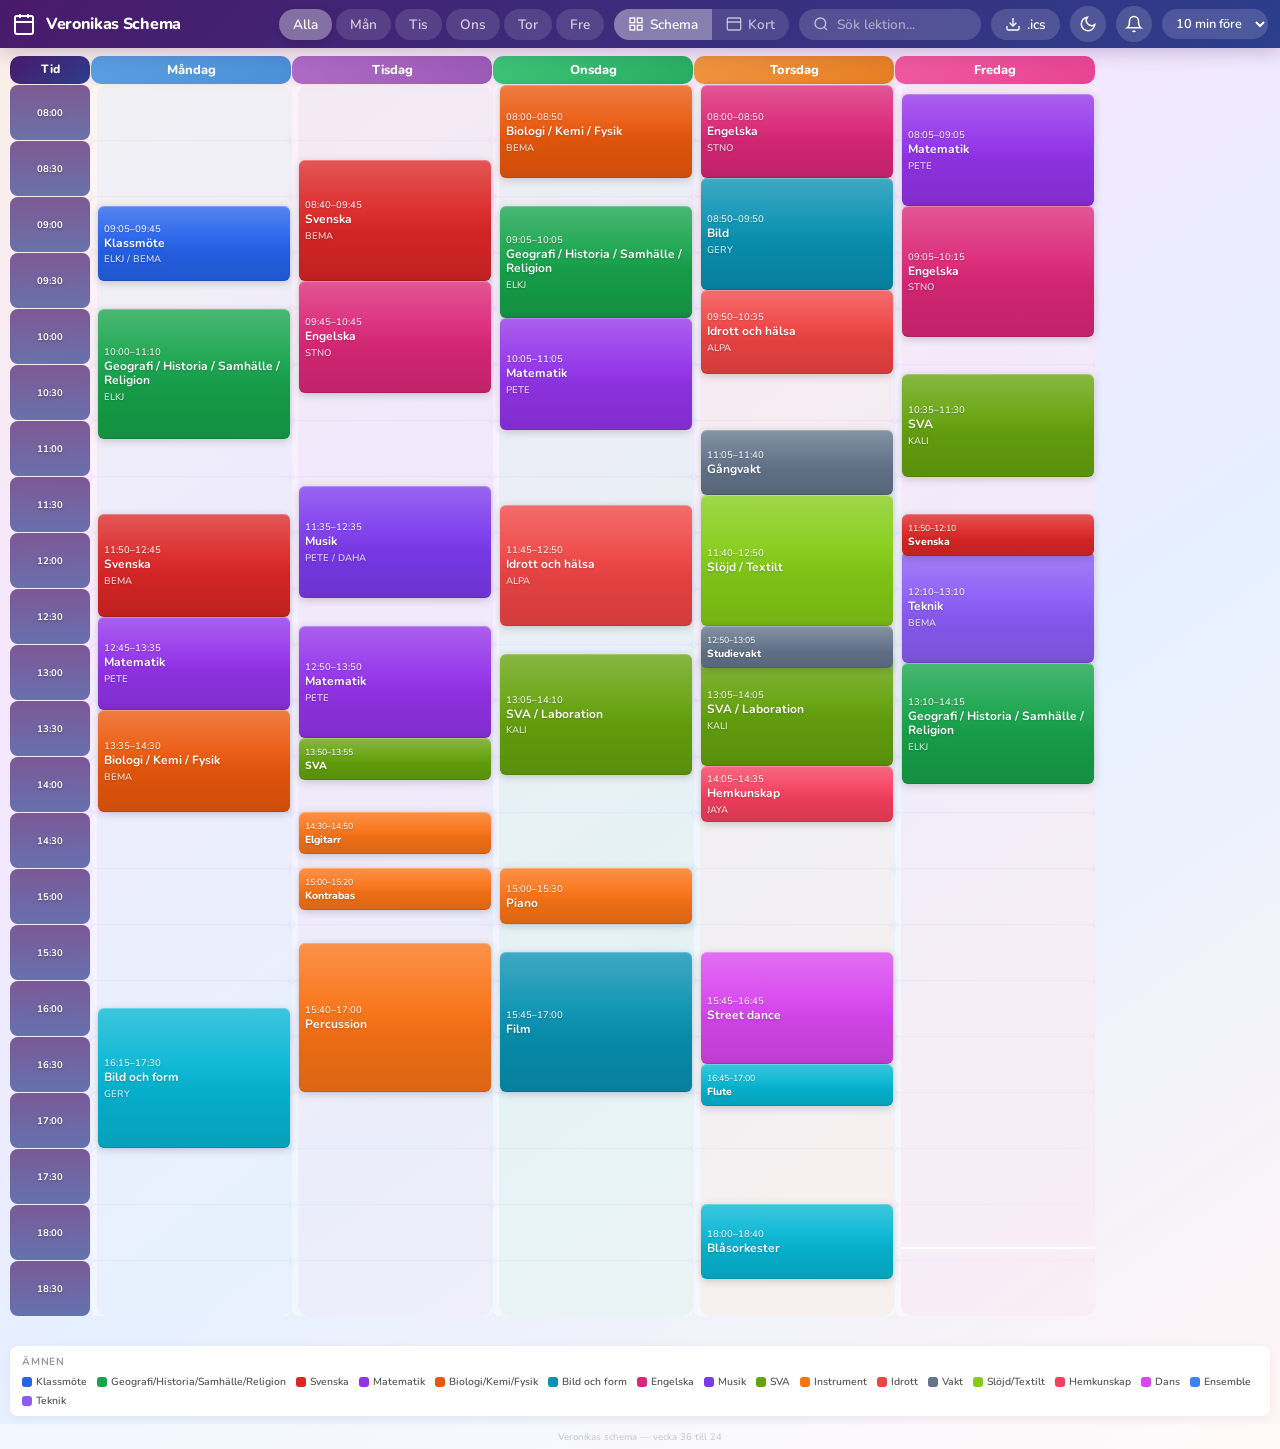
<file: index.html>
<!DOCTYPE html>
<html lang="sv">
<head>
  <meta charset="UTF-8">
  <meta name="viewport" content="width=device-width, initial-scale=1.0">
  <meta name="description" content="Veronikas veckoschema - interaktivt schema med grid- och kalkyläge">
  <title>Veronikas Veckoschema</title>
  <link rel="preconnect" href="https://fonts.googleapis.com">
  <link rel="preconnect" href="https://fonts.gstatic.com" crossorigin>
  <link href="https://fonts.googleapis.com/css2?family=Nunito:wght@400;600;700;800&display=swap" rel="stylesheet">
  <link rel="stylesheet" href="style.css">
  <link rel="manifest" href="manifest.json">
  <link rel="icon" type="image/svg+xml" href="data:image/svg+xml,<svg xmlns='http://www.w3.org/2000/svg' viewBox='0 0 100 100'><text y='.9em' font-size='90'>📅</text></svg>">
  <link rel="apple-touch-icon" href="icons/icon-192.png">
  <meta name="theme-color" content="#2c3e8c">
  <meta name="mobile-web-app-capable" content="yes">
  <meta name="apple-mobile-web-app-capable" content="yes">
  <meta name="apple-mobile-web-app-status-bar-style" content="default">
  <meta name="apple-mobile-web-app-title" content="VSchedule">
</head>
<body class="view-active grid" data-theme="light">
  <header class="header">
    <div class="header-title">
      <svg viewBox="0 0 24 24" fill="none" stroke="currentColor" stroke-width="2"><rect x="3" y="4" width="18" height="18" rx="2"/><path d="M16 2v4M8 2v4M3 10h18"/></svg>
      Veronikas Schema
    </div>
    <div class="header-controls">
      <div class="day-tabs">
        <button class="day-tab active" data-day="all" aria-pressed="true">Alla</button>
        <button class="day-tab" data-day="1" aria-pressed="false">Mån</button>
        <button class="day-tab" data-day="2" aria-pressed="false">Tis</button>
        <button class="day-tab" data-day="3" aria-pressed="false">Ons</button>
        <button class="day-tab" data-day="4" aria-pressed="false">Tor</button>
        <button class="day-tab" data-day="5" aria-pressed="false">Fre</button>
      </div>
      <div class="view-toggle">
        <button class="view-btn active" data-view="grid" aria-pressed="true">
          <svg viewBox="0 0 24 24" fill="none" stroke="currentColor" stroke-width="2"><rect x="3" y="3" width="7" height="7"/><rect x="14" y="3" width="7" height="7"/><rect x="3" y="14" width="7" height="7"/><rect x="14" y="14" width="7" height="7"/></svg>
          Schema
        </button>
        <button class="view-btn" data-view="cards" aria-pressed="false">
          <svg viewBox="0 0 24 24" fill="none" stroke="currentColor" stroke-width="2"><rect x="2" y="3" width="20" height="18" rx="2"/><path d="M2 9h20"/></svg>
          Kort
        </button>
      </div>
      <div class="search-box">
        <svg viewBox="0 0 24 24" fill="none" stroke="currentColor" stroke-width="2"><circle cx="11" cy="11" r="8"/><path d="M21 21l-4.35-4.35"/></svg>
        <input id="search-input" type="text" placeholder="Sök lektion..." />
      </div>
      <a class="ics-download" href="schedule.ics" download>
        <svg viewBox="0 0 24 24" fill="none" stroke="currentColor" stroke-width="2"><path d="M21 15v4a2 2 0 0 1-2 2H5a2 2 0 0 1-2-2v-4"/><polyline points="7 10 12 15 17 10"/><line x1="12" y1="15" x2="12" y2="3"/></svg>
        .ics
      </a>
      <button class="theme-toggle" id="theme-toggle">
        <svg viewBox="0 0 24 24" fill="none" stroke="currentColor" stroke-width="2"><path d="M21 12.79A9 9 0 1 1 11.21 3 7 7 0 0 0 21 12.79z"/></svg>
      </button>
      <button class="theme-toggle notif-bell" id="notif-bell" aria-pressed="false" title="Aktivera notiser">
        <svg viewBox="0 0 24 24" fill="none" stroke="currentColor" stroke-width="2"><path d="M18 8A6 6 0 0 0 6 8c0 7-3 9-3 9h18s-3-2-3-9"/><path d="M13.73 21a2 2 0 0 1-3.46 0"/></svg>
      </button>
      <select class="notif-lead" id="notif-lead" title="Påminnelse innan lektion">
        <option value="5">5 min före</option>
        <option value="10" selected>10 min före</option>
        <option value="15">15 min före</option>
        <option value="20">20 min före</option>
        <option value="30">30 min före</option>
      </select>
      <button class="theme-toggle install-btn" id="install-btn" style="display:none;" title="Installera appen">
        <svg viewBox="0 0 24 24" fill="none" stroke="currentColor" stroke-width="2"><path d="M21 15v4a2 2 0 0 1-2 2H5a2 2 0 0 1-2-2v-4"/><polyline points="7 10 12 15 17 10"/><line x1="12" y1="15" x2="12" y2="3"/></svg>
      </button>
    </div>
  </header>
  <main class="main">
    <div id="next-lesson-banner" class="next-lesson-banner" style="display:none;"></div>
    <div class="grid-view">
      <div class="timetable-wrapper">
        <div class="timetable"></div>
      </div>
    </div>
    <div class="cards-view">
      <div class="cards-container"></div>
    </div>
    <div class="legend">
      <div class="legend-title">Ämnen</div>
      <div class="legend-grid"></div>
    </div>
  </main>
  <footer class="footer">Veronikas schema — vecka 36 till 24</footer>
  <div id="notification-toast" class="notification-toast"></div>
  <script src="data.js"></script>
  <script src="app.js"></script>
  <script src="notifications.js"></script>
  <script>
    if ('serviceWorker' in navigator) {
      window.addEventListener('load', () => {
        navigator.serviceWorker.register('./sw.js').catch(err => {
          console.warn('Service worker registration failed:', err);
        });
      });
    }

    (function () {
      let deferredPrompt = null;
      const installBtn = document.getElementById('install-btn');
      if (!installBtn) return;

      window.addEventListener('beforeinstallprompt', event => {
        event.preventDefault();
        deferredPrompt = event;
        installBtn.style.display = '';
      });

      installBtn.addEventListener('click', async () => {
        if (!deferredPrompt) {
          showIosInstallHint();
          return;
        }
        deferredPrompt.prompt();
        const { outcome } = await deferredPrompt.userChoice;
        deferredPrompt = null;
        installBtn.style.display = 'none';
        console.log('Install outcome:', outcome);
      });

      function showIosInstallHint() {
        const toast = document.getElementById('notification-toast');
        if (toast) {
          toast.textContent = 'Tips: tryck Dela-knappen (kvadrat med pil upp) → "Lägg till på hemskärmen" för att installera VSchedule på iPhone.';
          toast.classList.add('show');
          clearTimeout(showIosInstallHint._t);
          showIosInstallHint._t = setTimeout(() => toast.classList.remove('show'), 6000);
        }
      }

      window.addEventListener('appinstalled', () => {
        installBtn.style.display = 'none';
      });
    })();
  </script>
</body>
</html>
</file>
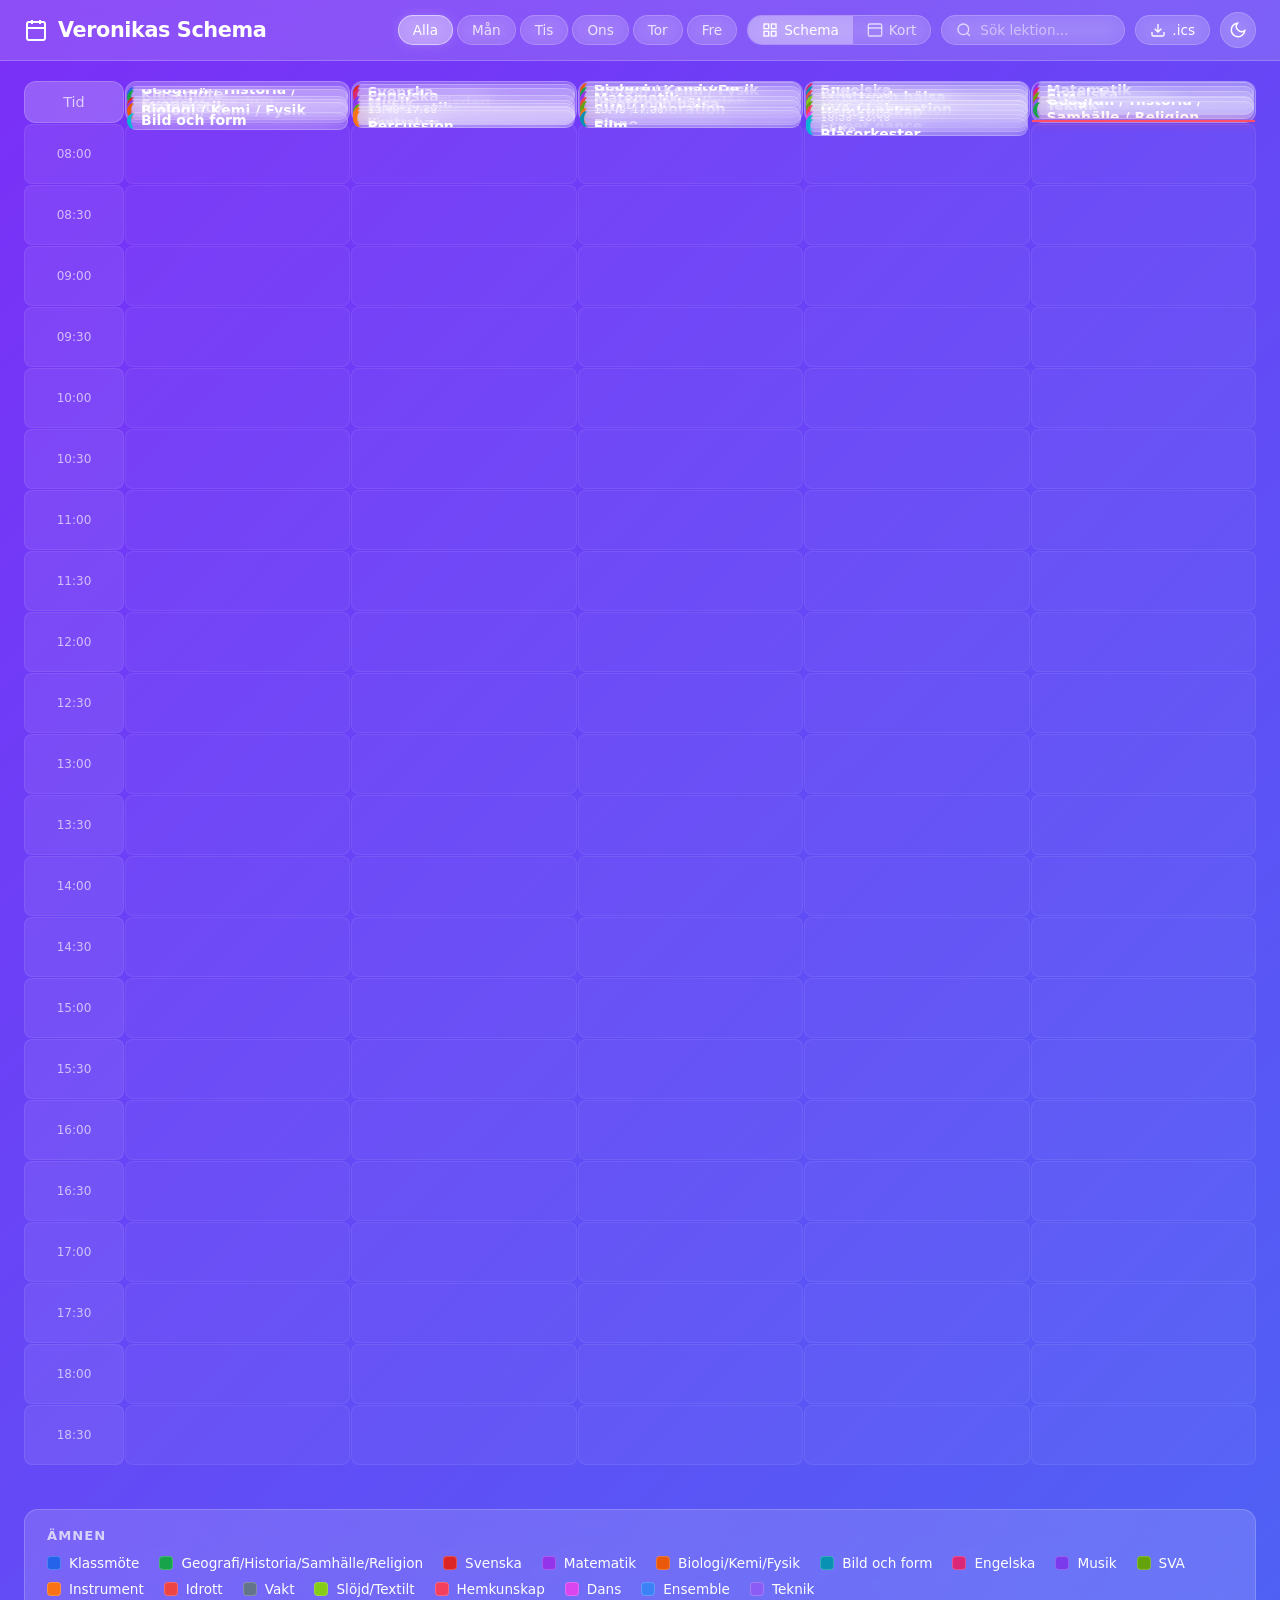
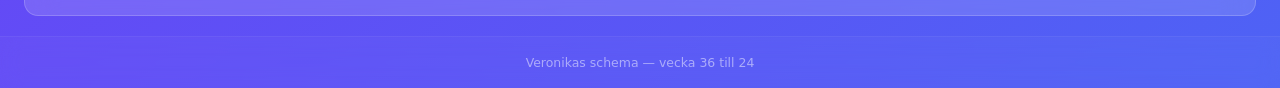
<file: concept-1.html>
<!DOCTYPE html>
<html lang="sv">
<head>
  <meta charset="UTF-8">
  <meta name="viewport" content="width=device-width, initial-scale=1.0">
  <title>Veronikas Schema — Concept 1: Glassmorphism</title>
  <style>
    :root {
      --slot-h: 60px;
      --time-col-w: 100px;
      --day-min-w: 220px;
    }

    * { margin: 0; padding: 0; box-sizing: border-box; }

    body {
      font-family: system-ui, -apple-system, sans-serif;
      background: linear-gradient(135deg, #7b2ff7, #2196f3, #00bcd4);
      background-size: 400% 400%;
      animation: gradientShift 12s ease infinite;
      color: #fff;
      min-height: 100vh;
      display: flex;
      flex-direction: column;
      overflow-x: hidden;
    }

    @keyframes gradientShift {
      0% { background-position: 0% 50%; }
      50% { background-position: 100% 50%; }
      100% { background-position: 0% 50%; }
    }

    /* ── Header ── */
    .header {
      position: sticky;
      top: 0;
      z-index: 100;
      display: flex;
      align-items: center;
      justify-content: space-between;
      padding: 12px 24px;
      background: rgba(255, 255, 255, 0.15);
      backdrop-filter: blur(20px);
      -webkit-backdrop-filter: blur(20px);
      border-bottom: 1px solid rgba(255, 255, 255, 0.2);
      flex-wrap: wrap;
      gap: 10px;
    }

    .header-title {
      display: flex;
      align-items: center;
      gap: 10px;
      font-size: 1.3rem;
      font-weight: 700;
      letter-spacing: -0.02em;
      white-space: nowrap;
    }

    .header-title svg {
      width: 24px;
      height: 24px;
    }

    .header-controls {
      display: flex;
      align-items: center;
      gap: 10px;
      flex-wrap: wrap;
    }

    .day-tabs {
      display: flex;
      gap: 4px;
    }

    .day-tab {
      background: rgba(255, 255, 255, 0.1);
      border: 1px solid rgba(255, 255, 255, 0.2);
      color: rgba(255, 255, 255, 0.8);
      padding: 6px 14px;
      border-radius: 20px;
      font-size: 0.85rem;
      cursor: pointer;
      transition: all 0.25s ease;
      backdrop-filter: blur(10px);
      font-family: inherit;
    }

    .day-tab:hover {
      background: rgba(255, 255, 255, 0.25);
      color: #fff;
    }

    .day-tab.active {
      background: rgba(255, 255, 255, 0.35);
      color: #fff;
      border-color: rgba(255, 255, 255, 0.5);
      box-shadow: 0 0 12px rgba(255, 255, 255, 0.15);
    }

    .view-toggle {
      display: flex;
      background: rgba(255, 255, 255, 0.1);
      border-radius: 20px;
      overflow: hidden;
      border: 1px solid rgba(255, 255, 255, 0.2);
      backdrop-filter: blur(10px);
    }

    .view-btn {
      display: flex;
      align-items: center;
      gap: 6px;
      background: transparent;
      border: none;
      color: rgba(255, 255, 255, 0.7);
      padding: 6px 14px;
      font-size: 0.85rem;
      cursor: pointer;
      transition: all 0.25s ease;
      font-family: inherit;
    }

    .view-btn svg {
      width: 16px;
      height: 16px;
    }

    .view-btn:hover { color: #fff; }

    .view-btn.active {
      background: rgba(255, 255, 255, 0.3);
      color: #fff;
    }

    .search-box {
      display: flex;
      align-items: center;
      gap: 8px;
      background: rgba(255, 255, 255, 0.12);
      border: 1px solid rgba(255, 255, 255, 0.2);
      border-radius: 20px;
      padding: 6px 14px;
      backdrop-filter: blur(10px);
    }

    .search-box svg {
      width: 16px;
      height: 16px;
      opacity: 0.7;
      flex-shrink: 0;
    }

    .search-box input {
      background: none;
      border: none;
      color: #fff;
      font-size: 0.85rem;
      outline: none;
      width: 130px;
      font-family: inherit;
    }

    .search-box input::placeholder { color: rgba(255, 255, 255, 0.5); }

    .ics-download {
      display: flex;
      align-items: center;
      gap: 6px;
      background: rgba(255, 255, 255, 0.12);
      border: 1px solid rgba(255, 255, 255, 0.2);
      color: #fff;
      text-decoration: none;
      padding: 6px 14px;
      border-radius: 20px;
      font-size: 0.85rem;
      transition: all 0.25s ease;
      backdrop-filter: blur(10px);
    }

    .ics-download svg {
      width: 16px;
      height: 16px;
    }

    .ics-download:hover {
      background: rgba(255, 255, 255, 0.28);
    }

    .theme-toggle {
      background: rgba(255, 255, 255, 0.12);
      border: 1px solid rgba(255, 255, 255, 0.2);
      color: #fff;
      width: 36px;
      height: 36px;
      border-radius: 50%;
      display: flex;
      align-items: center;
      justify-content: center;
      cursor: pointer;
      transition: all 0.25s ease;
      backdrop-filter: blur(10px);
    }

    .theme-toggle svg {
      width: 18px;
      height: 18px;
    }

    .theme-toggle:hover {
      background: rgba(255, 255, 255, 0.28);
    }

    /* ── Main ── */
    .main {
      flex: 1;
      padding: 20px 24px;
      position: relative;
    }

    /* ── Grid View ── */
    .grid-view {
      display: none;
    }

    body.view-active.grid .grid-view { display: block; }
    body.view-active.cards .grid-view { display: none; }

    .timetable-wrapper {
      overflow-x: auto;
      padding-bottom: 20px;
    }

    .timetable {
      display: grid;
      grid-template-columns: var(--time-col-w) repeat(5, minmax(var(--day-min-w), 1fr));
      gap: 1px;
      min-width: calc(var(--time-col-w) + 5 * var(--day-min-w));
    }

    .time-header,
    .day-header {
      background: rgba(255, 255, 255, 0.22);
      backdrop-filter: blur(14px);
      -webkit-backdrop-filter: blur(14px);
      padding: 12px 10px;
      font-weight: 700;
      font-size: 0.9rem;
      text-align: center;
      border: 1px solid rgba(255, 255, 255, 0.18);
      border-radius: 12px;
    }

    .time-header {
      color: rgba(255, 255, 255, 0.7);
      font-weight: 400;
    }

    .time-label {
      background: rgba(255, 255, 255, 0.08);
      padding: 8px;
      font-size: 0.75rem;
      color: rgba(255, 255, 255, 0.65);
      text-align: center;
      display: flex;
      align-items: center;
      justify-content: center;
      border: 1px solid rgba(255, 255, 255, 0.08);
      border-radius: 8px;
      min-height: var(--slot-h);
    }

    .grid-cell {
      background: rgba(255, 255, 255, 0.04);
      border: 1px solid rgba(255, 255, 255, 0.07);
      border-radius: 8px;
      min-height: var(--slot-h);
    }

    .day-column {
      position: relative;
      background: rgba(255, 255, 255, 0.03);
      border: 1px solid rgba(255, 255, 255, 0.06);
      border-radius: 10px;
    }

    .class-block {
      position: absolute;
      left: 4px;
      right: 4px;
      background: rgba(255, 255, 255, 0.18);
      backdrop-filter: blur(12px);
      -webkit-backdrop-filter: blur(12px);
      border: 1px solid rgba(255, 255, 255, 0.25);
      border-radius: 10px;
      padding: 8px 10px;
      overflow: hidden;
      display: flex;
      flex-direction: column;
      justify-content: center;
      gap: 2px;
      transition: all 0.3s ease;
      border-left: 4px solid var(--color, rgba(255, 255, 255, 0.5));
    }

    .class-block:hover {
      background: rgba(255, 255, 255, 0.3);
      box-shadow: 0 4px 24px rgba(0, 0, 0, 0.15);
      transform: translateY(-1px);
    }

    .class-block .time {
      font-size: 0.7rem;
      opacity: 0.8;
    }

    .class-block .subject {
      font-weight: 700;
      font-size: 0.88rem;
      line-height: 1.2;
    }

    .class-block .teacher {
      font-size: 0.75rem;
      opacity: 0.7;
    }

    .class-block.compact .subject {
      font-size: 0.78rem;
    }

    .now-indicator {
      position: absolute;
      left: 0;
      right: 0;
      height: 2px;
      background: #ff4d6a;
      box-shadow: 0 0 8px rgba(255, 77, 106, 0.7);
      z-index: 10;
      pointer-events: none;
    }

    /* ── Cards View ── */
    .cards-view {
      display: none;
    }

    body.view-active.cards .cards-view { display: block; }
    body.view-active.cards .grid-view { display: none; }

    .cards-container {
      display: grid;
      grid-template-columns: repeat(auto-fill, minmax(260px, 1fr));
      gap: 16px;
    }

    .class-card {
      background: rgba(255, 255, 255, 0.16);
      backdrop-filter: blur(16px);
      -webkit-backdrop-filter: blur(16px);
      border: 1px solid rgba(255, 255, 255, 0.2);
      border-radius: 14px;
      overflow: hidden;
      transition: all 0.3s ease;
    }

    .class-card:hover {
      background: rgba(255, 255, 255, 0.26);
      box-shadow: 0 8px 32px rgba(0, 0, 0, 0.15);
      transform: translateY(-2px);
    }

    .class-card .color-bar {
      height: 4px;
      border-radius: 0;
      background: var(--color, #888);
    }

    .class-card-content {
      padding: 16px;
      display: flex;
      flex-direction: column;
      gap: 6px;
    }

    .class-card-time {
      font-size: 0.78rem;
      opacity: 0.7;
    }

    .class-card-subject {
      font-size: 1.05rem;
      font-weight: 700;
    }

    .class-card-teacher {
      font-size: 0.82rem;
      opacity: 0.65;
    }

    /* ── Legend ── */
    .legend {
      background: rgba(255, 255, 255, 0.14);
      backdrop-filter: blur(16px);
      -webkit-backdrop-filter: blur(16px);
      border: 1px solid rgba(255, 255, 255, 0.18);
      border-radius: 14px;
      padding: 18px 22px;
      margin-top: 24px;
    }

    .legend-title {
      font-size: 0.82rem;
      text-transform: uppercase;
      letter-spacing: 0.08em;
      opacity: 0.7;
      margin-bottom: 12px;
      font-weight: 600;
    }

    .legend-grid {
      display: flex;
      flex-wrap: wrap;
      gap: 10px 20px;
    }

    .legend-item {
      display: flex;
      align-items: center;
      gap: 8px;
      font-size: 0.85rem;
    }

    .legend-color {
      width: 14px;
      height: 14px;
      border-radius: 4px;
      flex-shrink: 0;
      border: 1px solid rgba(255, 255, 255, 0.2);
    }

    /* ── Footer ── */
    .footer {
      text-align: center;
      padding: 18px 24px;
      font-size: 0.78rem;
      opacity: 0.5;
      background: rgba(255, 255, 255, 0.06);
      backdrop-filter: blur(10px);
      border-top: 1px solid rgba(255, 255, 255, 0.1);
    }

    /* ── Utilities ── */
    .hidden { display: none !important; }
    .dimmed { opacity: 0.25; }

    /* ── Dark theme overrides ── */
    body[data-theme="dark"] {
      background: linear-gradient(135deg, #1a0a3e, #0d1b3e, #0a2a2e);
    }

    body[data-theme="dark"] .header {
      background: rgba(0, 0, 0, 0.3);
      border-bottom-color: rgba(255, 255, 255, 0.1);
    }

    body[data-theme="dark"] .day-tab,
    body[data-theme="dark"] .view-toggle,
    body[data-theme="dark"] .search-box,
    body[data-theme="dark"] .ics-download,
    body[data-theme="dark"] .theme-toggle {
      background: rgba(0, 0, 0, 0.25);
      border-color: rgba(255, 255, 255, 0.1);
    }

    body[data-theme="dark"] .day-tab.active,
    body[data-theme="dark"] .view-btn.active {
      background: rgba(255, 255, 255, 0.12);
    }

    body[data-theme="dark"] .time-header,
    body[data-theme="dark"] .day-header {
      background: rgba(0, 0, 0, 0.3);
      border-color: rgba(255, 255, 255, 0.1);
    }

    body[data-theme="dark"] .time-label {
      background: rgba(0, 0, 0, 0.2);
    }

    body[data-theme="dark"] .grid-cell {
      background: rgba(0, 0, 0, 0.15);
      border-color: rgba(255, 255, 255, 0.05);
    }

    body[data-theme="dark"] .class-block {
      background: rgba(0, 0, 0, 0.35);
      border-color: rgba(255, 255, 255, 0.12);
    }

    body[data-theme="dark"] .class-block:hover {
      background: rgba(0, 0, 0, 0.5);
    }

    body[data-theme="dark"] .class-card {
      background: rgba(0, 0, 0, 0.35);
      border-color: rgba(255, 255, 255, 0.1);
    }

    body[data-theme="dark"] .legend {
      background: rgba(0, 0, 0, 0.3);
      border-color: rgba(255, 255, 255, 0.1);
    }

    /* ── Scrollbar ── */
    ::-webkit-scrollbar { width: 8px; height: 8px; }
    ::-webkit-scrollbar-track { background: rgba(255, 255, 255, 0.05); }
    ::-webkit-scrollbar-thumb {
      background: rgba(255, 255, 255, 0.2);
      border-radius: 4px;
    }
    ::-webkit-scrollbar-thumb:hover { background: rgba(255, 255, 255, 0.35); }
  </style>
</head>
<body class="view-active grid" data-theme="light">
  <header class="header">
    <div class="header-title">
      <svg viewBox="0 0 24 24" fill="none" stroke="currentColor" stroke-width="2"><rect x="3" y="4" width="18" height="18" rx="2"/><path d="M16 2v4M8 2v4M3 10h18"/></svg>
      Veronikas Schema
    </div>
    <div class="header-controls">
      <div class="day-tabs">
        <button class="day-tab active" data-day="all">Alla</button>
        <button class="day-tab" data-day="1">Mån</button>
        <button class="day-tab" data-day="2">Tis</button>
        <button class="day-tab" data-day="3">Ons</button>
        <button class="day-tab" data-day="4">Tor</button>
        <button class="day-tab" data-day="5">Fre</button>
      </div>
      <div class="view-toggle">
        <button class="view-btn active" data-view="grid">
          <svg viewBox="0 0 24 24" fill="none" stroke="currentColor" stroke-width="2"><rect x="3" y="3" width="7" height="7"/><rect x="14" y="3" width="7" height="7"/><rect x="3" y="14" width="7" height="7"/><rect x="14" y="14" width="7" height="7"/></svg>
          Schema
        </button>
        <button class="view-btn" data-view="cards">
          <svg viewBox="0 0 24 24" fill="none" stroke="currentColor" stroke-width="2"><rect x="2" y="3" width="20" height="18" rx="2"/><path d="M2 9h20"/></svg>
          Kort
        </button>
      </div>
      <div class="search-box">
        <svg viewBox="0 0 24 24" fill="none" stroke="currentColor" stroke-width="2"><circle cx="11" cy="11" r="8"/><path d="M21 21l-4.35-4.35"/></svg>
        <input id="search-input" type="text" placeholder="Sök lektion..." />
      </div>
      <a class="ics-download" href="schedule.ics" download>
        <svg viewBox="0 0 24 24" fill="none" stroke="currentColor" stroke-width="2"><path d="M21 15v4a2 2 0 0 1-2 2H5a2 2 0 0 1-2-2v-4"/><polyline points="7 10 12 15 17 10"/><line x1="12" y1="15" x2="12" y2="3"/></svg>
        .ics
      </a>
      <button class="theme-toggle" id="theme-toggle">
        <svg viewBox="0 0 24 24" fill="none" stroke="currentColor" stroke-width="2"><path d="M21 12.79A9 9 0 1 1 11.21 3 7 7 0 0 0 21 12.79z"/></svg>
      </button>
    </div>
  </header>
  <main class="main">
    <div class="grid-view">
      <div class="timetable-wrapper">
        <div class="timetable"></div>
      </div>
    </div>
    <div class="cards-view">
      <div class="cards-container"></div>
    </div>
    <div class="legend">
      <div class="legend-title">Ämnen</div>
      <div class="legend-grid"></div>
    </div>
  </main>
  <footer class="footer">Veronikas schema — vecka 36 till 24</footer>
  <script src="data.js"></script>
  <script src="app.js"></script>
</body>
</html>
</file>
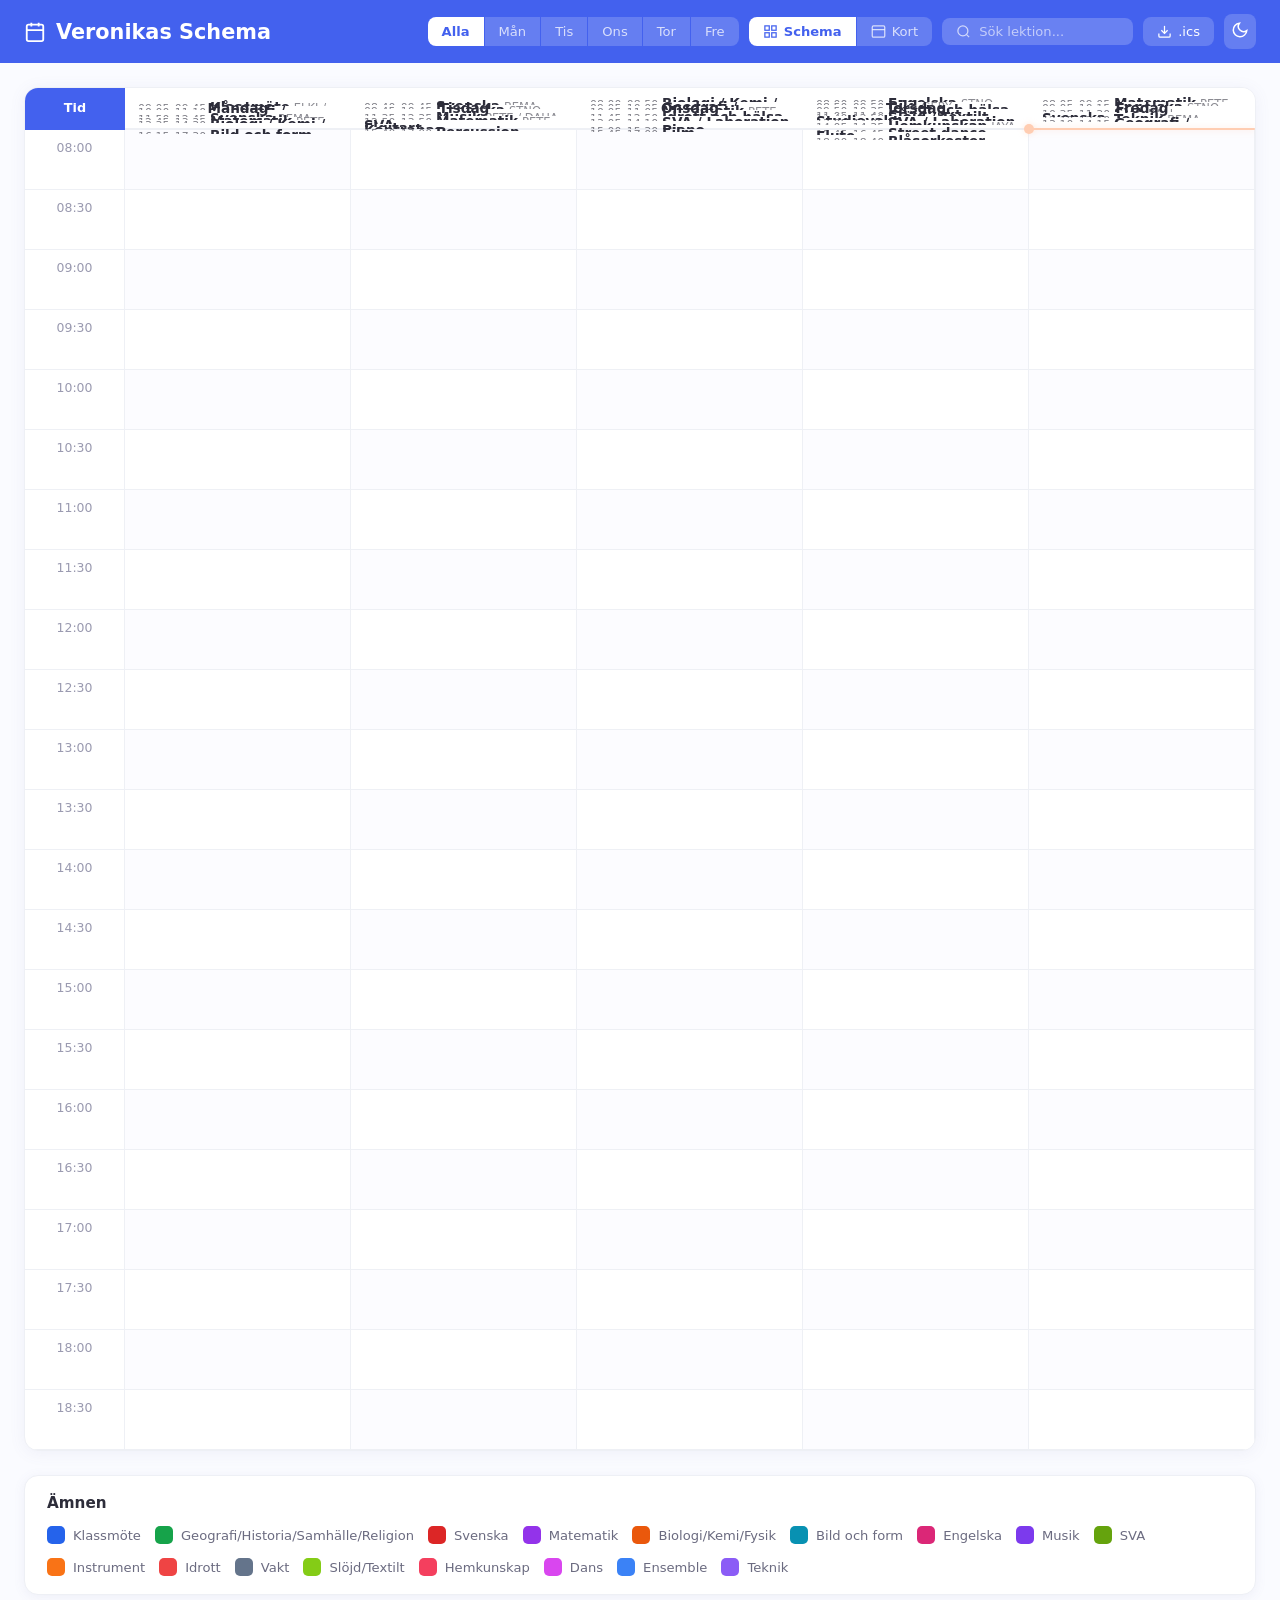
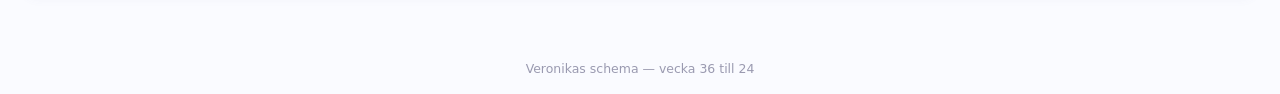
<file: concept-10.html>
<!DOCTYPE html>
<html lang="sv">
<head>
  <meta charset="UTF-8">
  <meta name="viewport" content="width=device-width, initial-scale=1.0">
  <title>Veronikas Schema — Pastel Clean</title>
  <style>
    :root {
      --slot-h: 60px;
      --time-col-w: 100px;
      --day-min-w: 220px;
      --bg: #fafbff;
      --pink: #ffb3c6;
      --blue: #a2d2ff;
      --green: #b8e0d2;
      --purple: #d5b8ff;
      --yellow: #fff3b0;
      --coral: #ffcdb2;
      --header-blue: #4361ee;
      --text: #2d2d3a;
      --text-mid: #6b6b80;
      --text-light: #9a9ab0;
      --border: #eef0f5;
      --shadow: rgba(100,100,160,0.08);
    }

    * { margin: 0; padding: 0; box-sizing: border-box; }

    body {
      font-family: system-ui, -apple-system, 'Segoe UI', sans-serif;
      background: var(--bg);
      color: var(--text);
      min-height: 100vh;
      font-weight: 400;
    }

    .hidden { display: none !important; }
    .dimmed { opacity: 0.25; }

    .header {
      background: var(--header-blue);
      color: #fff;
      padding: 14px 24px;
      display: flex;
      align-items: center;
      justify-content: space-between;
      flex-wrap: wrap;
      gap: 12px;
    }

    .header-title {
      font-size: 1.3rem;
      font-weight: 600;
      display: flex;
      align-items: center;
      gap: 10px;
    }

    .header-title svg {
      width: 22px;
      height: 22px;
    }

    .header-controls {
      display: flex;
      align-items: center;
      gap: 10px;
      flex-wrap: wrap;
    }

    .day-tabs {
      display: flex;
      gap: 1px;
    }

    .day-tab {
      background: rgba(255,255,255,0.18);
      color: rgba(255,255,255,0.75);
      border: none;
      padding: 7px 14px;
      cursor: pointer;
      font-family: inherit;
      font-size: 0.82rem;
      font-weight: 500;
      border-radius: 0;
      transition: all 0.2s;
    }

    .day-tab:first-child { border-radius: 8px 0 0 8px; }
    .day-tab:last-child { border-radius: 0 8px 8px 0; }

    .day-tab:hover {
      background: rgba(255,255,255,0.28);
      color: #fff;
    }

    .day-tab.active {
      background: #fff;
      color: var(--header-blue);
      font-weight: 600;
    }

    .view-toggle {
      display: flex;
      gap: 1px;
    }

    .view-btn {
      background: rgba(255,255,255,0.18);
      color: rgba(255,255,255,0.75);
      border: none;
      padding: 7px 14px;
      cursor: pointer;
      font-family: inherit;
      font-size: 0.82rem;
      font-weight: 500;
      display: flex;
      align-items: center;
      gap: 6px;
      transition: all 0.2s;
    }

    .view-btn:first-child { border-radius: 8px 0 0 8px; }
    .view-btn:last-child { border-radius: 0 8px 8px 0; }

    .view-btn svg { width: 15px; height: 15px; }

    .view-btn:hover {
      background: rgba(255,255,255,0.28);
      color: #fff;
    }

    .view-btn.active {
      background: #fff;
      color: var(--header-blue);
      font-weight: 600;
    }

    .search-box {
      display: flex;
      align-items: center;
      gap: 8px;
      background: rgba(255,255,255,0.2);
      border: none;
      border-radius: 8px;
      padding: 6px 14px;
    }

    .search-box svg { width: 15px; height: 15px; opacity: 0.7; }

    .search-box input {
      background: none;
      border: none;
      color: #fff;
      font-family: inherit;
      font-size: 0.82rem;
      font-weight: 500;
      outline: none;
      width: 140px;
    }

    .search-box input::placeholder { color: rgba(255,255,255,0.6); }

    .ics-download {
      color: #fff;
      background: rgba(255,255,255,0.18);
      border: none;
      border-radius: 8px;
      padding: 7px 14px;
      text-decoration: none;
      font-family: inherit;
      font-size: 0.82rem;
      font-weight: 500;
      display: flex;
      align-items: center;
      gap: 6px;
      transition: all 0.2s;
    }

    .ics-download svg { width: 15px; height: 15px; }
    .ics-download:hover { background: rgba(255,255,255,0.3); }

    .theme-toggle {
      background: rgba(255,255,255,0.18);
      color: #fff;
      border: none;
      border-radius: 8px;
      padding: 7px;
      cursor: pointer;
      transition: all 0.2s;
    }

    .theme-toggle svg { width: 18px; height: 18px; }
    .theme-toggle:hover { background: rgba(255,255,255,0.3); }

    .main {
      padding: 24px;
    }

    .timetable-wrapper {
      overflow-x: auto;
      border-radius: 14px;
      border: 1px solid var(--border);
      background: #fff;
      box-shadow: 0 2px 16px var(--shadow);
    }

    .timetable {
      display: grid;
      grid-template-columns: var(--time-col-w) repeat(5, minmax(var(--day-min-w), 1fr));
      position: relative;
      min-width: fit-content;
    }

    .time-header {
      background: var(--header-blue);
      padding: 12px;
      text-align: center;
      font-weight: 600;
      border-bottom: none;
      font-size: 0.8rem;
      color: #fff;
      border-radius: 0;
    }

    .day-header {
      background: #fff;
      padding: 12px;
      text-align: center;
      font-weight: 600;
      border-bottom: 2px solid var(--border);
      font-size: 0.85rem;
      color: var(--text);
    }

    .time-label {
      padding: 10px;
      text-align: center;
      border-right: 1px solid var(--border);
      border-bottom: 1px solid var(--border);
      color: var(--text-light);
      font-size: 0.78rem;
      font-weight: 500;
    }

    .grid-cell {
      border-bottom: 1px solid var(--border);
      border-right: 1px solid var(--border);
      background: #fff;
      min-height: var(--slot-h);
    }

    .grid-cell:nth-child(odd) {
      background: #fcfcff;
    }

    .day-column {
      position: relative;
    }

    .class-block {
      position: absolute;
      left: 5px;
      right: 5px;
      border-radius: 10px;
      padding: 7px 12px;
      font-size: 0.78rem;
      overflow: hidden;
      color: var(--text);
      cursor: pointer;
      transition: all 0.25s ease;
      border: none;
    }

    .class-block:hover {
      transform: translateY(-2px);
      box-shadow: 0 4px 14px rgba(100,100,160,0.15);
    }

    .class-block.compact .time,
    .class-block.compact .teacher { display: none; }

    .class-block .time {
      font-size: 0.68rem;
      opacity: 0.6;
      margin-bottom: 2px;
      font-weight: 500;
    }

    .class-block .subject {
      font-weight: 600;
      font-size: 0.85rem;
      line-height: 1.2;
      color: var(--text);
    }

    .class-block .teacher {
      font-size: 0.72rem;
      opacity: 0.55;
      margin-top: 2px;
      font-weight: 500;
    }

    .now-indicator {
      position: absolute;
      left: 0;
      right: 0;
      height: 2.5px;
      background: var(--coral);
      z-index: 20;
      pointer-events: none;
      border-radius: 2px;
      box-shadow: 0 0 6px rgba(255,205,178,0.5);
    }

    .now-indicator::before {
      content: '';
      position: absolute;
      left: -5px;
      top: -4px;
      width: 10px;
      height: 10px;
      background: var(--coral);
      border-radius: 50%;
      box-shadow: 0 0 6px rgba(255,205,178,0.4);
    }

    .cards-view { display: none; }

    .cards-container {
      display: grid;
      grid-template-columns: repeat(auto-fill, minmax(280px, 1fr));
      gap: 14px;
    }

    .class-card {
      background: #fff;
      border-radius: 12px;
      border: none;
      overflow: hidden;
      box-shadow: 0 2px 12px var(--shadow);
      transition: all 0.25s ease;
    }

    .class-card:hover {
      transform: translateY(-3px);
      box-shadow: 0 6px 20px rgba(100,100,160,0.12);
    }

    .class-card.color-bar {
      border-left: 5px solid currentColor;
    }

    .class-card-content { padding: 16px 18px; }

    .class-card-time {
      font-size: 0.75rem;
      color: var(--text-light);
      margin-bottom: 6px;
      font-weight: 500;
    }

    .class-card-subject {
      font-size: 1.05rem;
      font-weight: 600;
      color: var(--text);
      margin-bottom: 4px;
    }

    .class-card-teacher {
      font-size: 0.82rem;
      color: var(--text-mid);
      font-weight: 500;
    }

    .legend {
      margin-top: 24px;
      padding: 18px 22px;
      background: #fff;
      border-radius: 14px;
      border: 1px solid var(--border);
      box-shadow: 0 2px 12px var(--shadow);
    }

    .legend-title {
      font-weight: 600;
      font-size: 0.95rem;
      margin-bottom: 14px;
      color: var(--text);
    }

    .legend-grid {
      display: flex;
      flex-wrap: wrap;
      gap: 14px;
    }

    .legend-item {
      display: flex;
      align-items: center;
      gap: 8px;
      font-size: 0.82rem;
      font-weight: 500;
      color: var(--text-mid);
    }

    .legend-color {
      width: 18px;
      height: 18px;
      border-radius: 5px;
    }

    .footer {
      text-align: center;
      padding: 18px;
      font-size: 0.78rem;
      color: var(--text-light);
      margin-top: 24px;
      font-weight: 500;
    }

    @media (max-width: 768px) {
      .header { flex-direction: column; align-items: flex-start; }
      .header-controls { width: 100%; justify-content: flex-start; }
      .main { padding: 14px; }
    }
  </style>
</head>
<body class="view-active grid" data-theme="light">
  <header class="header">
    <div class="header-title">
      <svg viewBox="0 0 24 24" fill="none" stroke="currentColor" stroke-width="2"><rect x="3" y="4" width="18" height="18" rx="2"/><path d="M16 2v4M8 2v4M3 10h18"/></svg>
      Veronikas Schema
    </div>
    <div class="header-controls">
      <div class="day-tabs">
        <button class="day-tab active" data-day="all">Alla</button>
        <button class="day-tab" data-day="1">Mån</button>
        <button class="day-tab" data-day="2">Tis</button>
        <button class="day-tab" data-day="3">Ons</button>
        <button class="day-tab" data-day="4">Tor</button>
        <button class="day-tab" data-day="5">Fre</button>
      </div>
      <div class="view-toggle">
        <button class="view-btn active" data-view="grid">
          <svg viewBox="0 0 24 24" fill="none" stroke="currentColor" stroke-width="2"><rect x="3" y="3" width="7" height="7"/><rect x="14" y="3" width="7" height="7"/><rect x="3" y="14" width="7" height="7"/><rect x="14" y="14" width="7" height="7"/></svg>
          Schema
        </button>
        <button class="view-btn" data-view="cards">
          <svg viewBox="0 0 24 24" fill="none" stroke="currentColor" stroke-width="2"><rect x="2" y="3" width="20" height="18" rx="2"/><path d="M2 9h20"/></svg>
          Kort
        </button>
      </div>
      <div class="search-box">
        <svg viewBox="0 0 24 24" fill="none" stroke="currentColor" stroke-width="2"><circle cx="11" cy="11" r="8"/><path d="M21 21l-4.35-4.35"/></svg>
        <input id="search-input" type="text" placeholder="Sök lektion..." />
      </div>
      <a class="ics-download" href="schedule.ics" download>
        <svg viewBox="0 0 24 24" fill="none" stroke="currentColor" stroke-width="2"><path d="M21 15v4a2 2 0 0 1-2 2H5a2 2 0 0 1-2-2v-4"/><polyline points="7 10 12 15 17 10"/><line x1="12" y1="15" x2="12" y2="3"/></svg>
        .ics
      </a>
      <button class="theme-toggle" id="theme-toggle">
        <svg viewBox="0 0 24 24" fill="none" stroke="currentColor" stroke-width="2"><path d="M21 12.79A9 9 0 1 1 11.21 3 7 7 0 0 0 21 12.79z"/></svg>
      </button>
    </div>
  </header>
  <main class="main">
    <div class="grid-view">
      <div class="timetable-wrapper">
        <div class="timetable"></div>
      </div>
    </div>
    <div class="cards-view">
      <div class="cards-container"></div>
    </div>
    <div class="legend">
      <div class="legend-title">Ämnen</div>
      <div class="legend-grid"></div>
    </div>
  </main>
  <footer class="footer">Veronikas schema — vecka 36 till 24</footer>
  <script src="data.js"></script>
  <script src="app.js"></script>
</body>
</html>
</file>
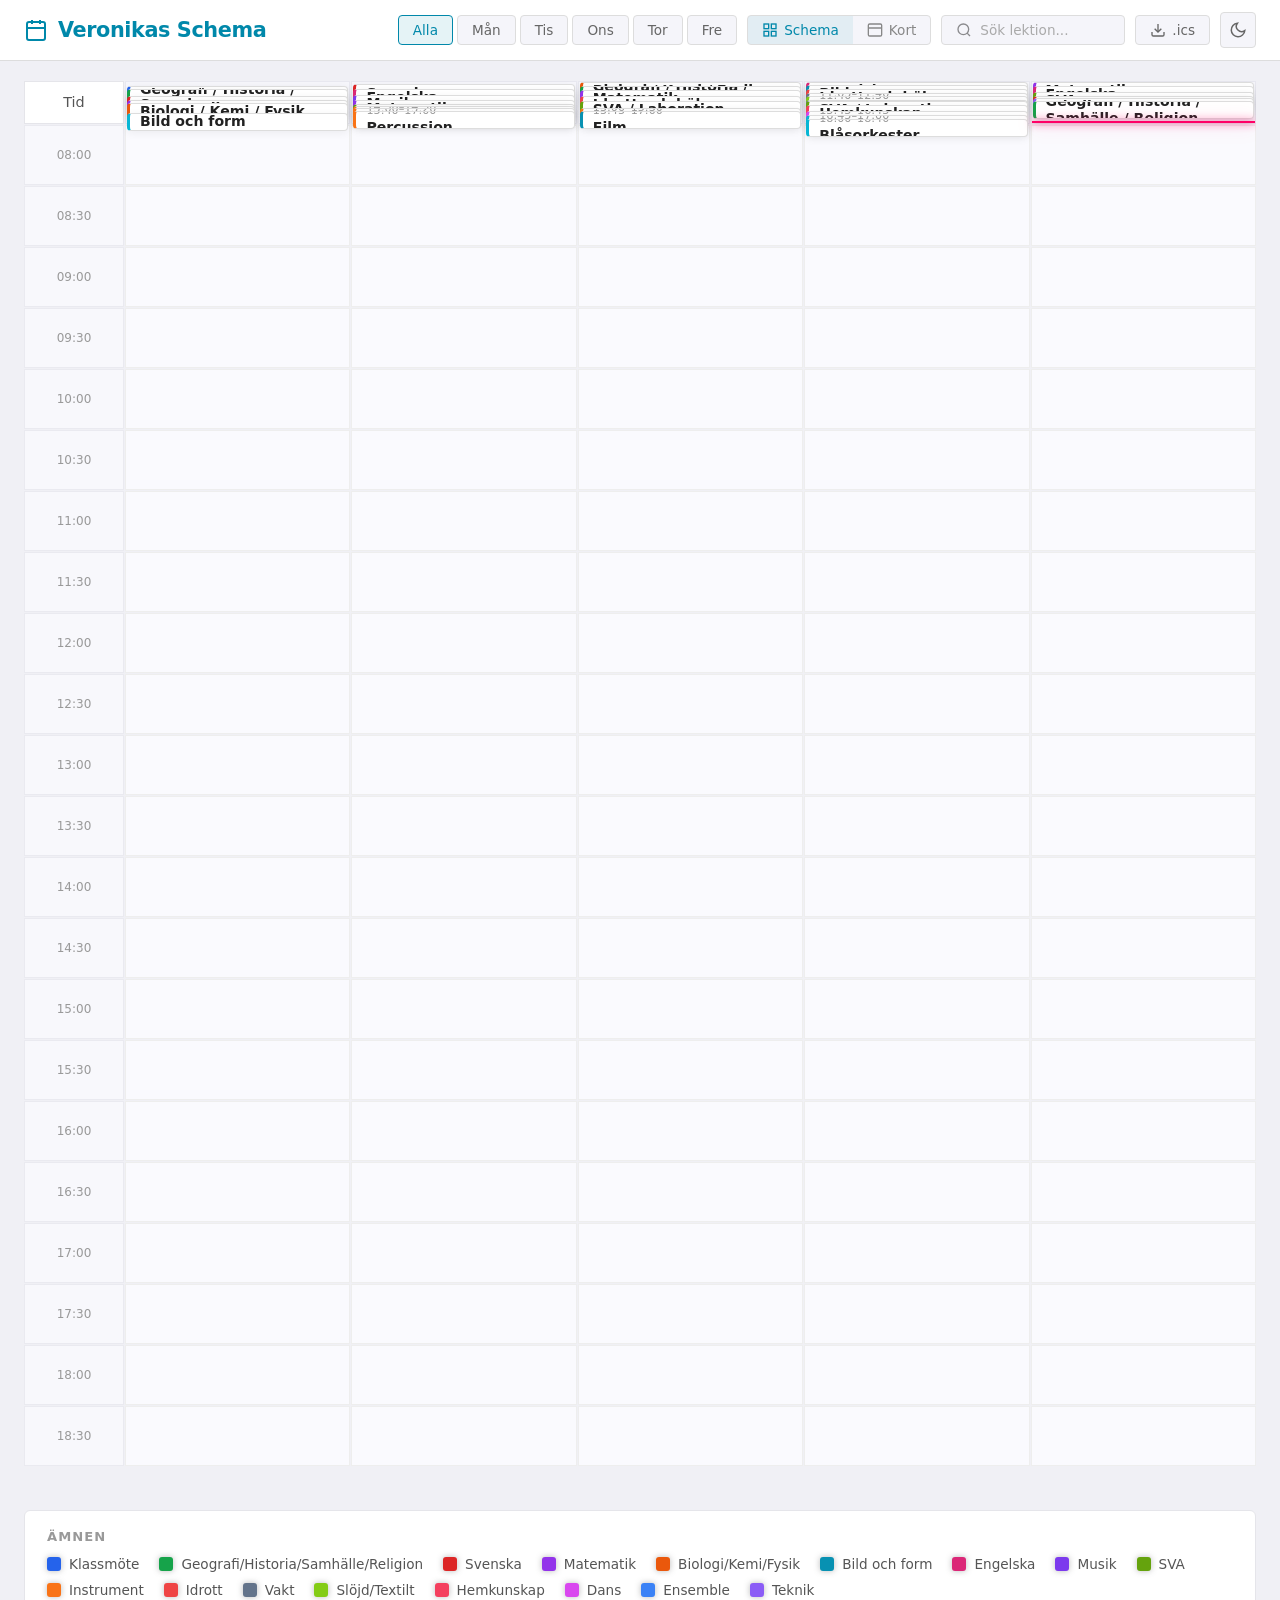
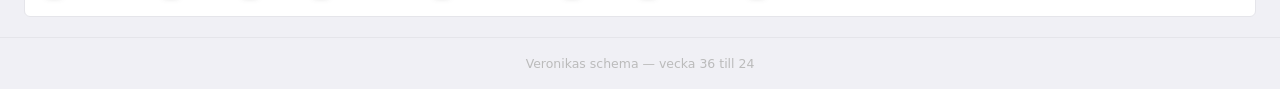
<file: concept-2.html>
<!DOCTYPE html>
<html lang="sv">
<head>
  <meta charset="UTF-8">
  <meta name="viewport" content="width=device-width, initial-scale=1.0">
  <title>Veronikas Schema — Concept 2: Neon Dark</title>
  <style>
    :root {
      --slot-h: 60px;
      --time-col-w: 100px;
      --day-min-w: 220px;
      --neon-cyan: #00f0ff;
      --neon-magenta: #ff00ff;
      --neon-lime: #39ff14;
      --neon-pink: #ff0066;
      --neon-blue: #0066ff;
    }

    * { margin: 0; padding: 0; box-sizing: border-box; }

    body {
      font-family: 'Segoe UI', system-ui, sans-serif;
      background: #0a0a0f;
      color: #e0e0e0;
      min-height: 100vh;
      display: flex;
      flex-direction: column;
      overflow-x: hidden;
    }

    /* ── Header ── */
    .header {
      position: sticky;
      top: 0;
      z-index: 100;
      display: flex;
      align-items: center;
      justify-content: space-between;
      padding: 12px 24px;
      background: #111118;
      border-bottom: 1px solid #1e1e2e;
      flex-wrap: wrap;
      gap: 10px;
    }

    .header-title {
      display: flex;
      align-items: center;
      gap: 10px;
      font-size: 1.3rem;
      font-weight: 700;
      letter-spacing: -0.02em;
      white-space: nowrap;
      color: var(--neon-cyan);
      text-shadow: 0 0 10px rgba(0, 240, 255, 0.5), 0 0 30px rgba(0, 240, 255, 0.2);
    }

    .header-title svg {
      width: 24px;
      height: 24px;
    }

    .header-controls {
      display: flex;
      align-items: center;
      gap: 10px;
      flex-wrap: wrap;
    }

    .day-tabs {
      display: flex;
      gap: 4px;
    }

    .day-tab {
      background: #16161f;
      border: 1px solid #2a2a3a;
      color: #888;
      padding: 6px 14px;
      border-radius: 4px;
      font-size: 0.85rem;
      cursor: pointer;
      transition: all 0.2s ease;
      font-family: inherit;
    }

    .day-tab:hover {
      color: #ccc;
      border-color: #444;
    }

    .day-tab.active {
      background: rgba(0, 240, 255, 0.1);
      color: var(--neon-cyan);
      border-color: var(--neon-cyan);
      box-shadow: 0 0 8px rgba(0, 240, 255, 0.3), inset 0 0 8px rgba(0, 240, 255, 0.05);
    }

    .view-toggle {
      display: flex;
      background: #16161f;
      border-radius: 4px;
      overflow: hidden;
      border: 1px solid #2a2a3a;
    }

    .view-btn {
      display: flex;
      align-items: center;
      gap: 6px;
      background: transparent;
      border: none;
      color: #666;
      padding: 6px 14px;
      font-size: 0.85rem;
      cursor: pointer;
      transition: all 0.2s ease;
      font-family: inherit;
    }

    .view-btn svg {
      width: 16px;
      height: 16px;
    }

    .view-btn:hover { color: #aaa; }

    .view-btn.active {
      background: rgba(0, 240, 255, 0.08);
      color: var(--neon-cyan);
    }

    .search-box {
      display: flex;
      align-items: center;
      gap: 8px;
      background: #16161f;
      border: 1px solid #2a2a3a;
      border-radius: 4px;
      padding: 6px 14px;
    }

    .search-box svg {
      width: 16px;
      height: 16px;
      opacity: 0.5;
      flex-shrink: 0;
    }

    .search-box input {
      background: none;
      border: none;
      color: #e0e0e0;
      font-size: 0.85rem;
      outline: none;
      width: 130px;
      font-family: inherit;
    }

    .search-box input::placeholder { color: #555; }

    .ics-download {
      display: flex;
      align-items: center;
      gap: 6px;
      background: #16161f;
      border: 1px solid #2a2a3a;
      color: #aaa;
      text-decoration: none;
      padding: 6px 14px;
      border-radius: 4px;
      font-size: 0.85rem;
      transition: all 0.2s ease;
    }

    .ics-download svg {
      width: 16px;
      height: 16px;
    }

    .ics-download:hover {
      color: var(--neon-cyan);
      border-color: var(--neon-cyan);
      box-shadow: 0 0 8px rgba(0, 240, 255, 0.2);
    }

    .theme-toggle {
      background: #16161f;
      border: 1px solid #2a2a3a;
      color: #aaa;
      width: 36px;
      height: 36px;
      border-radius: 4px;
      display: flex;
      align-items: center;
      justify-content: center;
      cursor: pointer;
      transition: all 0.2s ease;
    }

    .theme-toggle svg {
      width: 18px;
      height: 18px;
    }

    .theme-toggle:hover {
      color: var(--neon-magenta);
      border-color: var(--neon-magenta);
      box-shadow: 0 0 8px rgba(255, 0, 255, 0.2);
    }

    /* ── Main ── */
    .main {
      flex: 1;
      padding: 20px 24px;
      position: relative;
    }

    /* ── Grid View ── */
    .grid-view {
      display: none;
    }

    body.view-active.grid .grid-view { display: block; }
    body.view-active.cards .grid-view { display: none; }

    .timetable-wrapper {
      overflow-x: auto;
      padding-bottom: 20px;
    }

    .timetable {
      display: grid;
      grid-template-columns: var(--time-col-w) repeat(5, minmax(var(--day-min-w), 1fr));
      gap: 1px;
      min-width: calc(var(--time-col-w) + 5 * var(--day-min-w));
    }

    .time-header,
    .day-header {
      background: #111118;
      padding: 12px 10px;
      font-weight: 700;
      font-size: 0.9rem;
      text-align: center;
      border: 1px solid #1e1e2e;
    }

    .day-header {
      border-bottom: 2px solid var(--neon-cyan);
      box-shadow: 0 2px 12px rgba(0, 240, 255, 0.15);
    }

    .time-header {
      color: #555;
      font-weight: 400;
    }

    .time-label {
      background: #0e0e16;
      padding: 8px;
      font-size: 0.75rem;
      color: #4a4a5a;
      text-align: center;
      display: flex;
      align-items: center;
      justify-content: center;
      border: 1px solid #1a1a28;
      min-height: var(--slot-h);
    }

    .grid-cell {
      background: #0c0c14;
      border: 1px solid #151520;
      min-height: var(--slot-h);
    }

    .day-column {
      position: relative;
      background: #0d0d15;
      border: 1px solid #181825;
    }

    .class-block {
      position: absolute;
      left: 4px;
      right: 4px;
      background: #12121c;
      border: 1px solid var(--color, #444);
      border-radius: 4px;
      padding: 8px 10px;
      overflow: hidden;
      display: flex;
      flex-direction: column;
      justify-content: center;
      gap: 2px;
      transition: all 0.25s ease;
      border-left: 3px solid var(--color, #444);
      box-shadow: 0 0 6px color-mix(in srgb, var(--color, #444) 30%, transparent);
    }

    .class-block:hover {
      box-shadow: 0 0 16px color-mix(in srgb, var(--color, #00f0ff) 50%, transparent),
                  inset 0 0 12px color-mix(in srgb, var(--color, #00f0ff) 10%, transparent);
      border-color: var(--color, #00f0ff);
      background: #18182a;
    }

    .class-block .time {
      font-size: 0.7rem;
      color: #666;
    }

    .class-block .subject {
      font-weight: 700;
      font-size: 0.88rem;
      line-height: 1.2;
      color: var(--color, #00f0ff);
      text-shadow: 0 0 8px color-mix(in srgb, var(--color, #00f0ff) 40%, transparent);
    }

    .class-block .teacher {
      font-size: 0.75rem;
      color: #555;
    }

    .class-block.compact .subject {
      font-size: 0.78rem;
    }

    .now-indicator {
      position: absolute;
      left: 0;
      right: 0;
      height: 2px;
      background: var(--neon-pink);
      box-shadow: 0 0 8px var(--neon-pink), 0 0 20px rgba(255, 0, 102, 0.4);
      z-index: 10;
      pointer-events: none;
    }

    /* ── Cards View ── */
    .cards-view {
      display: none;
    }

    body.view-active.cards .cards-view { display: block; }
    body.view-active.cards .grid-view { display: none; }

    .cards-container {
      display: grid;
      grid-template-columns: repeat(auto-fill, minmax(260px, 1fr));
      gap: 14px;
    }

    .class-card {
      background: #111118;
      border: 1px solid #1e1e2e;
      border-radius: 6px;
      overflow: hidden;
      transition: all 0.25s ease;
    }

    .class-card:hover {
      border-color: var(--color, var(--neon-cyan));
      box-shadow: 0 0 16px color-mix(in srgb, var(--color, #00f0ff) 30%, transparent);
    }

    .class-card .color-bar {
      height: 3px;
      background: var(--color, #444);
      box-shadow: 0 0 8px color-mix(in srgb, var(--color, #00f0ff) 50%, transparent);
    }

    .class-card-content {
      padding: 16px;
      display: flex;
      flex-direction: column;
      gap: 6px;
    }

    .class-card-time {
      font-size: 0.78rem;
      color: #555;
    }

    .class-card-subject {
      font-size: 1.05rem;
      font-weight: 700;
      color: var(--color, var(--neon-cyan));
      text-shadow: 0 0 6px color-mix(in srgb, var(--color, #00f0ff) 30%, transparent);
    }

    .class-card-teacher {
      font-size: 0.82rem;
      color: #555;
    }

    /* ── Legend ── */
    .legend {
      background: #111118;
      border: 1px solid #1e1e2e;
      border-radius: 6px;
      padding: 18px 22px;
      margin-top: 24px;
    }

    .legend-title {
      font-size: 0.82rem;
      text-transform: uppercase;
      letter-spacing: 0.08em;
      color: #555;
      margin-bottom: 12px;
      font-weight: 600;
    }

    .legend-grid {
      display: flex;
      flex-wrap: wrap;
      gap: 10px 20px;
    }

    .legend-item {
      display: flex;
      align-items: center;
      gap: 8px;
      font-size: 0.85rem;
      color: #aaa;
    }

    .legend-color {
      width: 14px;
      height: 14px;
      border-radius: 3px;
      flex-shrink: 0;
      box-shadow: 0 0 6px color-mix(in srgb, currentColor 40%, transparent);
    }

    /* ── Footer ── */
    .footer {
      text-align: center;
      padding: 18px 24px;
      font-size: 0.78rem;
      color: #333;
      border-top: 1px solid #151520;
    }

    /* ── Utilities ── */
    .hidden { display: none !important; }
    .dimmed { opacity: 0.25; }

    /* ── Light theme overrides ── */
    body[data-theme="light"] {
      background: #f0f0f5;
      color: #222;
    }

    body[data-theme="light"] .header {
      background: #fff;
      border-bottom-color: #ddd;
    }

    body[data-theme="light"] .header-title {
      color: #0088aa;
      text-shadow: none;
    }

    body[data-theme="light"] .day-tab {
      background: #f5f5fa;
      border-color: #ddd;
      color: #666;
    }

    body[data-theme="light"] .day-tab.active {
      background: rgba(0, 136, 170, 0.1);
      color: #0088aa;
      border-color: #0088aa;
      box-shadow: none;
    }

    body[data-theme="light"] .view-toggle {
      background: #f5f5fa;
      border-color: #ddd;
    }

    body[data-theme="light"] .view-btn { color: #888; }
    body[data-theme="light"] .view-btn.active { color: #0088aa; background: rgba(0, 136, 170, 0.08); }

    body[data-theme="light"] .search-box {
      background: #f5f5fa;
      border-color: #ddd;
    }

    body[data-theme="light"] .search-box input { color: #222; }
    body[data-theme="light"] .search-box input::placeholder { color: #aaa; }

    body[data-theme="light"] .ics-download {
      background: #f5f5fa;
      border-color: #ddd;
      color: #666;
    }

    body[data-theme="light"] .theme-toggle {
      background: #f5f5fa;
      border-color: #ddd;
      color: #666;
    }

    body[data-theme="light"] .time-header,
    body[data-theme="light"] .day-header {
      background: #fff;
      border-color: #e5e5ea;
    }

    body[data-theme="light"] .day-header {
      border-bottom-color: #0088aa;
      box-shadow: none;
    }

    body[data-theme="light"] .time-label {
      background: #f8f8fc;
      border-color: #eaeaf0;
      color: #999;
    }

    body[data-theme="light"] .grid-cell {
      background: #fafafe;
      border-color: #eee;
    }

    body[data-theme="light"] .day-column {
      background: #f6f6fb;
      border-color: #e8e8f0;
    }

    body[data-theme="light"] .class-block {
      background: #fff;
      border-color: #ddd;
      border-left-color: var(--color, #888);
      box-shadow: 0 2px 8px rgba(0, 0, 0, 0.06);
    }

    body[data-theme="light"] .class-block:hover {
      box-shadow: 0 4px 16px rgba(0, 0, 0, 0.1);
    }

    body[data-theme="light"] .class-block .time { color: #999; }
    body[data-theme="light"] .class-block .subject { color: #222; text-shadow: none; }
    body[data-theme="light"] .class-block .teacher { color: #888; }

    body[data-theme="light"] .class-card {
      background: #fff;
      border-color: #e5e5ea;
    }

    body[data-theme="light"] .class-card-subject { color: #222; text-shadow: none; }
    body[data-theme="light"] .class-card-time { color: #999; }
    body[data-theme="light"] .class-card-teacher { color: #888; }

    body[data-theme="light"] .legend {
      background: #fff;
      border-color: #e5e5ea;
    }

    body[data-theme="light"] .legend-title { color: #999; }
    body[data-theme="light"] .legend-item { color: #555; }

    body[data-theme="light"] .footer {
      color: #bbb;
      border-top-color: #e5e5ea;
    }

    body[data-theme="light"] ::-webkit-scrollbar-track { background: #f0f0f5; }
    body[data-theme="light"] ::-webkit-scrollbar-thumb { background: #ccc; }

    /* ── Scrollbar ── */
    ::-webkit-scrollbar { width: 8px; height: 8px; }
    ::-webkit-scrollbar-track { background: #0a0a0f; }
    ::-webkit-scrollbar-thumb { background: #2a2a3a; border-radius: 4px; }
    ::-webkit-scrollbar-thumb:hover { background: #3a3a4a; }
  </style>
</head>
<body class="view-active grid" data-theme="dark">
  <header class="header">
    <div class="header-title">
      <svg viewBox="0 0 24 24" fill="none" stroke="currentColor" stroke-width="2"><rect x="3" y="4" width="18" height="18" rx="2"/><path d="M16 2v4M8 2v4M3 10h18"/></svg>
      Veronikas Schema
    </div>
    <div class="header-controls">
      <div class="day-tabs">
        <button class="day-tab active" data-day="all">Alla</button>
        <button class="day-tab" data-day="1">Mån</button>
        <button class="day-tab" data-day="2">Tis</button>
        <button class="day-tab" data-day="3">Ons</button>
        <button class="day-tab" data-day="4">Tor</button>
        <button class="day-tab" data-day="5">Fre</button>
      </div>
      <div class="view-toggle">
        <button class="view-btn active" data-view="grid">
          <svg viewBox="0 0 24 24" fill="none" stroke="currentColor" stroke-width="2"><rect x="3" y="3" width="7" height="7"/><rect x="14" y="3" width="7" height="7"/><rect x="3" y="14" width="7" height="7"/><rect x="14" y="14" width="7" height="7"/></svg>
          Schema
        </button>
        <button class="view-btn" data-view="cards">
          <svg viewBox="0 0 24 24" fill="none" stroke="currentColor" stroke-width="2"><rect x="2" y="3" width="20" height="18" rx="2"/><path d="M2 9h20"/></svg>
          Kort
        </button>
      </div>
      <div class="search-box">
        <svg viewBox="0 0 24 24" fill="none" stroke="currentColor" stroke-width="2"><circle cx="11" cy="11" r="8"/><path d="M21 21l-4.35-4.35"/></svg>
        <input id="search-input" type="text" placeholder="Sök lektion..." />
      </div>
      <a class="ics-download" href="schedule.ics" download>
        <svg viewBox="0 0 24 24" fill="none" stroke="currentColor" stroke-width="2"><path d="M21 15v4a2 2 0 0 1-2 2H5a2 2 0 0 1-2-2v-4"/><polyline points="7 10 12 15 17 10"/><line x1="12" y1="15" x2="12" y2="3"/></svg>
        .ics
      </a>
      <button class="theme-toggle" id="theme-toggle">
        <svg viewBox="0 0 24 24" fill="none" stroke="currentColor" stroke-width="2"><path d="M21 12.79A9 9 0 1 1 11.21 3 7 7 0 0 0 21 12.79z"/></svg>
      </button>
    </div>
  </header>
  <main class="main">
    <div class="grid-view">
      <div class="timetable-wrapper">
        <div class="timetable"></div>
      </div>
    </div>
    <div class="cards-view">
      <div class="cards-container"></div>
    </div>
    <div class="legend">
      <div class="legend-title">Ämnen</div>
      <div class="legend-grid"></div>
    </div>
  </main>
  <footer class="footer">Veronikas schema — vecka 36 till 24</footer>
  <script src="data.js"></script>
  <script src="app.js"></script>
</body>
</html>
</file>
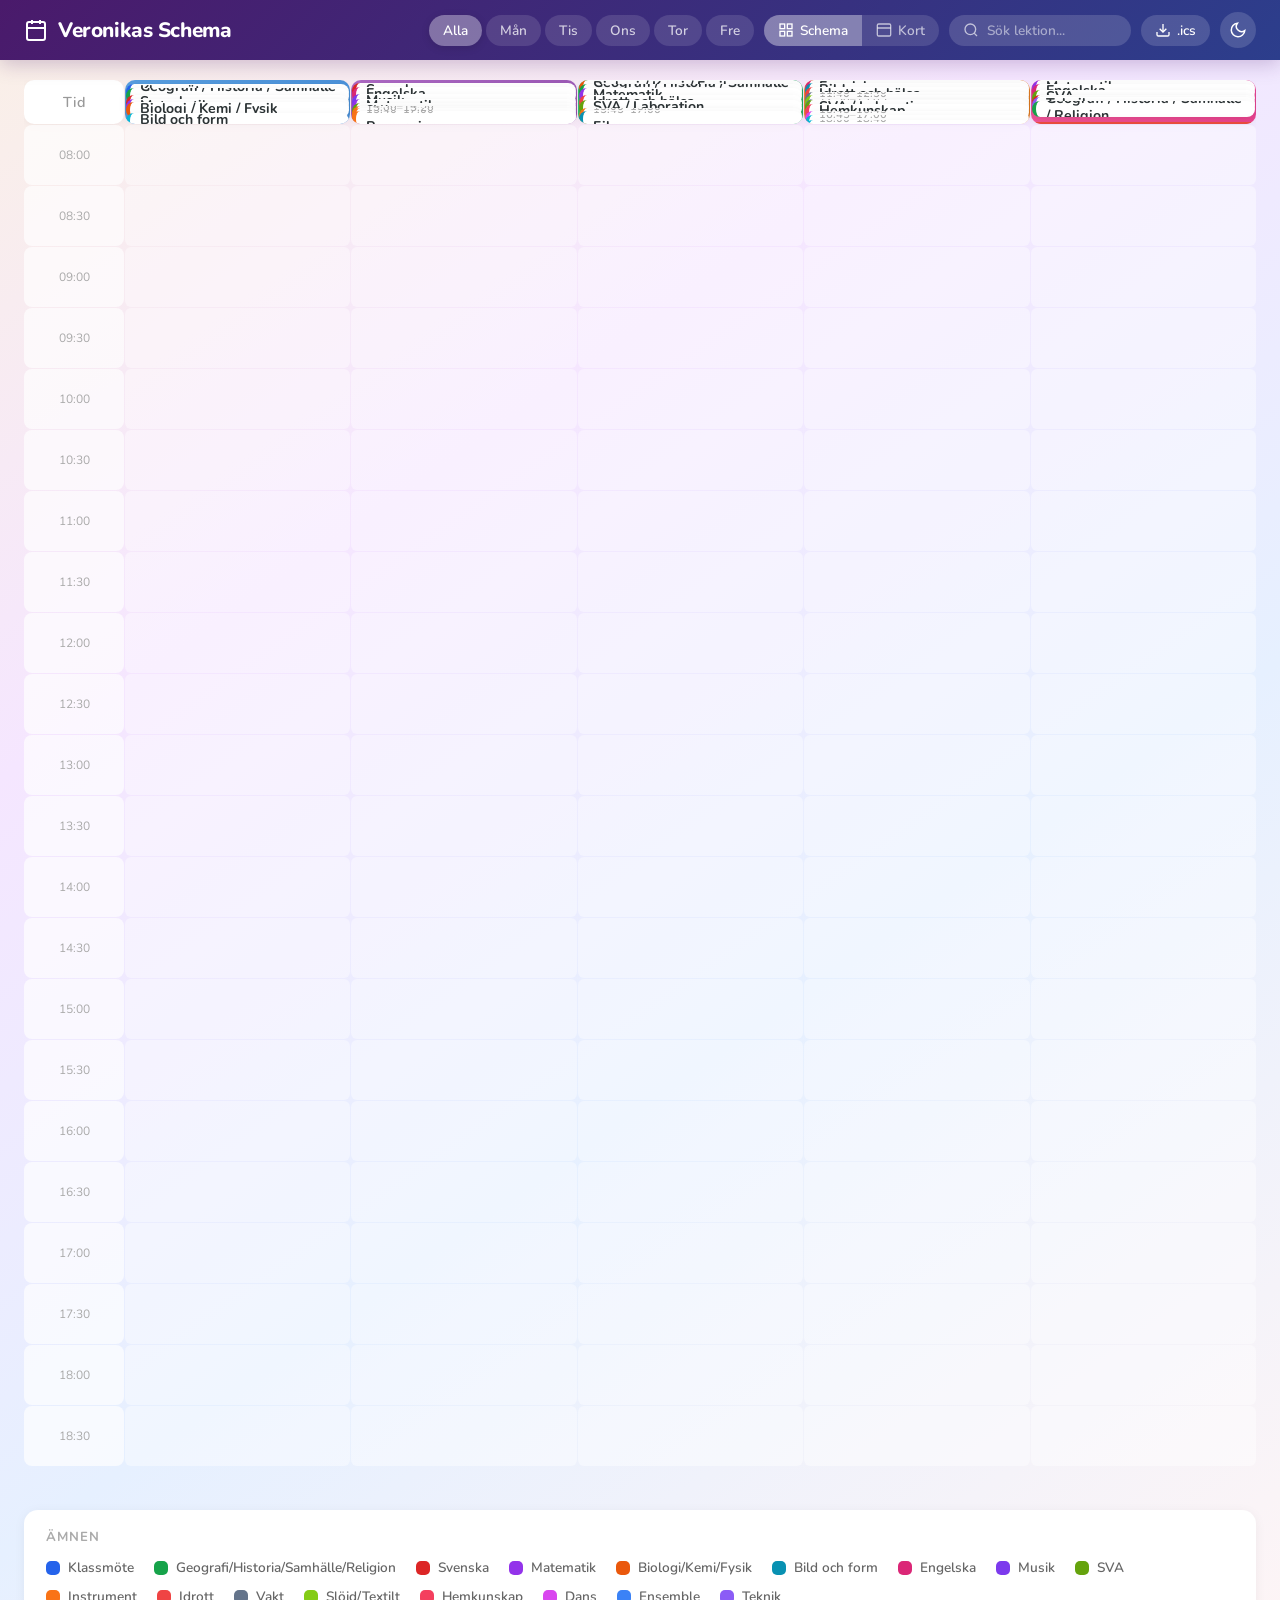
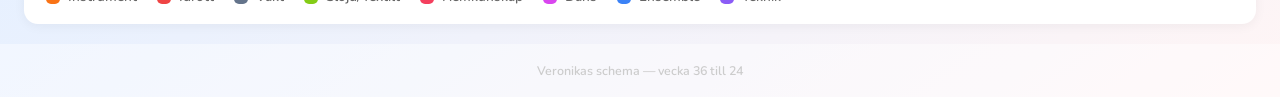
<file: concept-3.html>
<!DOCTYPE html>
<html lang="sv">
<head>
  <meta charset="UTF-8">
  <meta name="viewport" content="width=device-width, initial-scale=1.0">
  <title>Veronikas Schema — Concept 3: Gradient Mesh</title>
  <link rel="preconnect" href="https://fonts.googleapis.com">
  <link rel="preconnect" href="https://fonts.gstatic.com" crossorigin>
  <link href="https://fonts.googleapis.com/css2?family=Nunito:wght@400;600;700;800&display=swap" rel="stylesheet">
  <style>
    :root {
      --slot-h: 60px;
      --time-col-w: 100px;
      --day-min-w: 220px;
      --day-mon: #4a90d9;
      --day-tue: #9b59b6;
      --day-wed: #27ae60;
      --day-thu: #e67e22;
      --day-fri: #e84393;
    }

    * { margin: 0; padding: 0; box-sizing: border-box; }

    body {
      font-family: 'Nunito', system-ui, -apple-system, sans-serif;
      background: linear-gradient(145deg, #faf0e6 0%, #f5e6ff 30%, #e6f0ff 60%, #fff5f5 100%);
      color: #2d3436;
      min-height: 100vh;
      display: flex;
      flex-direction: column;
      overflow-x: hidden;
    }

    /* ── Header ── */
    .header {
      position: sticky;
      top: 0;
      z-index: 100;
      display: flex;
      align-items: center;
      justify-content: space-between;
      padding: 12px 24px;
      background: linear-gradient(135deg, #4a1a6b, #2c3e8c);
      color: #fff;
      flex-wrap: wrap;
      gap: 10px;
      box-shadow: 0 4px 20px rgba(74, 26, 107, 0.25);
    }

    .header-title {
      display: flex;
      align-items: center;
      gap: 10px;
      font-size: 1.3rem;
      font-weight: 800;
      letter-spacing: -0.02em;
      white-space: nowrap;
    }

    .header-title svg {
      width: 24px;
      height: 24px;
    }

    .header-controls {
      display: flex;
      align-items: center;
      gap: 10px;
      flex-wrap: wrap;
    }

    .day-tabs {
      display: flex;
      gap: 4px;
    }

    .day-tab {
      background: rgba(255, 255, 255, 0.12);
      border: none;
      color: rgba(255, 255, 255, 0.75);
      padding: 6px 14px;
      border-radius: 20px;
      font-size: 0.85rem;
      cursor: pointer;
      transition: all 0.25s ease;
      font-family: inherit;
      font-weight: 600;
    }

    .day-tab:hover {
      background: rgba(255, 255, 255, 0.22);
      color: #fff;
    }

    .day-tab.active {
      background: rgba(255, 255, 255, 0.35);
      color: #fff;
      box-shadow: 0 2px 8px rgba(0, 0, 0, 0.12);
    }

    .view-toggle {
      display: flex;
      background: rgba(255, 255, 255, 0.12);
      border-radius: 20px;
      overflow: hidden;
    }

    .view-btn {
      display: flex;
      align-items: center;
      gap: 6px;
      background: transparent;
      border: none;
      color: rgba(255, 255, 255, 0.65);
      padding: 6px 14px;
      font-size: 0.85rem;
      cursor: pointer;
      transition: all 0.25s ease;
      font-family: inherit;
      font-weight: 600;
    }

    .view-btn svg {
      width: 16px;
      height: 16px;
    }

    .view-btn:hover { color: #fff; }

    .view-btn.active {
      background: rgba(255, 255, 255, 0.3);
      color: #fff;
    }

    .search-box {
      display: flex;
      align-items: center;
      gap: 8px;
      background: rgba(255, 255, 255, 0.15);
      border: none;
      border-radius: 20px;
      padding: 6px 14px;
    }

    .search-box svg {
      width: 16px;
      height: 16px;
      opacity: 0.65;
      flex-shrink: 0;
    }

    .search-box input {
      background: none;
      border: none;
      color: #fff;
      font-size: 0.85rem;
      outline: none;
      width: 130px;
      font-family: inherit;
      font-weight: 600;
    }

    .search-box input::placeholder { color: rgba(255, 255, 255, 0.5); }

    .ics-download {
      display: flex;
      align-items: center;
      gap: 6px;
      background: rgba(255, 255, 255, 0.15);
      border: none;
      color: #fff;
      text-decoration: none;
      padding: 6px 14px;
      border-radius: 20px;
      font-size: 0.85rem;
      font-weight: 600;
      transition: all 0.25s ease;
    }

    .ics-download svg {
      width: 16px;
      height: 16px;
    }

    .ics-download:hover {
      background: rgba(255, 255, 255, 0.28);
    }

    .theme-toggle {
      background: rgba(255, 255, 255, 0.15);
      border: none;
      color: #fff;
      width: 36px;
      height: 36px;
      border-radius: 50%;
      display: flex;
      align-items: center;
      justify-content: center;
      cursor: pointer;
      transition: all 0.25s ease;
    }

    .theme-toggle svg {
      width: 18px;
      height: 18px;
    }

    .theme-toggle:hover {
      background: rgba(255, 255, 255, 0.28);
    }

    /* ── Main ── */
    .main {
      flex: 1;
      padding: 20px 24px;
      position: relative;
    }

    /* ── Grid View ── */
    .grid-view {
      display: none;
    }

    body.view-active.grid .grid-view { display: block; }
    body.view-active.cards .grid-view { display: none; }

    .timetable-wrapper {
      overflow-x: auto;
      padding-bottom: 20px;
    }

    .timetable {
      display: grid;
      grid-template-columns: var(--time-col-w) repeat(5, minmax(var(--day-min-w), 1fr));
      gap: 1px;
      min-width: calc(var(--time-col-w) + 5 * var(--day-min-w));
    }

    .time-header,
    .day-header {
      background: #fff;
      padding: 12px 10px;
      font-weight: 700;
      font-size: 0.9rem;
      text-align: center;
      border-radius: 10px;
      box-shadow: 0 2px 8px rgba(0, 0, 0, 0.04);
    }

    .day-header {
      color: #fff;
    }

    .day-header[data-day="1"] { background: linear-gradient(135deg, #5a9fe0, #4a90d9); }
    .day-header[data-day="2"] { background: linear-gradient(135deg, #b06cc6, #9b59b6); }
    .day-header[data-day="3"] { background: linear-gradient(135deg, #3dc478, #27ae60); }
    .day-header[data-day="4"] { background: linear-gradient(135deg, #f09540, #e67e22); }
    .day-header[data-day="5"] { background: linear-gradient(135deg, #f05a9f, #e84393); }

    .time-header {
      color: #999;
      font-weight: 600;
    }

    .time-label {
      background: rgba(255, 255, 255, 0.7);
      padding: 8px;
      font-size: 0.75rem;
      color: #aaa;
      text-align: center;
      display: flex;
      align-items: center;
      justify-content: center;
      border-radius: 8px;
      min-height: var(--slot-h);
    }

    .grid-cell {
      background: rgba(255, 255, 255, 0.4);
      border-radius: 6px;
      min-height: var(--slot-h);
    }

    .day-column {
      position: relative;
      border-radius: 10px;
      overflow: hidden;
    }

    .day-column[data-day="1"] { background: rgba(74, 144, 217, 0.06); }
    .day-column[data-day="2"] { background: rgba(155, 89, 182, 0.06); }
    .day-column[data-day="3"] { background: rgba(39, 174, 96, 0.06); }
    .day-column[data-day="4"] { background: rgba(230, 126, 34, 0.06); }
    .day-column[data-day="5"] { background: rgba(232, 67, 147, 0.06); }

    .class-block {
      position: absolute;
      left: 5px;
      right: 5px;
      background: #fff;
      border-radius: 12px;
      padding: 8px 10px;
      overflow: hidden;
      display: flex;
      flex-direction: column;
      justify-content: center;
      gap: 2px;
      transition: all 0.25s ease;
      box-shadow: 0 2px 10px rgba(0, 0, 0, 0.06);
      border-left: 4px solid var(--color, #ccc);
    }

    .class-block:hover {
      box-shadow: 0 6px 20px rgba(0, 0, 0, 0.1);
      transform: translateY(-1px);
    }

    .class-block .time {
      font-size: 0.7rem;
      color: #aaa;
      font-weight: 600;
    }

    .class-block .subject {
      font-weight: 700;
      font-size: 0.88rem;
      line-height: 1.2;
      color: #2d3436;
    }

    .class-block .teacher {
      font-size: 0.75rem;
      color: #999;
      font-weight: 600;
    }

    .class-block.compact .subject {
      font-size: 0.78rem;
    }

    .now-indicator {
      position: absolute;
      left: 0;
      right: 0;
      height: 2px;
      background: #e74c3c;
      border-radius: 1px;
      box-shadow: 0 0 6px rgba(231, 76, 60, 0.5);
      z-index: 10;
      pointer-events: none;
    }

    /* ── Cards View ── */
    .cards-view {
      display: none;
    }

    body.view-active.cards .cards-view { display: block; }
    body.view-active.cards .grid-view { display: none; }

    .cards-container {
      display: grid;
      grid-template-columns: repeat(auto-fill, minmax(260px, 1fr));
      gap: 16px;
    }

    .class-card {
      background: #fff;
      border-radius: 14px;
      overflow: hidden;
      transition: all 0.25s ease;
      box-shadow: 0 2px 12px rgba(0, 0, 0, 0.06);
      border: 1px solid rgba(0, 0, 0, 0.04);
    }

    .class-card:hover {
      box-shadow: 0 8px 28px rgba(0, 0, 0, 0.1);
      transform: translateY(-2px);
    }

    .class-card .color-bar {
      height: 5px;
      border-radius: 0;
    }

    .class-card-content {
      padding: 16px;
      display: flex;
      flex-direction: column;
      gap: 6px;
    }

    .class-card-time {
      font-size: 0.78rem;
      color: #aaa;
      font-weight: 600;
    }

    .class-card-subject {
      font-size: 1.05rem;
      font-weight: 700;
      color: #2d3436;
    }

    .class-card-teacher {
      font-size: 0.82rem;
      color: #999;
      font-weight: 600;
    }

    /* ── Legend ── */
    .legend {
      background: #fff;
      border-radius: 14px;
      padding: 18px 22px;
      margin-top: 24px;
      box-shadow: 0 2px 12px rgba(0, 0, 0, 0.05);
    }

    .legend-title {
      font-size: 0.82rem;
      text-transform: uppercase;
      letter-spacing: 0.08em;
      color: #aaa;
      margin-bottom: 12px;
      font-weight: 700;
    }

    .legend-grid {
      display: flex;
      flex-wrap: wrap;
      gap: 10px 20px;
    }

    .legend-item {
      display: flex;
      align-items: center;
      gap: 8px;
      font-size: 0.85rem;
      color: #666;
      font-weight: 600;
    }

    .legend-color {
      width: 14px;
      height: 14px;
      border-radius: 5px;
      flex-shrink: 0;
    }

    /* ── Footer ── */
    .footer {
      text-align: center;
      padding: 18px 24px;
      font-size: 0.78rem;
      color: #ccc;
      background: rgba(255, 255, 255, 0.4);
      font-weight: 600;
    }

    /* ── Utilities ── */
    .hidden { display: none !important; }
    .dimmed { opacity: 0.25; }

    /* ── Dark theme overrides ── */
    body[data-theme="dark"] {
      background: linear-gradient(145deg, #1a1a2e 0%, #16213e 30%, #1a1a2e 60%, #0f0f23 100%);
      color: #e0e0e0;
    }

    body[data-theme="dark"] .header {
      background: linear-gradient(135deg, #2d1545, #1a2550);
      box-shadow: 0 4px 20px rgba(0, 0, 0, 0.3);
    }

    body[data-theme="dark"] .day-tab {
      background: rgba(255, 255, 255, 0.06);
      color: rgba(255, 255, 255, 0.5);
    }

    body[data-theme="dark"] .day-tab.active {
      background: rgba(255, 255, 255, 0.12);
      color: #fff;
    }

    body[data-theme="dark"] .view-toggle {
      background: rgba(255, 255, 255, 0.06);
    }

    body[data-theme="dark"] .view-btn { color: rgba(255, 255, 255, 0.5); }
    body[data-theme="dark"] .view-btn.active { background: rgba(255, 255, 255, 0.1); color: #fff; }

    body[data-theme="dark"] .search-box {
      background: rgba(255, 255, 255, 0.08);
    }

    body[data-theme="dark"] .search-box input { color: #eee; }
    body[data-theme="dark"] .search-box input::placeholder { color: rgba(255, 255, 255, 0.3); }

    body[data-theme="dark"] .ics-download {
      background: rgba(255, 255, 255, 0.08);
    }

    body[data-theme="dark"] .theme-toggle {
      background: rgba(255, 255, 255, 0.08);
    }

    body[data-theme="dark"] .time-header,
    body[data-theme="dark"] .day-header {
      background: #1e1e30;
      color: #eee;
      box-shadow: 0 2px 8px rgba(0, 0, 0, 0.2);
    }

    body[data-theme="dark"] .day-header[data-day="1"] { background: linear-gradient(135deg, #3a6faa, #2d5a8a); }
    body[data-theme="dark"] .day-header[data-day="2"] { background: linear-gradient(135deg, #7a3c92, #5e2d75); }
    body[data-theme="dark"] .day-header[data-day="3"] { background: linear-gradient(135deg, #1e8a50, #167040); }
    body[data-theme="dark"] .day-header[data-day="4"] { background: linear-gradient(135deg, #b86520, #955018); }
    body[data-theme="dark"] .day-header[data-day="5"] { background: linear-gradient(135deg, #b83570, #902858); }

    body[data-theme="dark"] .time-header { color: #555; }
    body[data-theme="dark"] .time-label { background: rgba(255, 255, 255, 0.04); color: #666; }
    body[data-theme="dark"] .grid-cell { background: rgba(255, 255, 255, 0.03); }

    body[data-theme="dark"] .day-column[data-day="1"] { background: rgba(74, 144, 217, 0.04); }
    body[data-theme="dark"] .day-column[data-day="2"] { background: rgba(155, 89, 182, 0.04); }
    body[data-theme="dark"] .day-column[data-day="3"] { background: rgba(39, 174, 96, 0.04); }
    body[data-theme="dark"] .day-column[data-day="4"] { background: rgba(230, 126, 34, 0.04); }
    body[data-theme="dark"] .day-column[data-day="5"] { background: rgba(232, 67, 147, 0.04); }

    body[data-theme="dark"] .class-block {
      background: #1e1e30;
      box-shadow: 0 2px 10px rgba(0, 0, 0, 0.2);
    }

    body[data-theme="dark"] .class-block .time { color: #666; }
    body[data-theme="dark"] .class-block .subject { color: #eee; }
    body[data-theme="dark"] .class-block .teacher { color: #777; }

    body[data-theme="dark"] .class-card {
      background: #1e1e30;
      border-color: rgba(255, 255, 255, 0.05);
      box-shadow: 0 2px 12px rgba(0, 0, 0, 0.2);
    }

    body[data-theme="dark"] .class-card-subject { color: #eee; }
    body[data-theme="dark"] .class-card-time { color: #666; }
    body[data-theme="dark"] .class-card-teacher { color: #777; }

    body[data-theme="dark"] .legend {
      background: #1e1e30;
      box-shadow: 0 2px 12px rgba(0, 0, 0, 0.2);
    }

    body[data-theme="dark"] .legend-title { color: #666; }
    body[data-theme="dark"] .legend-item { color: #aaa; }

    body[data-theme="dark"] .footer {
      background: rgba(0, 0, 0, 0.2);
      color: #555;
    }

    /* ── Scrollbar ── */
    ::-webkit-scrollbar { width: 8px; height: 8px; }
    ::-webkit-scrollbar-track { background: rgba(0, 0, 0, 0.03); }
    ::-webkit-scrollbar-thumb { background: rgba(0, 0, 0, 0.12); border-radius: 4px; }
    ::-webkit-scrollbar-thumb:hover { background: rgba(0, 0, 0, 0.2); }
    body[data-theme="dark"] ::-webkit-scrollbar-track { background: rgba(255, 255, 255, 0.02); }
    body[data-theme="dark"] ::-webkit-scrollbar-thumb { background: rgba(255, 255, 255, 0.1); }
    body[data-theme="dark"] ::-webkit-scrollbar-thumb:hover { background: rgba(255, 255, 255, 0.18); }
  </style>
</head>
<body class="view-active grid" data-theme="light">
  <header class="header">
    <div class="header-title">
      <svg viewBox="0 0 24 24" fill="none" stroke="currentColor" stroke-width="2"><rect x="3" y="4" width="18" height="18" rx="2"/><path d="M16 2v4M8 2v4M3 10h18"/></svg>
      Veronikas Schema
    </div>
    <div class="header-controls">
      <div class="day-tabs">
        <button class="day-tab active" data-day="all">Alla</button>
        <button class="day-tab" data-day="1">Mån</button>
        <button class="day-tab" data-day="2">Tis</button>
        <button class="day-tab" data-day="3">Ons</button>
        <button class="day-tab" data-day="4">Tor</button>
        <button class="day-tab" data-day="5">Fre</button>
      </div>
      <div class="view-toggle">
        <button class="view-btn active" data-view="grid">
          <svg viewBox="0 0 24 24" fill="none" stroke="currentColor" stroke-width="2"><rect x="3" y="3" width="7" height="7"/><rect x="14" y="3" width="7" height="7"/><rect x="3" y="14" width="7" height="7"/><rect x="14" y="14" width="7" height="7"/></svg>
          Schema
        </button>
        <button class="view-btn" data-view="cards">
          <svg viewBox="0 0 24 24" fill="none" stroke="currentColor" stroke-width="2"><rect x="2" y="3" width="20" height="18" rx="2"/><path d="M2 9h20"/></svg>
          Kort
        </button>
      </div>
      <div class="search-box">
        <svg viewBox="0 0 24 24" fill="none" stroke="currentColor" stroke-width="2"><circle cx="11" cy="11" r="8"/><path d="M21 21l-4.35-4.35"/></svg>
        <input id="search-input" type="text" placeholder="Sök lektion..." />
      </div>
      <a class="ics-download" href="schedule.ics" download>
        <svg viewBox="0 0 24 24" fill="none" stroke="currentColor" stroke-width="2"><path d="M21 15v4a2 2 0 0 1-2 2H5a2 2 0 0 1-2-2v-4"/><polyline points="7 10 12 15 17 10"/><line x1="12" y1="15" x2="12" y2="3"/></svg>
        .ics
      </a>
      <button class="theme-toggle" id="theme-toggle">
        <svg viewBox="0 0 24 24" fill="none" stroke="currentColor" stroke-width="2"><path d="M21 12.79A9 9 0 1 1 11.21 3 7 7 0 0 0 21 12.79z"/></svg>
      </button>
    </div>
  </header>
  <main class="main">
    <div class="grid-view">
      <div class="timetable-wrapper">
        <div class="timetable"></div>
      </div>
    </div>
    <div class="cards-view">
      <div class="cards-container"></div>
    </div>
    <div class="legend">
      <div class="legend-title">Ämnen</div>
      <div class="legend-grid"></div>
    </div>
  </main>
  <footer class="footer">Veronikas schema — vecka 36 till 24</footer>
  <script src="data.js"></script>
  <script src="app.js"></script>
</body>
</html>
</file>
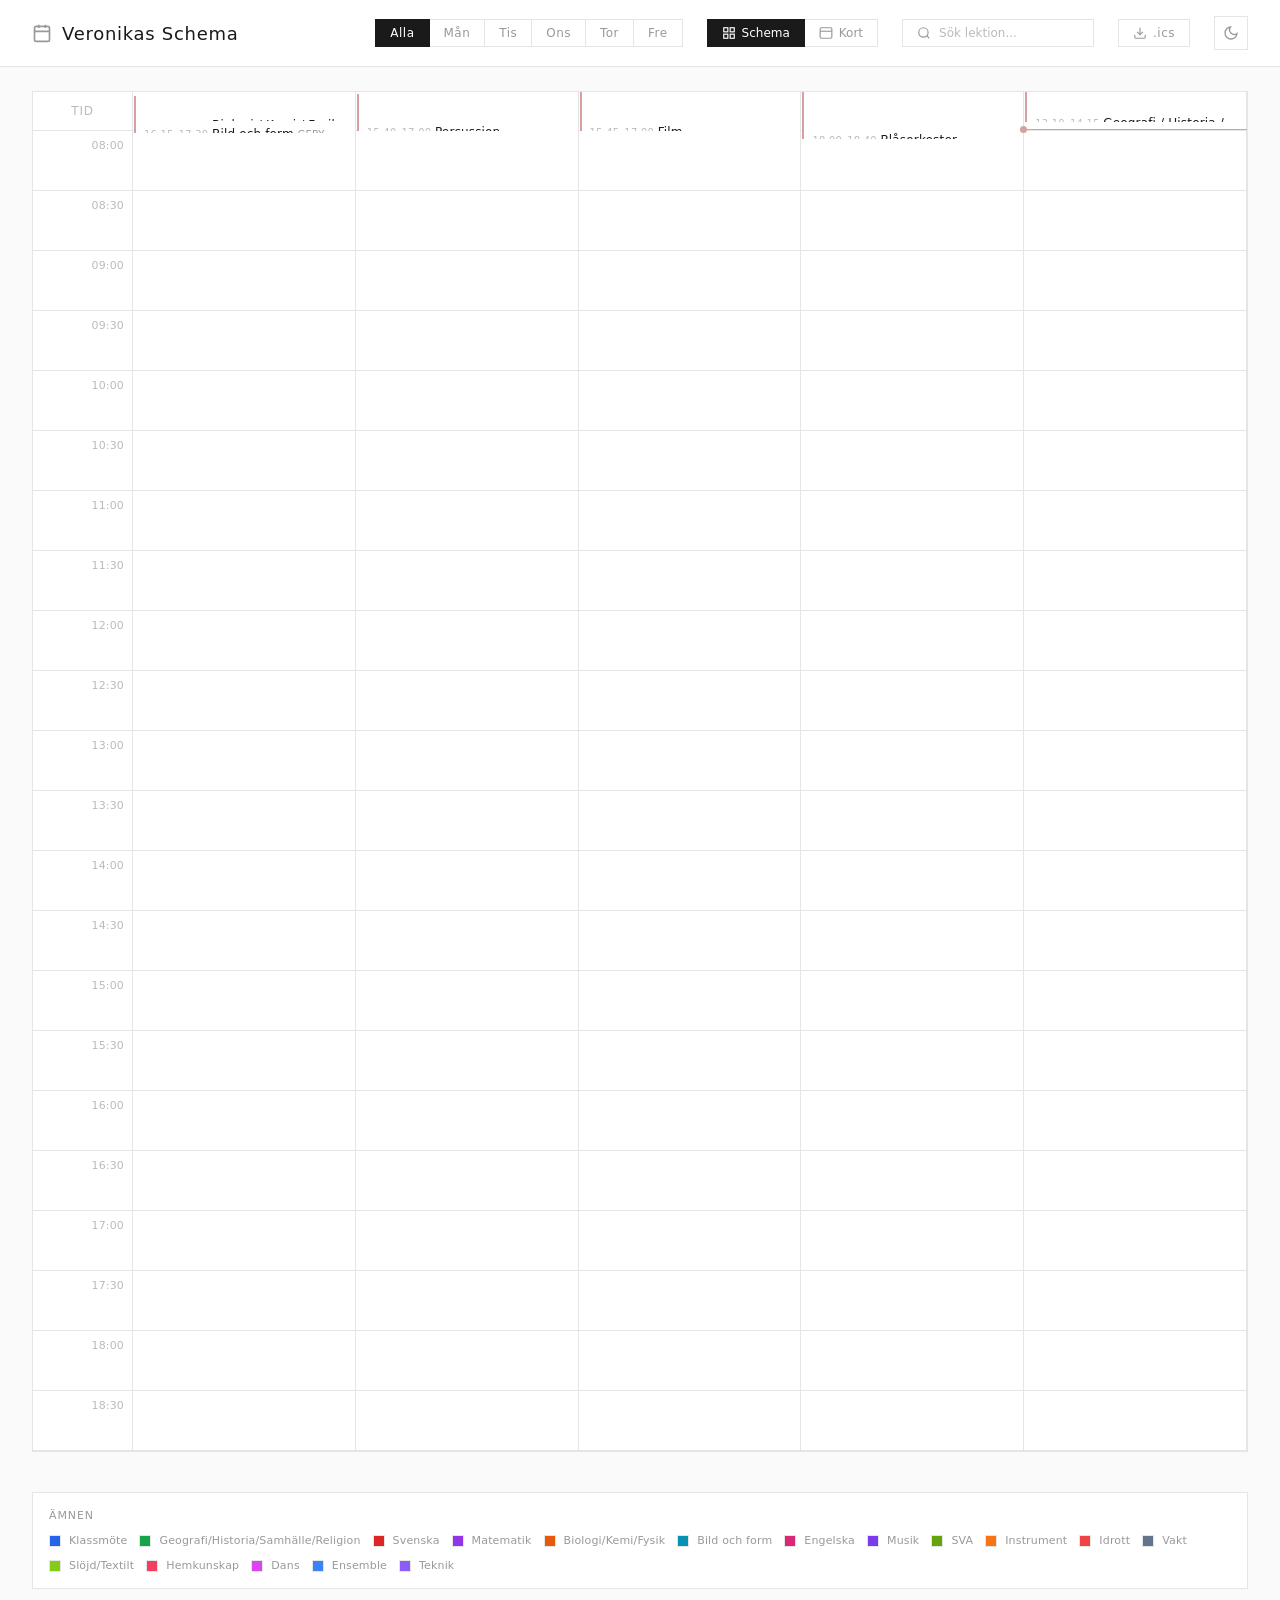
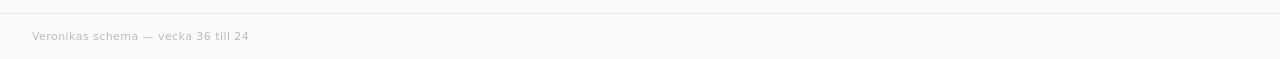
<file: concept-4.html>
<!DOCTYPE html>
<html lang="sv">
<head>
  <meta charset="UTF-8">
  <meta name="viewport" content="width=device-width, initial-scale=1.0">
  <title>Veronikas Schema — Minimal Japanese</title>
  <style>
    :root {
      --slot-h: 60px;
      --time-col-w: 100px;
      --day-min-w: 220px;
      --bg: #fafafa;
      --surface: #ffffff;
      --border: #e5e5e5;
      --text: #1a1a1a;
      --text-muted: #999999;
      --text-light: #bbbbbb;
      --dusty-rose: #d4a0a0;
      --sage: #a8bfa0;
      --lavender: #b0a8c8;
      --pale-gold: #d4c8a0;
      --soft-blue: #a0b8c8;
      --peach: #d4b8a0;
      --mint: #a0c8b8;
      --mauve: #c0a0b8;
      --font: system-ui, -apple-system, "Segoe UI", sans-serif;
    }

    *, *::before, *::after { box-sizing: border-box; margin: 0; padding: 0; }

    body {
      font-family: var(--font);
      font-weight: 300;
      background: var(--bg);
      color: var(--text);
      min-height: 100vh;
      display: flex;
      flex-direction: column;
      letter-spacing: 0.01em;
    }

    body.dark {
      --bg: #1a1a1a;
      --surface: #242424;
      --border: #333333;
      --text: #e0e0e0;
      --text-muted: #777777;
      --text-light: #555555;
    }

    .header {
      display: flex;
      align-items: center;
      justify-content: space-between;
      padding: 16px 32px;
      background: var(--surface);
      border-bottom: 1px solid var(--border);
      flex-wrap: wrap;
      gap: 12px;
    }

    .header-title {
      font-size: 18px;
      font-weight: 400;
      display: flex;
      align-items: center;
      gap: 10px;
      letter-spacing: 0.04em;
    }

    .header-title svg {
      width: 20px;
      height: 20px;
      stroke: var(--text-muted);
    }

    .header-controls {
      display: flex;
      align-items: center;
      gap: 24px;
      flex-wrap: wrap;
    }

    .day-tabs {
      display: flex;
      gap: 0;
    }

    .day-tab {
      background: none;
      border: 1px solid var(--border);
      color: var(--text-muted);
      padding: 6px 14px;
      font-size: 12px;
      font-weight: 400;
      cursor: pointer;
      font-family: var(--font);
      letter-spacing: 0.04em;
      transition: all 0.2s ease;
    }

    .day-tab:first-child { border-radius: 0; }
    .day-tab + .day-tab { border-left: none; }

    .day-tab.active {
      background: var(--text);
      color: var(--surface);
      border-color: var(--text);
    }

    .day-tab:hover:not(.active) {
      background: var(--border);
    }

    .view-toggle {
      display: flex;
      gap: 0;
    }

    .view-btn {
      background: none;
      border: 1px solid var(--border);
      color: var(--text-muted);
      padding: 6px 14px;
      font-size: 12px;
      font-weight: 400;
      cursor: pointer;
      font-family: var(--font);
      display: flex;
      align-items: center;
      gap: 6px;
      transition: all 0.2s ease;
    }

    .view-btn + .view-btn { border-left: none; }

    .view-btn svg {
      width: 14px;
      height: 14px;
    }

    .view-btn.active {
      background: var(--text);
      color: var(--surface);
      border-color: var(--text);
    }

    .view-btn:hover:not(.active) {
      background: var(--border);
    }

    .search-box {
      display: flex;
      align-items: center;
      gap: 8px;
      border: 1px solid var(--border);
      padding: 6px 14px;
      transition: border-color 0.2s ease;
    }

    .search-box:focus-within {
      border-color: var(--text-muted);
    }

    .search-box svg {
      width: 14px;
      height: 14px;
      stroke: var(--text-muted);
      flex-shrink: 0;
    }

    .search-box input {
      border: none;
      background: none;
      font-family: var(--font);
      font-size: 12px;
      font-weight: 300;
      color: var(--text);
      outline: none;
      width: 140px;
    }

    .search-box input::placeholder {
      color: var(--text-light);
    }

    .ics-download {
      display: flex;
      align-items: center;
      gap: 6px;
      padding: 6px 14px;
      border: 1px solid var(--border);
      color: var(--text-muted);
      text-decoration: none;
      font-size: 12px;
      font-weight: 400;
      letter-spacing: 0.04em;
      transition: all 0.2s ease;
    }

    .ics-download svg {
      width: 14px;
      height: 14px;
    }

    .ics-download:hover {
      background: var(--border);
    }

    .theme-toggle {
      background: none;
      border: 1px solid var(--border);
      color: var(--text-muted);
      width: 34px;
      height: 34px;
      display: flex;
      align-items: center;
      justify-content: center;
      cursor: pointer;
      transition: all 0.2s ease;
    }

    .theme-toggle svg {
      width: 16px;
      height: 16px;
    }

    .theme-toggle:hover {
      background: var(--border);
    }

    .main {
      flex: 1;
      padding: 24px 32px;
      display: flex;
      flex-direction: column;
      gap: 24px;
    }

    .grid-view { display: block; }
    .cards-view { display: none; }

    body.view-active .grid-view { display: block; }
    body.view-active .cards-view { display: none; }

    .timetable-wrapper {
      overflow-x: auto;
      padding-bottom: 16px;
    }

    .timetable {
      display: grid;
      grid-template-columns: var(--time-col-w) repeat(5, minmax(var(--day-min-w), 1fr));
      min-width: calc(var(--time-col-w) + 5 * var(--day-min-w));
      border: 1px solid var(--border);
      background: var(--surface);
    }

    .time-header,
    .day-header {
      padding: 12px 8px;
      font-size: 12px;
      font-weight: 400;
      text-align: center;
      border-bottom: 1px solid var(--border);
      letter-spacing: 0.06em;
      text-transform: uppercase;
    }

    .time-header {
      background: var(--surface);
      color: var(--text-light);
      border-right: 1px solid var(--border);
    }

    .day-header {
      background: var(--surface);
      color: var(--text-muted);
      border-right: 1px solid var(--border);
    }

    .day-header:last-child {
      border-right: none;
    }

    .time-label {
      padding: 8px;
      font-size: 11px;
      font-weight: 300;
      color: var(--text-light);
      text-align: right;
      border-right: 1px solid var(--border);
      border-bottom: 1px solid var(--border);
      background: var(--surface);
    }

    .grid-cell {
      min-height: var(--slot-h);
      border-right: 1px solid var(--border);
      border-bottom: 1px solid var(--border);
      background: var(--surface);
      position: relative;
    }

    .grid-cell:last-child {
      border-right: none;
    }

    .day-column {
      position: relative;
    }

    .class-block {
      position: absolute;
      left: 4px;
      right: 4px;
      padding: 6px 8px;
      background: var(--surface);
      border-left: 2px solid var(--dusty-rose);
      font-size: 11px;
      overflow: hidden;
      cursor: pointer;
      transition: background 0.15s ease;
      z-index: 1;
    }

    .class-block:hover {
      background: #f5f5f5;
    }

    .class-block .time {
      font-size: 10px;
      color: var(--text-light);
      font-weight: 300;
      margin-bottom: 2px;
    }

    .class-block .subject {
      font-size: 12px;
      font-weight: 400;
      color: var(--text);
      margin-bottom: 1px;
    }

    .class-block .teacher {
      font-size: 10px;
      color: var(--text-muted);
      font-weight: 300;
    }

    .class-block.compact .subject,
    .class-block.compact .teacher {
      font-size: 10px;
    }

    .now-indicator {
      position: absolute;
      left: 0;
      right: 0;
      height: 1px;
      background: var(--dusty-rose);
      z-index: 2;
      pointer-events: none;
    }

    .now-indicator::before {
      content: '';
      position: absolute;
      left: -4px;
      top: -3px;
      width: 7px;
      height: 7px;
      background: var(--dusty-rose);
      border-radius: 50%;
    }

    .cards-container {
      display: grid;
      grid-template-columns: repeat(auto-fill, minmax(280px, 1fr));
      gap: 16px;
    }

    .class-card {
      background: var(--surface);
      border: 1px solid var(--border);
      padding: 16px;
      transition: background 0.15s ease;
    }

    .class-card:hover {
      background: #f7f7f7;
    }

    .class-card.color-bar {
      border-left: 3px solid var(--dusty-rose);
    }

    .class-card-content {
      display: flex;
      flex-direction: column;
      gap: 4px;
    }

    .class-card-time {
      font-size: 11px;
      color: var(--text-light);
      font-weight: 300;
    }

    .class-card-subject {
      font-size: 14px;
      font-weight: 400;
      color: var(--text);
    }

    .class-card-teacher {
      font-size: 12px;
      color: var(--text-muted);
      font-weight: 300;
    }

    .legend {
      padding: 16px;
      border: 1px solid var(--border);
      background: var(--surface);
    }

    .legend-title {
      font-size: 11px;
      font-weight: 400;
      color: var(--text-muted);
      text-transform: uppercase;
      letter-spacing: 0.08em;
      margin-bottom: 12px;
    }

    .legend-grid {
      display: flex;
      flex-wrap: wrap;
      gap: 12px;
    }

    .legend-item {
      display: flex;
      align-items: center;
      gap: 8px;
      font-size: 11px;
      font-weight: 300;
      color: var(--text-muted);
    }

    .legend-color {
      width: 12px;
      height: 12px;
      border: 1px solid var(--border);
    }

    .footer {
      padding: 16px 32px;
      font-size: 11px;
      color: var(--text-light);
      border-top: 1px solid var(--border);
      font-weight: 300;
      letter-spacing: 0.04em;
    }

    .hidden { display: none !important; }
    .dimmed { opacity: 0.25; }

    @media (max-width: 768px) {
      .header { padding: 12px 16px; }
      .header-controls { gap: 12px; }
      .main { padding: 16px; }
      .search-box input { width: 100px; }
    }
  </style>
</head>
<body class="view-active grid" data-theme="light">
  <header class="header">
    <div class="header-title">
      <svg viewBox="0 0 24 24" fill="none" stroke="currentColor" stroke-width="2"><rect x="3" y="4" width="18" height="18" rx="2"/><path d="M16 2v4M8 2v4M3 10h18"/></svg>
      Veronikas Schema
    </div>
    <div class="header-controls">
      <div class="day-tabs">
        <button class="day-tab active" data-day="all">Alla</button>
        <button class="day-tab" data-day="1">Mån</button>
        <button class="day-tab" data-day="2">Tis</button>
        <button class="day-tab" data-day="3">Ons</button>
        <button class="day-tab" data-day="4">Tor</button>
        <button class="day-tab" data-day="5">Fre</button>
      </div>
      <div class="view-toggle">
        <button class="view-btn active" data-view="grid">
          <svg viewBox="0 0 24 24" fill="none" stroke="currentColor" stroke-width="2"><rect x="3" y="3" width="7" height="7"/><rect x="14" y="3" width="7" height="7"/><rect x="3" y="14" width="7" height="7"/><rect x="14" y="14" width="7" height="7"/></svg>
          Schema
        </button>
        <button class="view-btn" data-view="cards">
          <svg viewBox="0 0 24 24" fill="none" stroke="currentColor" stroke-width="2"><rect x="2" y="3" width="20" height="18" rx="2"/><path d="M2 9h20"/></svg>
          Kort
        </button>
      </div>
      <div class="search-box">
        <svg viewBox="0 0 24 24" fill="none" stroke="currentColor" stroke-width="2"><circle cx="11" cy="11" r="8"/><path d="M21 21l-4.35-4.35"/></svg>
        <input id="search-input" type="text" placeholder="Sök lektion..." />
      </div>
      <a class="ics-download" href="schedule.ics" download>
        <svg viewBox="0 0 24 24" fill="none" stroke="currentColor" stroke-width="2"><path d="M21 15v4a2 2 0 0 1-2 2H5a2 2 0 0 1-2-2v-4"/><polyline points="7 10 12 15 17 10"/><line x1="12" y1="15" x2="12" y2="3"/></svg>
        .ics
      </a>
      <button class="theme-toggle" id="theme-toggle">
        <svg viewBox="0 0 24 24" fill="none" stroke="currentColor" stroke-width="2"><path d="M21 12.79A9 9 0 1 1 11.21 3 7 7 0 0 0 21 12.79z"/></svg>
      </button>
    </div>
  </header>
  <main class="main">
    <div class="grid-view">
      <div class="timetable-wrapper">
        <div class="timetable"></div>
      </div>
    </div>
    <div class="cards-view">
      <div class="cards-container"></div>
    </div>
    <div class="legend">
      <div class="legend-title">Ämnen</div>
      <div class="legend-grid"></div>
    </div>
  </main>
  <footer class="footer">Veronikas schema — vecka 36 till 24</footer>
  <script src="data.js"></script>
  <script src="app.js"></script>
</body>
</html>
</file>
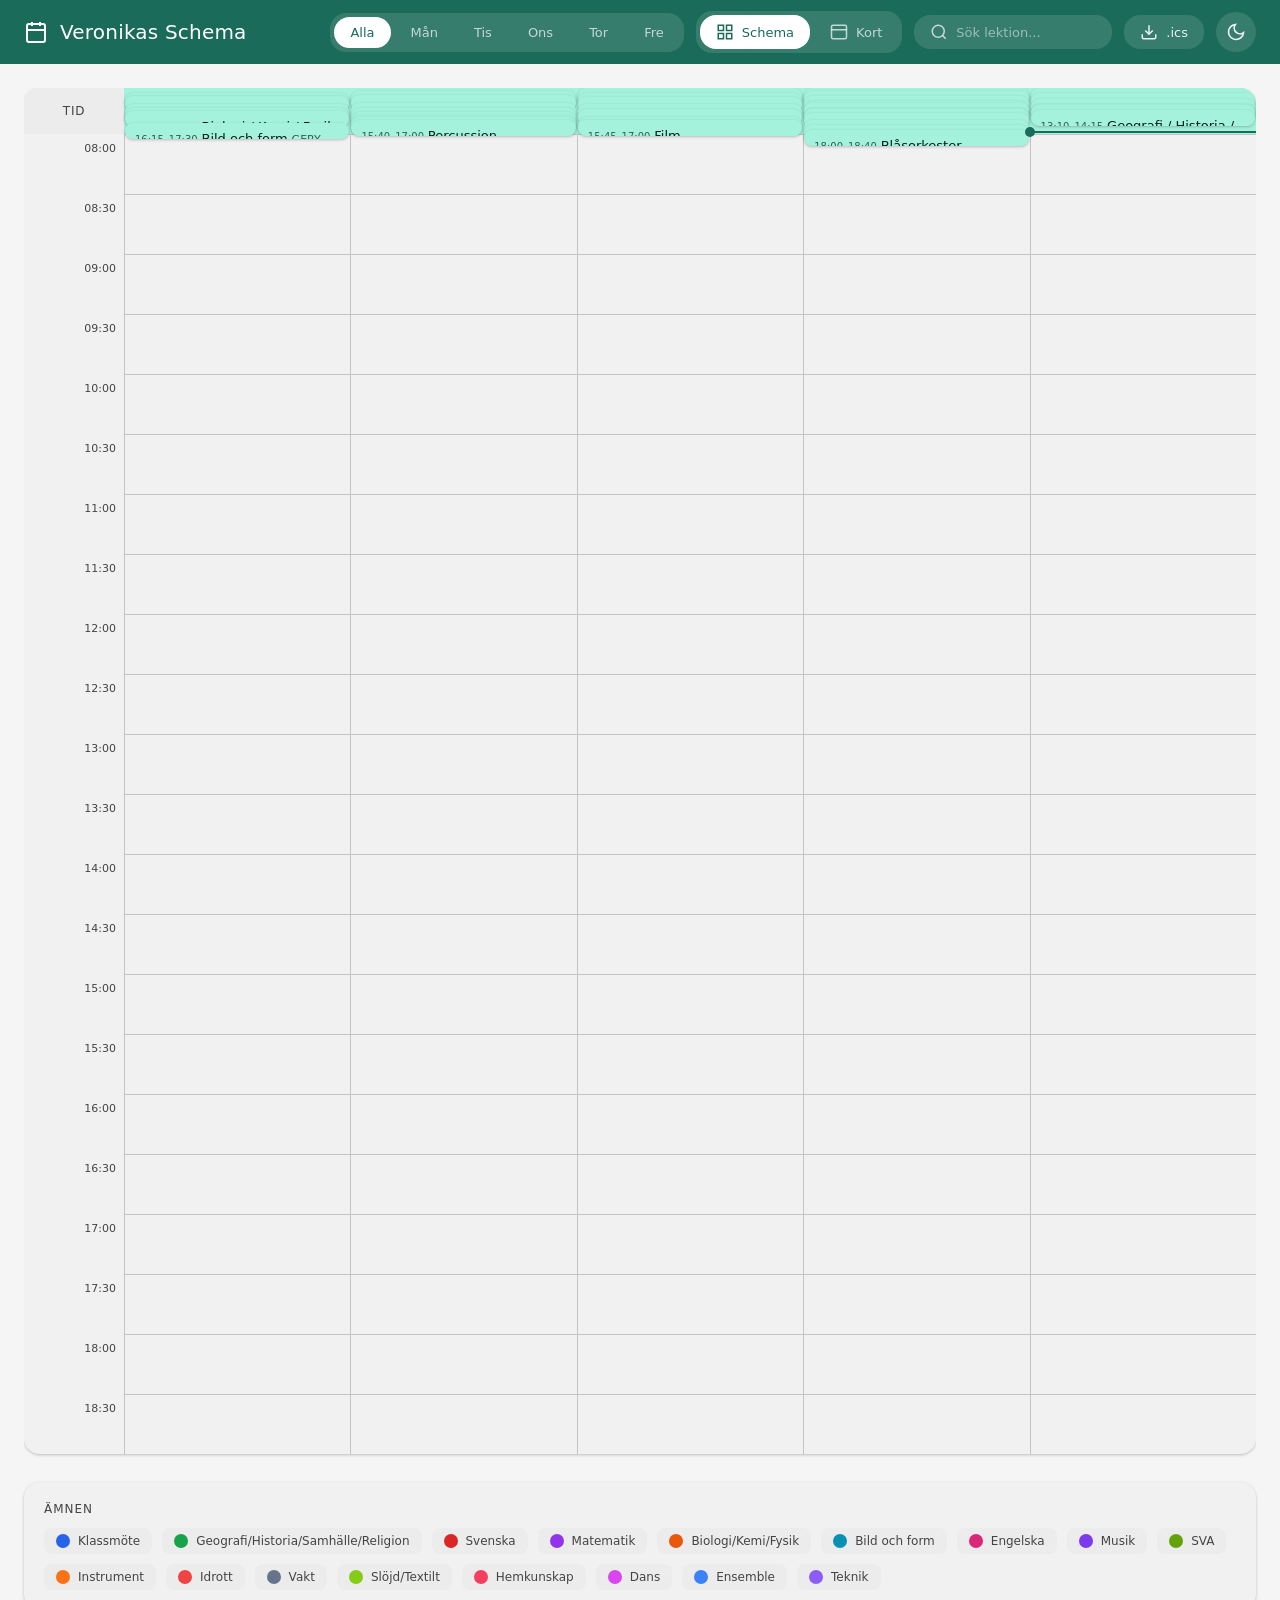
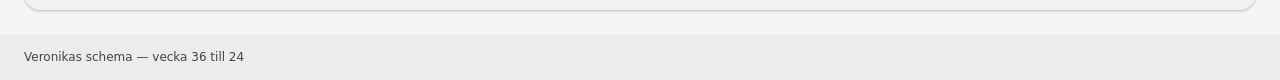
<file: concept-5.html>
<!DOCTYPE html>
<html lang="sv">
<head>
  <meta charset="UTF-8">
  <meta name="viewport" content="width=device-width, initial-scale=1.0">
  <title>Veronikas Schema — Material 3</title>
  <style>
    :root {
      --slot-h: 60px;
      --time-col-w: 100px;
      --day-min-w: 220px;
      --md-primary: #1a6b5a;
      --md-on-primary: #ffffff;
      --md-primary-container: #a4f2dc;
      --md-on-primary-container: #00201b;
      --md-secondary: #4b635d;
      --md-on-secondary: #ffffff;
      --md-secondary-container: #cde8e0;
      --md-surface: #f5f5f5;
      --md-surface-dim: #d9d9d9;
      --md-surface-container: #ececec;
      --md-surface-container-low: #f1f1f1;
      --md-surface-container-high: #e3e3e3;
      --md-on-surface: #1c1c1c;
      --md-on-surface-variant: #444444;
      --md-outline: #777777;
      --md-outline-variant: #c4c4c4;
      --md-elevation-1: 0 1px 3px 1px rgba(0,0,0,0.08), 0 1px 2px rgba(0,0,0,0.12);
      --md-elevation-2: 0 2px 6px 2px rgba(0,0,0,0.08), 0 1px 2px rgba(0,0,0,0.12);
      --md-elevation-3: 0 4px 8px 3px rgba(0,0,0,0.08), 0 1px 3px rgba(0,0,0,0.12);
      --md-shape-sm: 8px;
      --md-shape-md: 12px;
      --md-shape-lg: 16px;
      --font: system-ui, -apple-system, "Segoe UI", sans-serif;
    }

    *, *::before, *::after { box-sizing: border-box; margin: 0; padding: 0; }

    body {
      font-family: var(--font);
      font-weight: 400;
      background: var(--md-surface);
      color: var(--md-on-surface);
      min-height: 100vh;
      display: flex;
      flex-direction: column;
    }

    body.dark {
      --md-primary: #88d6be;
      --md-on-primary: #00382e;
      --md-primary-container: #005044;
      --md-on-primary-container: #a4f2dc;
      --md-secondary: #b1ccc3;
      --md-on-secondary: #1d352f;
      --md-secondary-container: #334b45;
      --md-surface: #1a1c1b;
      --md-surface-dim: #1a1c1b;
      --md-surface-container: #2c2f2d;
      --md-surface-container-low: #232524;
      --md-surface-container-high: #373937;
      --md-on-surface: #e1e3e0;
      --md-on-surface-variant: #bfcac5;
      --md-outline: #89938e;
      --md-outline-variant: #434944;
    }

    .header {
      display: flex;
      align-items: center;
      justify-content: space-between;
      padding: 0 24px;
      height: 64px;
      background: var(--md-primary);
      color: var(--md-on-primary);
      flex-wrap: wrap;
      gap: 12px;
    }

    .header-title {
      font-size: 20px;
      font-weight: 500;
      display: flex;
      align-items: center;
      gap: 12px;
      letter-spacing: 0.01em;
    }

    .header-title svg {
      width: 24px;
      height: 24px;
      stroke: var(--md-on-primary);
    }

    .header-controls {
      display: flex;
      align-items: center;
      gap: 12px;
      flex-wrap: wrap;
    }

    .day-tabs {
      display: flex;
      gap: 4px;
      background: rgba(255,255,255,0.12);
      border-radius: var(--md-shape-lg);
      padding: 4px;
    }

    .day-tab {
      background: none;
      border: none;
      color: rgba(255,255,255,0.7);
      padding: 8px 16px;
      font-size: 13px;
      font-weight: 500;
      cursor: pointer;
      font-family: var(--font);
      border-radius: var(--md-shape-lg);
      transition: all 0.2s ease;
    }

    .day-tab.active {
      background: var(--md-on-primary);
      color: var(--md-primary);
    }

    .day-tab:hover:not(.active) {
      background: rgba(255,255,255,0.16);
    }

    .view-toggle {
      display: flex;
      gap: 4px;
      background: rgba(255,255,255,0.12);
      border-radius: var(--md-shape-lg);
      padding: 4px;
    }

    .view-btn {
      background: none;
      border: none;
      color: rgba(255,255,255,0.7);
      padding: 8px 16px;
      font-size: 13px;
      font-weight: 500;
      cursor: pointer;
      font-family: var(--font);
      display: flex;
      align-items: center;
      gap: 8px;
      border-radius: var(--md-shape-lg);
      transition: all 0.2s ease;
    }

    .view-btn svg {
      width: 18px;
      height: 18px;
    }

    .view-btn.active {
      background: var(--md-on-primary);
      color: var(--md-primary);
    }

    .view-btn:hover:not(.active) {
      background: rgba(255,255,255,0.16);
    }

    .search-box {
      display: flex;
      align-items: center;
      gap: 8px;
      background: rgba(255,255,255,0.12);
      border-radius: var(--md-shape-lg);
      padding: 8px 16px;
      transition: background 0.2s ease;
    }

    .search-box:focus-within {
      background: rgba(255,255,255,0.2);
    }

    .search-box svg {
      width: 18px;
      height: 18px;
      stroke: rgba(255,255,255,0.7);
      flex-shrink: 0;
    }

    .search-box input {
      border: none;
      background: none;
      font-family: var(--font);
      font-size: 13px;
      font-weight: 400;
      color: white;
      outline: none;
      width: 140px;
    }

    .search-box input::placeholder {
      color: rgba(255,255,255,0.5);
    }

    .ics-download {
      display: flex;
      align-items: center;
      gap: 8px;
      padding: 8px 16px;
      background: rgba(255,255,255,0.12);
      color: rgba(255,255,255,0.9);
      text-decoration: none;
      font-size: 13px;
      font-weight: 500;
      border-radius: var(--md-shape-lg);
      transition: background 0.2s ease;
    }

    .ics-download svg {
      width: 18px;
      height: 18px;
    }

    .ics-download:hover {
      background: rgba(255,255,255,0.2);
    }

    .theme-toggle {
      background: rgba(255,255,255,0.12);
      border: none;
      color: rgba(255,255,255,0.9);
      width: 40px;
      height: 40px;
      display: flex;
      align-items: center;
      justify-content: center;
      cursor: pointer;
      border-radius: 50%;
      transition: background 0.2s ease;
    }

    .theme-toggle svg {
      width: 20px;
      height: 20px;
    }

    .theme-toggle:hover {
      background: rgba(255,255,255,0.2);
    }

    .main {
      flex: 1;
      padding: 24px;
      display: flex;
      flex-direction: column;
      gap: 20px;
    }

    .grid-view { display: block; }
    .cards-view { display: none; }

    body.view-active .grid-view { display: block; }
    body.view-active .cards-view { display: none; }

    .timetable-wrapper {
      overflow-x: auto;
      padding-bottom: 8px;
    }

    .timetable {
      display: grid;
      grid-template-columns: var(--time-col-w) repeat(5, minmax(var(--day-min-w), 1fr));
      min-width: calc(var(--time-col-w) + 5 * var(--day-min-w));
      background: var(--md-surface-container-low);
      border-radius: var(--md-shape-lg);
      overflow: hidden;
      box-shadow: var(--md-elevation-1);
    }

    .time-header,
    .day-header {
      padding: 16px 8px;
      font-size: 12px;
      font-weight: 500;
      text-align: center;
      letter-spacing: 0.06em;
      text-transform: uppercase;
    }

    .time-header {
      background: var(--md-surface-container);
      color: var(--md-on-surface-variant);
    }

    .day-header {
      background: var(--md-primary-container);
      color: var(--md-on-primary-container);
    }

    .time-label {
      padding: 8px;
      font-size: 11px;
      font-weight: 500;
      color: var(--md-on-surface-variant);
      text-align: right;
      background: var(--md-surface-container-low);
    }

    .grid-cell {
      min-height: var(--slot-h);
      background: var(--md-surface-container-low);
      position: relative;
      border-top: 1px solid var(--md-outline-variant);
      border-left: 1px solid var(--md-outline-variant);
    }

    .day-column {
      position: relative;
    }

    .class-block {
      position: absolute;
      left: 4px;
      right: 4px;
      padding: 8px 10px;
      background: var(--md-primary-container);
      border-radius: var(--md-shape-md);
      font-size: 12px;
      overflow: hidden;
      cursor: pointer;
      box-shadow: var(--md-elevation-1);
      transition: box-shadow 0.2s ease;
      z-index: 1;
    }

    .class-block:hover {
      box-shadow: var(--md-elevation-2);
    }

    .class-block .time {
      font-size: 10px;
      color: var(--md-on-primary-container);
      font-weight: 500;
      opacity: 0.7;
      margin-bottom: 2px;
    }

    .class-block .subject {
      font-size: 13px;
      font-weight: 500;
      color: var(--md-on-primary-container);
      margin-bottom: 2px;
    }

    .class-block .teacher {
      font-size: 11px;
      color: var(--md-on-primary-container);
      opacity: 0.7;
      font-weight: 400;
    }

    .class-block.compact .subject,
    .class-block.compact .teacher {
      font-size: 10px;
    }

    .now-indicator {
      position: absolute;
      left: 0;
      right: 0;
      height: 2px;
      background: var(--md-primary);
      z-index: 2;
      pointer-events: none;
    }

    .now-indicator::before {
      content: '';
      position: absolute;
      left: -5px;
      top: -4px;
      width: 10px;
      height: 10px;
      background: var(--md-primary);
      border-radius: 50%;
    }

    .cards-container {
      display: grid;
      grid-template-columns: repeat(auto-fill, minmax(300px, 1fr));
      gap: 16px;
    }

    .class-card {
      background: var(--md-surface-container-low);
      border-radius: var(--md-shape-lg);
      padding: 20px;
      box-shadow: var(--md-elevation-1);
      transition: box-shadow 0.2s ease;
    }

    .class-card:hover {
      box-shadow: var(--md-elevation-2);
    }

    .class-card.color-bar {
      border-left: 4px solid var(--md-primary);
    }

    .class-card-content {
      display: flex;
      flex-direction: column;
      gap: 6px;
    }

    .class-card-time {
      font-size: 12px;
      color: var(--md-on-surface-variant);
      font-weight: 500;
    }

    .class-card-subject {
      font-size: 16px;
      font-weight: 500;
      color: var(--md-on-surface);
    }

    .class-card-teacher {
      font-size: 13px;
      color: var(--md-on-surface-variant);
      font-weight: 400;
    }

    .legend {
      padding: 20px;
      background: var(--md-surface-container-low);
      border-radius: var(--md-shape-lg);
      box-shadow: var(--md-elevation-1);
    }

    .legend-title {
      font-size: 12px;
      font-weight: 500;
      color: var(--md-on-surface-variant);
      text-transform: uppercase;
      letter-spacing: 0.08em;
      margin-bottom: 12px;
    }

    .legend-grid {
      display: flex;
      flex-wrap: wrap;
      gap: 10px;
    }

    .legend-item {
      display: flex;
      align-items: center;
      gap: 8px;
      font-size: 12px;
      font-weight: 400;
      color: var(--md-on-surface-variant);
      background: var(--md-surface-container);
      padding: 6px 12px;
      border-radius: var(--md-shape-sm);
    }

    .legend-color {
      width: 14px;
      height: 14px;
      border-radius: 50%;
    }

    .footer {
      padding: 16px 24px;
      font-size: 12px;
      color: var(--md-on-surface-variant);
      background: var(--md-surface-container);
      font-weight: 400;
    }

    .hidden { display: none !important; }
    .dimmed { opacity: 0.25; }

    @media (max-width: 768px) {
      .header { padding: 0 16px; height: auto; min-height: 64px; flex-wrap: wrap; padding-top: 12px; padding-bottom: 12px; }
      .header-controls { gap: 8px; }
      .main { padding: 16px; }
      .search-box input { width: 100px; }
    }
  </style>
</head>
<body class="view-active grid" data-theme="light">
  <header class="header">
    <div class="header-title">
      <svg viewBox="0 0 24 24" fill="none" stroke="currentColor" stroke-width="2"><rect x="3" y="4" width="18" height="18" rx="2"/><path d="M16 2v4M8 2v4M3 10h18"/></svg>
      Veronikas Schema
    </div>
    <div class="header-controls">
      <div class="day-tabs">
        <button class="day-tab active" data-day="all">Alla</button>
        <button class="day-tab" data-day="1">Mån</button>
        <button class="day-tab" data-day="2">Tis</button>
        <button class="day-tab" data-day="3">Ons</button>
        <button class="day-tab" data-day="4">Tor</button>
        <button class="day-tab" data-day="5">Fre</button>
      </div>
      <div class="view-toggle">
        <button class="view-btn active" data-view="grid">
          <svg viewBox="0 0 24 24" fill="none" stroke="currentColor" stroke-width="2"><rect x="3" y="3" width="7" height="7"/><rect x="14" y="3" width="7" height="7"/><rect x="3" y="14" width="7" height="7"/><rect x="14" y="14" width="7" height="7"/></svg>
          Schema
        </button>
        <button class="view-btn" data-view="cards">
          <svg viewBox="0 0 24 24" fill="none" stroke="currentColor" stroke-width="2"><rect x="2" y="3" width="20" height="18" rx="2"/><path d="M2 9h20"/></svg>
          Kort
        </button>
      </div>
      <div class="search-box">
        <svg viewBox="0 0 24 24" fill="none" stroke="currentColor" stroke-width="2"><circle cx="11" cy="11" r="8"/><path d="M21 21l-4.35-4.35"/></svg>
        <input id="search-input" type="text" placeholder="Sök lektion..." />
      </div>
      <a class="ics-download" href="schedule.ics" download>
        <svg viewBox="0 0 24 24" fill="none" stroke="currentColor" stroke-width="2"><path d="M21 15v4a2 2 0 0 1-2 2H5a2 2 0 0 1-2-2v-4"/><polyline points="7 10 12 15 17 10"/><line x1="12" y1="15" x2="12" y2="3"/></svg>
        .ics
      </a>
      <button class="theme-toggle" id="theme-toggle">
        <svg viewBox="0 0 24 24" fill="none" stroke="currentColor" stroke-width="2"><path d="M21 12.79A9 9 0 1 1 11.21 3 7 7 0 0 0 21 12.79z"/></svg>
      </button>
    </div>
  </header>
  <main class="main">
    <div class="grid-view">
      <div class="timetable-wrapper">
        <div class="timetable"></div>
      </div>
    </div>
    <div class="cards-view">
      <div class="cards-container"></div>
    </div>
    <div class="legend">
      <div class="legend-title">Ämnen</div>
      <div class="legend-grid"></div>
    </div>
  </main>
  <footer class="footer">Veronikas schema — vecka 36 till 24</footer>
  <script src="data.js"></script>
  <script src="app.js"></script>
</body>
</html>
</file>
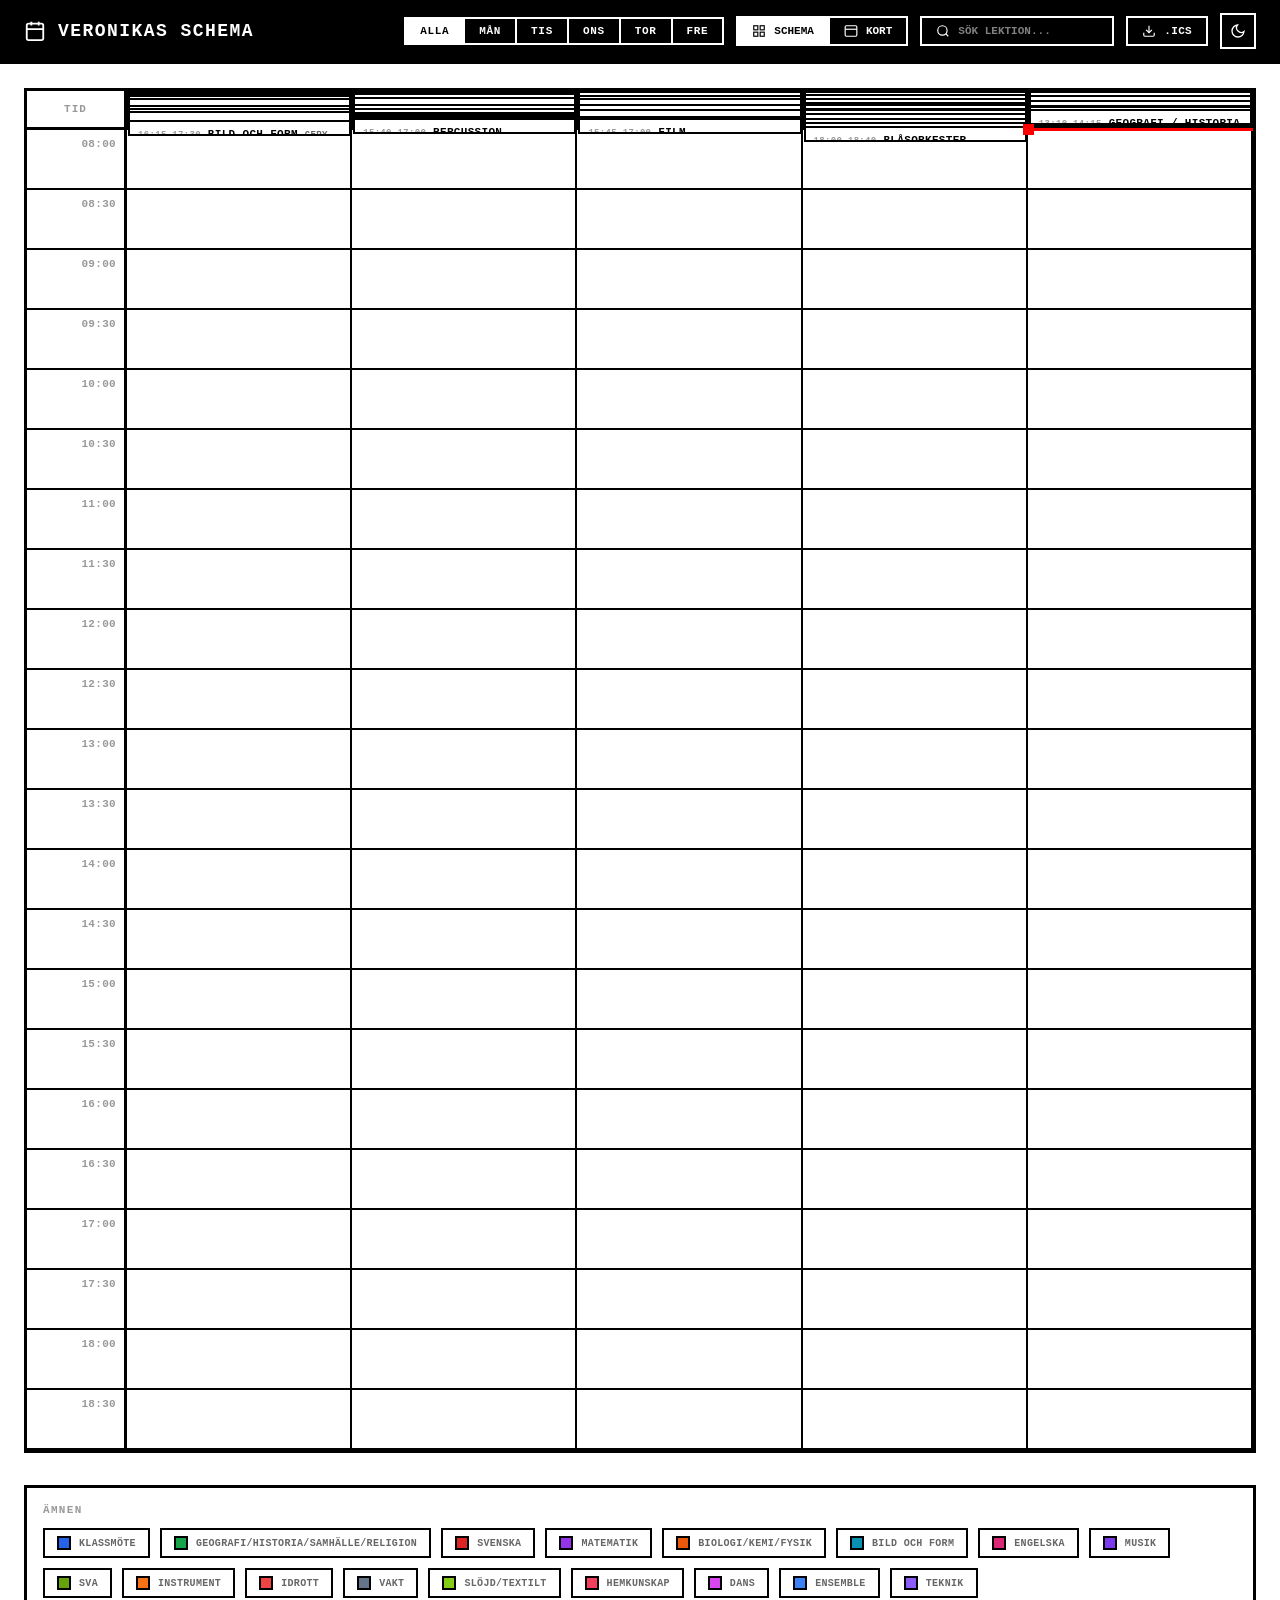
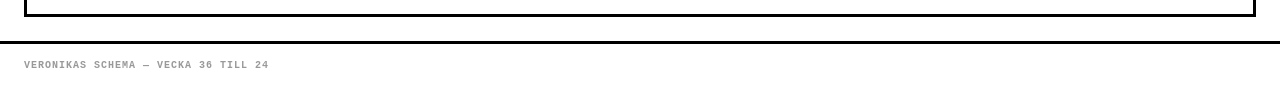
<file: concept-6.html>
<!DOCTYPE html>
<html lang="sv">
<head>
  <meta charset="UTF-8">
  <meta name="viewport" content="width=device-width, initial-scale=1.0">
  <title>Veronikas Schema — Brutalist</title>
  <style>
    :root {
      --slot-h: 60px;
      --time-col-w: 100px;
      --day-min-w: 220px;
      --font: "SF Mono", "Cascadia Code", "Fira Code", "Consolas", monospace;
    }

    *, *::before, *::after { box-sizing: border-box; margin: 0; padding: 0; }

    body {
      font-family: var(--font);
      font-weight: 700;
      background: #ffffff;
      color: #000000;
      min-height: 100vh;
      display: flex;
      flex-direction: column;
      text-transform: uppercase;
      letter-spacing: 0.02em;
    }

    body.dark {
      background: #111111;
      color: #ffffff;
    }

    .header {
      display: flex;
      align-items: center;
      justify-content: space-between;
      padding: 0 24px;
      height: 64px;
      background: #000000;
      color: #ffffff;
      border-bottom: 3px solid #000000;
      flex-wrap: wrap;
      gap: 12px;
    }

    body.dark .header {
      background: #ffffff;
      color: #000000;
      border-bottom-color: #ffffff;
    }

    .header-title {
      font-size: 18px;
      font-weight: 700;
      display: flex;
      align-items: center;
      gap: 12px;
      letter-spacing: 0.08em;
    }

    .header-title svg {
      width: 22px;
      height: 22px;
      stroke: currentColor;
    }

    .header-controls {
      display: flex;
      align-items: center;
      gap: 12px;
      flex-wrap: wrap;
    }

    .day-tabs {
      display: flex;
      gap: 0;
    }

    .day-tab {
      background: none;
      border: 2px solid #ffffff;
      color: #ffffff;
      padding: 6px 14px;
      font-size: 11px;
      font-weight: 700;
      cursor: pointer;
      font-family: var(--font);
      text-transform: uppercase;
      letter-spacing: 0.06em;
      transition: all 0.1s ease;
    }

    .day-tab + .day-tab { border-left: none; }

    .day-tab.active {
      background: #ffffff;
      color: #000000;
    }

    body.dark .day-tab {
      border-color: #000000;
      color: #000000;
    }

    body.dark .day-tab.active {
      background: #000000;
      color: #ffffff;
    }

    .day-tab:hover:not(.active) {
      background: rgba(255,255,255,0.2);
    }

    body.dark .day-tab:hover:not(.active) {
      background: rgba(0,0,0,0.2);
    }

    .view-toggle {
      display: flex;
      gap: 0;
    }

    .view-btn {
      background: none;
      border: 2px solid #ffffff;
      color: #ffffff;
      padding: 6px 14px;
      font-size: 11px;
      font-weight: 700;
      cursor: pointer;
      font-family: var(--font);
      display: flex;
      align-items: center;
      gap: 8px;
      text-transform: uppercase;
      transition: all 0.1s ease;
    }

    .view-btn + .view-btn { border-left: none; }

    .view-btn svg {
      width: 14px;
      height: 14px;
    }

    .view-btn.active {
      background: #ffffff;
      color: #000000;
    }

    body.dark .view-btn {
      border-color: #000000;
      color: #000000;
    }

    body.dark .view-btn.active {
      background: #000000;
      color: #ffffff;
    }

    .view-btn:hover:not(.active) {
      background: rgba(255,255,255,0.2);
    }

    body.dark .view-btn:hover:not(.active) {
      background: rgba(0,0,0,0.2);
    }

    .search-box {
      display: flex;
      align-items: center;
      gap: 8px;
      border: 2px solid #ffffff;
      padding: 6px 14px;
      transition: background 0.1s ease;
    }

    body.dark .search-box {
      border-color: #000000;
      color: #000000;
    }

    .search-box:focus-within {
      background: rgba(255,255,255,0.2);
    }

    body.dark .search-box:focus-within {
      background: rgba(0,0,0,0.2);
    }

    .search-box svg {
      width: 14px;
      height: 14px;
      stroke: currentColor;
      flex-shrink: 0;
    }

    .search-box input {
      border: none;
      background: none;
      font-family: var(--font);
      font-size: 11px;
      font-weight: 700;
      color: inherit;
      outline: none;
      width: 140px;
      text-transform: uppercase;
    }

    .search-box input::placeholder {
      color: inherit;
      opacity: 0.5;
    }

    .ics-download {
      display: flex;
      align-items: center;
      gap: 8px;
      padding: 6px 14px;
      border: 2px solid #ffffff;
      color: #ffffff;
      text-decoration: none;
      font-size: 11px;
      font-weight: 700;
      text-transform: uppercase;
      transition: all 0.1s ease;
    }

    body.dark .ics-download {
      border-color: #000000;
      color: #000000;
    }

    .ics-download svg {
      width: 14px;
      height: 14px;
    }

    .ics-download:hover {
      background: rgba(255,255,255,0.2);
    }

    body.dark .ics-download:hover {
      background: rgba(0,0,0,0.2);
    }

    .theme-toggle {
      background: none;
      border: 2px solid #ffffff;
      color: #ffffff;
      width: 36px;
      height: 36px;
      display: flex;
      align-items: center;
      justify-content: center;
      cursor: pointer;
      transition: all 0.1s ease;
    }

    body.dark .theme-toggle {
      border-color: #000000;
      color: #000000;
    }

    .theme-toggle svg {
      width: 16px;
      height: 16px;
    }

    .theme-toggle:hover {
      background: rgba(255,255,255,0.2);
    }

    body.dark .theme-toggle:hover {
      background: rgba(0,0,0,0.2);
    }

    .main {
      flex: 1;
      padding: 24px;
      display: flex;
      flex-direction: column;
      gap: 24px;
    }

    .grid-view { display: block; }
    .cards-view { display: none; }

    body.view-active .grid-view { display: block; }
    body.view-active .cards-view { display: none; }

    .timetable-wrapper {
      overflow-x: auto;
      padding-bottom: 8px;
    }

    .timetable {
      display: grid;
      grid-template-columns: var(--time-col-w) repeat(5, minmax(var(--day-min-w), 1fr));
      min-width: calc(var(--time-col-w) + 5 * var(--day-min-w));
      border: 3px solid #000000;
      background: #ffffff;
    }

    body.dark .timetable {
      border-color: #ffffff;
      background: #111111;
    }

    .time-header,
    .day-header {
      padding: 12px 8px;
      font-size: 11px;
      font-weight: 700;
      text-align: center;
      letter-spacing: 0.1em;
      text-transform: uppercase;
    }

    .time-header {
      background: #ffffff;
      color: #999999;
      border-right: 3px solid #000000;
      border-bottom: 3px solid #000000;
    }

    body.dark .time-header {
      background: #111111;
      color: #666666;
      border-color: #ffffff;
    }

    .day-header {
      background: #000000;
      color: #ffffff;
      border-right: 3px solid #000000;
      border-bottom: 3px solid #000000;
    }

    body.dark .day-header {
      background: #ffffff;
      color: #000000;
      border-color: #ffffff;
    }

    .day-header:last-child {
      border-right: 3px solid #000000;
    }

    body.dark .day-header:last-child {
      border-right-color: #ffffff;
    }

    .time-label {
      padding: 8px;
      font-size: 11px;
      font-weight: 700;
      color: #999999;
      text-align: right;
      border-right: 3px solid #000000;
      border-bottom: 2px solid #000000;
      background: #ffffff;
    }

    body.dark .time-label {
      color: #666666;
      border-color: #ffffff;
      background: #111111;
    }

    .grid-cell {
      min-height: var(--slot-h);
      border-right: 2px solid #000000;
      border-bottom: 2px solid #000000;
      background: #ffffff;
      position: relative;
    }

    body.dark .grid-cell {
      border-color: #ffffff;
      background: #111111;
    }

    .grid-cell:last-child {
      border-right: 3px solid #000000;
    }

    body.dark .grid-cell:last-child {
      border-right-color: #ffffff;
    }

    .day-column {
      position: relative;
    }

    .class-block {
      position: absolute;
      left: 4px;
      right: 4px;
      padding: 6px 8px;
      background: #ffffff;
      border: 2px solid #000000;
      font-size: 11px;
      overflow: hidden;
      cursor: pointer;
      transition: all 0.1s ease;
      z-index: 1;
    }

    body.dark .class-block {
      background: #222222;
      border-color: #ffffff;
    }

    .class-block:hover {
      background: #000000;
      color: #ffffff;
    }

    .class-block .time {
      font-size: 9px;
      color: #999999;
      font-weight: 700;
      margin-bottom: 2px;
    }

    .class-block .subject {
      font-size: 11px;
      font-weight: 700;
      color: #000000;
      margin-bottom: 1px;
    }

    .class-block .teacher {
      font-size: 9px;
      color: #666666;
      font-weight: 700;
    }

    .class-block:hover .time,
    .class-block:hover .subject,
    .class-block:hover .teacher {
      color: #ffffff;
    }

    .class-block.compact .subject,
    .class-block.compact .teacher {
      font-size: 9px;
    }

    .now-indicator {
      position: absolute;
      left: 0;
      right: 0;
      height: 3px;
      background: #ff0000;
      z-index: 2;
      pointer-events: none;
    }

    .now-indicator::before {
      content: '';
      position: absolute;
      left: -5px;
      top: -4px;
      width: 11px;
      height: 11px;
      background: #ff0000;
    }

    .cards-container {
      display: grid;
      grid-template-columns: repeat(auto-fill, minmax(280px, 1fr));
      gap: 16px;
    }

    .class-card {
      background: #ffffff;
      border: 3px solid #000000;
      padding: 16px;
      transition: all 0.1s ease;
    }

    body.dark .class-card {
      background: #222222;
      border-color: #ffffff;
    }

    .class-card:hover {
      background: #000000;
      color: #ffffff;
    }

    .class-card.color-bar {
      border-left: 6px solid #000000;
    }

    body.dark .class-card.color-bar {
      border-left-color: #ffffff;
    }

    .class-card-content {
      display: flex;
      flex-direction: column;
      gap: 4px;
    }

    .class-card-time {
      font-size: 10px;
      color: #999999;
      font-weight: 700;
    }

    .class-card-subject {
      font-size: 14px;
      font-weight: 700;
      color: #000000;
    }

    .class-card-teacher {
      font-size: 11px;
      color: #666666;
      font-weight: 700;
    }

    .class-card:hover .class-card-time,
    .class-card:hover .class-card-subject,
    .class-card:hover .class-card-teacher {
      color: #ffffff;
    }

    .legend {
      padding: 16px;
      border: 3px solid #000000;
      background: #ffffff;
    }

    body.dark .legend {
      border-color: #ffffff;
      background: #111111;
    }

    .legend-title {
      font-size: 11px;
      font-weight: 700;
      color: #999999;
      text-transform: uppercase;
      letter-spacing: 0.12em;
      margin-bottom: 12px;
    }

    .legend-grid {
      display: flex;
      flex-wrap: wrap;
      gap: 10px;
    }

    .legend-item {
      display: flex;
      align-items: center;
      gap: 8px;
      font-size: 10px;
      font-weight: 700;
      color: #666666;
      border: 2px solid #000000;
      padding: 6px 12px;
    }

    body.dark .legend-item {
      border-color: #ffffff;
      color: #999999;
    }

    .legend-color {
      width: 14px;
      height: 14px;
      border: 2px solid #000000;
    }

    body.dark .legend-color {
      border-color: #ffffff;
    }

    .footer {
      padding: 16px 24px;
      font-size: 10px;
      color: #999999;
      border-top: 3px solid #000000;
      font-weight: 700;
      letter-spacing: 0.1em;
      text-transform: uppercase;
    }

    body.dark .footer {
      border-top-color: #ffffff;
      color: #666666;
    }

    .hidden { display: none !important; }
    .dimmed { opacity: 0.25; }

    @media (max-width: 768px) {
      .header { padding: 0 12px; height: auto; min-height: 64px; flex-wrap: wrap; padding-top: 12px; padding-bottom: 12px; }
      .header-controls { gap: 8px; }
      .main { padding: 12px; }
      .search-box input { width: 100px; }
    }
  </style>
</head>
<body class="view-active grid" data-theme="light">
  <header class="header">
    <div class="header-title">
      <svg viewBox="0 0 24 24" fill="none" stroke="currentColor" stroke-width="2"><rect x="3" y="4" width="18" height="18" rx="2"/><path d="M16 2v4M8 2v4M3 10h18"/></svg>
      Veronikas Schema
    </div>
    <div class="header-controls">
      <div class="day-tabs">
        <button class="day-tab active" data-day="all">Alla</button>
        <button class="day-tab" data-day="1">Mån</button>
        <button class="day-tab" data-day="2">Tis</button>
        <button class="day-tab" data-day="3">Ons</button>
        <button class="day-tab" data-day="4">Tor</button>
        <button class="day-tab" data-day="5">Fre</button>
      </div>
      <div class="view-toggle">
        <button class="view-btn active" data-view="grid">
          <svg viewBox="0 0 24 24" fill="none" stroke="currentColor" stroke-width="2"><rect x="3" y="3" width="7" height="7"/><rect x="14" y="3" width="7" height="7"/><rect x="3" y="14" width="7" height="7"/><rect x="14" y="14" width="7" height="7"/></svg>
          Schema
        </button>
        <button class="view-btn" data-view="cards">
          <svg viewBox="0 0 24 24" fill="none" stroke="currentColor" stroke-width="2"><rect x="2" y="3" width="20" height="18" rx="2"/><path d="M2 9h20"/></svg>
          Kort
        </button>
      </div>
      <div class="search-box">
        <svg viewBox="0 0 24 24" fill="none" stroke="currentColor" stroke-width="2"><circle cx="11" cy="11" r="8"/><path d="M21 21l-4.35-4.35"/></svg>
        <input id="search-input" type="text" placeholder="Sök lektion..." />
      </div>
      <a class="ics-download" href="schedule.ics" download>
        <svg viewBox="0 0 24 24" fill="none" stroke="currentColor" stroke-width="2"><path d="M21 15v4a2 2 0 0 1-2 2H5a2 2 0 0 1-2-2v-4"/><polyline points="7 10 12 15 17 10"/><line x1="12" y1="15" x2="12" y2="3"/></svg>
        .ics
      </a>
      <button class="theme-toggle" id="theme-toggle">
        <svg viewBox="0 0 24 24" fill="none" stroke="currentColor" stroke-width="2"><path d="M21 12.79A9 9 0 1 1 11.21 3 7 7 0 0 0 21 12.79z"/></svg>
      </button>
    </div>
  </header>
  <main class="main">
    <div class="grid-view">
      <div class="timetable-wrapper">
        <div class="timetable"></div>
      </div>
    </div>
    <div class="cards-view">
      <div class="cards-container"></div>
    </div>
    <div class="legend">
      <div class="legend-title">Ämnen</div>
      <div class="legend-grid"></div>
    </div>
  </main>
  <footer class="footer">Veronikas schema — vecka 36 till 24</footer>
  <script src="data.js"></script>
  <script src="app.js"></script>
</body>
</html>
</file>
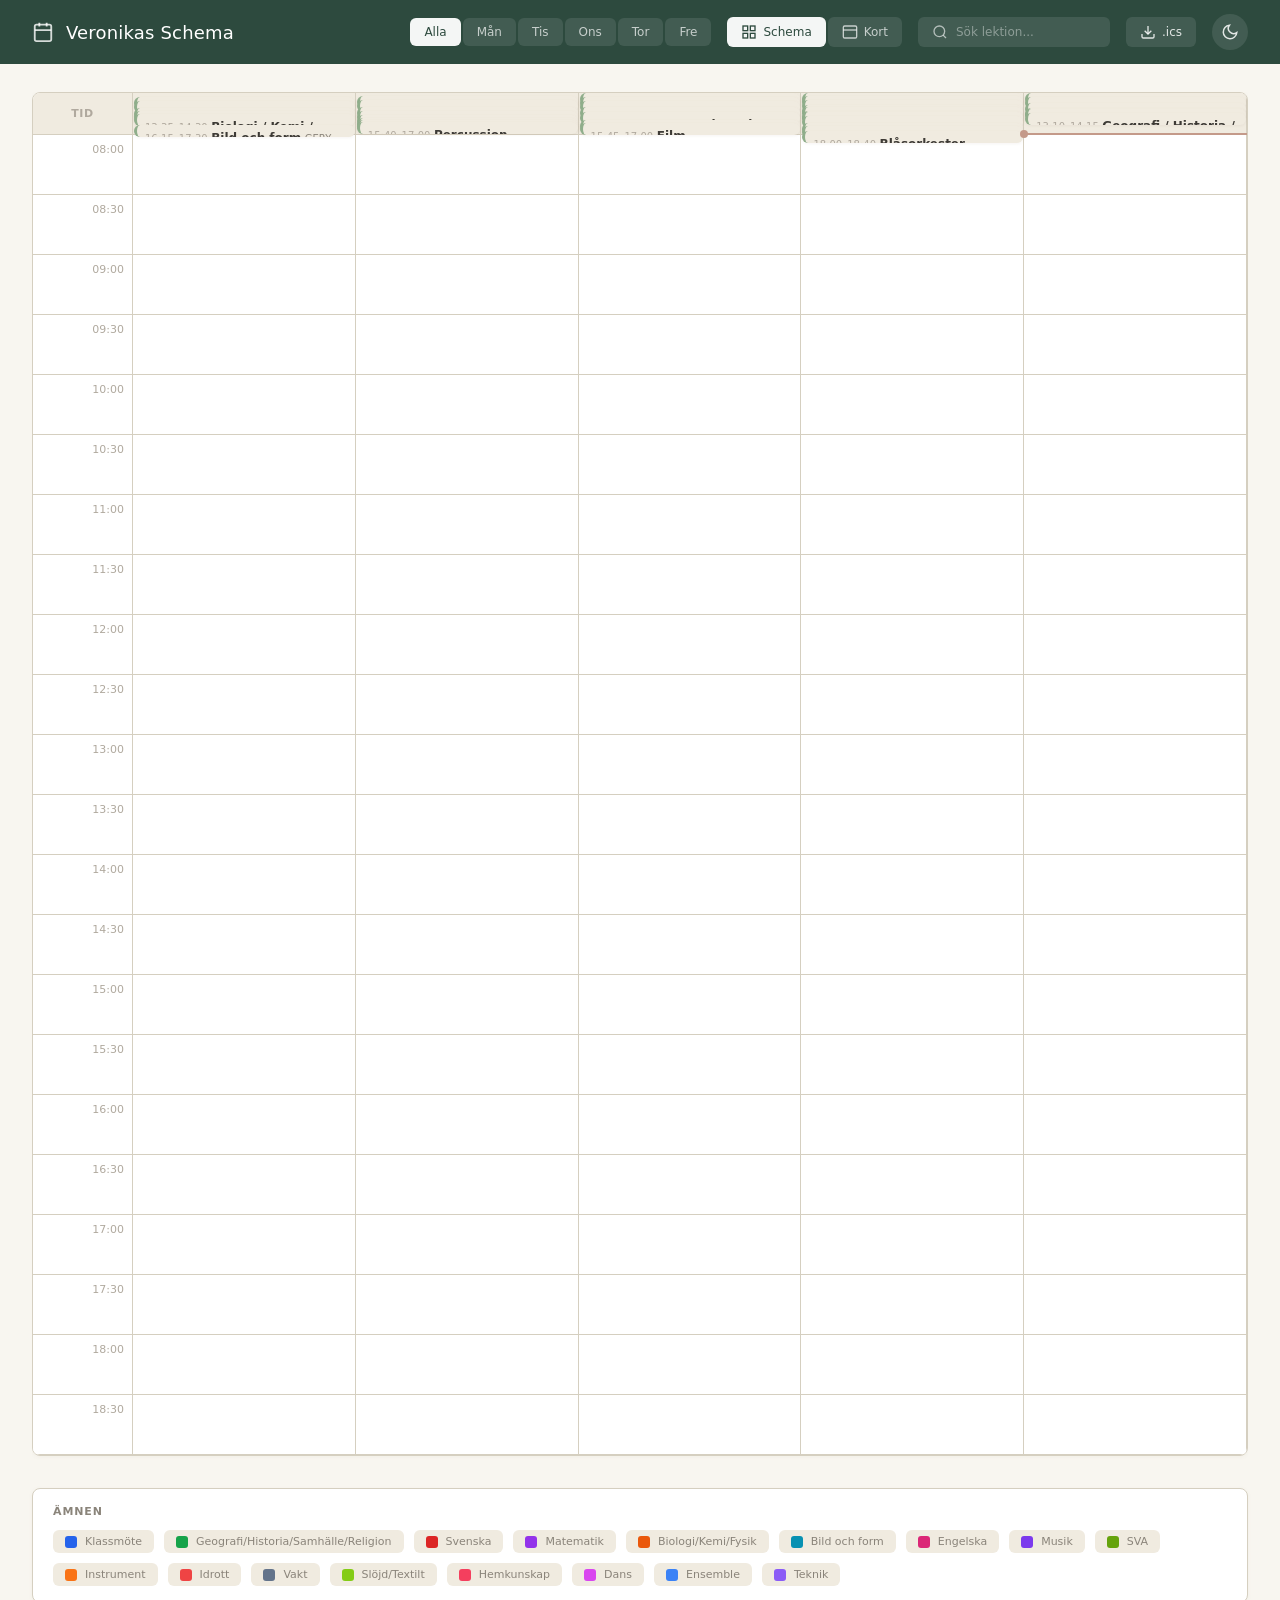
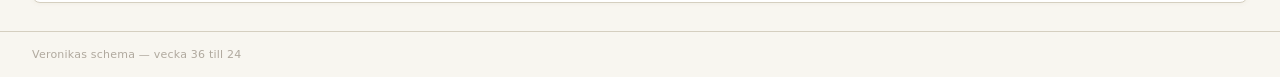
<file: concept-7.html>
<!DOCTYPE html>
<html lang="sv">
<head>
  <meta charset="UTF-8">
  <meta name="viewport" content="width=device-width, initial-scale=1.0">
  <title>Veronikas Schema — Nordic</title>
  <style>
    :root {
      --slot-h: 60px;
      --time-col-w: 100px;
      --day-min-w: 220px;
      --bg: #f8f6f0;
      --surface: #ffffff;
      --border: #d5cfc0;
      --text: #3d3a35;
      --text-muted: #8a847a;
      --text-light: #b0a99e;
      --sage: #8fae8b;
      --clay: #c4a882;
      --sand: #d4c5a9;
      --cream: #f0ebe0;
      --slate: #6b7b8d;
      --warm-brown: #8b7355;
      --forest: #2d4a3e;
      --dusty-rose: #c49a8a;
      --muted-teal: #7a9e9a;
      --warm-olive: #9a9e7a;
      --font: system-ui, -apple-system, "Segoe UI", sans-serif;
    }

    *, *::before, *::after { box-sizing: border-box; margin: 0; padding: 0; }

    body {
      font-family: var(--font);
      font-weight: 400;
      background: var(--bg);
      color: var(--text);
      min-height: 100vh;
      display: flex;
      flex-direction: column;
    }

    body.dark {
      --bg: #1e1d1a;
      --surface: #2a2926;
      --border: #3d3a35;
      --text: #e8e4dc;
      --text-muted: #8a847a;
      --text-light: #5a5650;
      --cream: #2a2926;
    }

    .header {
      display: flex;
      align-items: center;
      justify-content: space-between;
      padding: 0 32px;
      height: 64px;
      background: var(--forest);
      color: #ffffff;
      flex-wrap: wrap;
      gap: 12px;
    }

    .header-title {
      font-size: 18px;
      font-weight: 500;
      display: flex;
      align-items: center;
      gap: 12px;
      letter-spacing: 0.01em;
    }

    .header-title svg {
      width: 22px;
      height: 22px;
      stroke: rgba(255,255,255,0.8);
    }

    .header-controls {
      display: flex;
      align-items: center;
      gap: 16px;
      flex-wrap: wrap;
    }

    .day-tabs {
      display: flex;
      gap: 2px;
    }

    .day-tab {
      background: rgba(255,255,255,0.1);
      border: none;
      color: rgba(255,255,255,0.7);
      padding: 7px 14px;
      font-size: 12px;
      font-weight: 500;
      cursor: pointer;
      font-family: var(--font);
      border-radius: 6px;
      transition: all 0.2s ease;
    }

    .day-tab.active {
      background: rgba(255,255,255,0.95);
      color: var(--forest);
    }

    .day-tab:hover:not(.active) {
      background: rgba(255,255,255,0.18);
    }

    .view-toggle {
      display: flex;
      gap: 2px;
    }

    .view-btn {
      background: rgba(255,255,255,0.1);
      border: none;
      color: rgba(255,255,255,0.7);
      padding: 7px 14px;
      font-size: 12px;
      font-weight: 500;
      cursor: pointer;
      font-family: var(--font);
      display: flex;
      align-items: center;
      gap: 6px;
      border-radius: 6px;
      transition: all 0.2s ease;
    }

    .view-btn svg {
      width: 16px;
      height: 16px;
    }

    .view-btn.active {
      background: rgba(255,255,255,0.95);
      color: var(--forest);
    }

    .view-btn:hover:not(.active) {
      background: rgba(255,255,255,0.18);
    }

    .search-box {
      display: flex;
      align-items: center;
      gap: 8px;
      background: rgba(255,255,255,0.1);
      border-radius: 6px;
      padding: 7px 14px;
      transition: background 0.2s ease;
    }

    .search-box:focus-within {
      background: rgba(255,255,255,0.18);
    }

    .search-box svg {
      width: 16px;
      height: 16px;
      stroke: rgba(255,255,255,0.6);
      flex-shrink: 0;
    }

    .search-box input {
      border: none;
      background: none;
      font-family: var(--font);
      font-size: 12px;
      font-weight: 400;
      color: white;
      outline: none;
      width: 140px;
    }

    .search-box input::placeholder {
      color: rgba(255,255,255,0.4);
    }

    .ics-download {
      display: flex;
      align-items: center;
      gap: 6px;
      padding: 7px 14px;
      background: rgba(255,255,255,0.1);
      color: rgba(255,255,255,0.85);
      text-decoration: none;
      font-size: 12px;
      font-weight: 500;
      border-radius: 6px;
      transition: background 0.2s ease;
    }

    .ics-download svg {
      width: 16px;
      height: 16px;
    }

    .ics-download:hover {
      background: rgba(255,255,255,0.18);
    }

    .theme-toggle {
      background: rgba(255,255,255,0.1);
      border: none;
      color: rgba(255,255,255,0.85);
      width: 36px;
      height: 36px;
      display: flex;
      align-items: center;
      justify-content: center;
      cursor: pointer;
      border-radius: 50%;
      transition: background 0.2s ease;
    }

    .theme-toggle svg {
      width: 18px;
      height: 18px;
    }

    .theme-toggle:hover {
      background: rgba(255,255,255,0.18);
    }

    .main {
      flex: 1;
      padding: 28px 32px;
      display: flex;
      flex-direction: column;
      gap: 24px;
    }

    .grid-view { display: block; }
    .cards-view { display: none; }

    body.view-active .grid-view { display: block; }
    body.view-active .cards-view { display: none; }

    .timetable-wrapper {
      overflow-x: auto;
      padding-bottom: 8px;
    }

    .timetable {
      display: grid;
      grid-template-columns: var(--time-col-w) repeat(5, minmax(var(--day-min-w), 1fr));
      min-width: calc(var(--time-col-w) + 5 * var(--day-min-w));
      border: 1px solid var(--border);
      border-radius: 8px;
      overflow: hidden;
      background: var(--surface);
      box-shadow: 0 1px 4px rgba(139,115,85,0.06);
    }

    .time-header,
    .day-header {
      padding: 14px 8px;
      font-size: 11px;
      font-weight: 600;
      text-align: center;
      letter-spacing: 0.06em;
      text-transform: uppercase;
    }

    .time-header {
      background: var(--cream);
      color: var(--text-light);
      border-bottom: 1px solid var(--border);
      border-right: 1px solid var(--border);
    }

    .day-header {
      background: var(--cream);
      color: var(--text-muted);
      border-bottom: 1px solid var(--border);
      border-right: 1px solid var(--border);
    }

    .day-header:last-child {
      border-right: none;
    }

    .time-label {
      padding: 8px;
      font-size: 11px;
      font-weight: 400;
      color: var(--text-light);
      text-align: right;
      border-right: 1px solid var(--border);
      border-bottom: 1px solid var(--border);
      background: var(--surface);
    }

    .grid-cell {
      min-height: var(--slot-h);
      border-right: 1px solid var(--border);
      border-bottom: 1px solid var(--border);
      background: var(--surface);
      position: relative;
    }

    .grid-cell:last-child {
      border-right: none;
    }

    .day-column {
      position: relative;
    }

    .class-block {
      position: absolute;
      left: 4px;
      right: 4px;
      padding: 6px 8px;
      background: var(--cream);
      border-left: 3px solid var(--sage);
      border-radius: 6px;
      font-size: 11px;
      overflow: hidden;
      cursor: pointer;
      box-shadow: 0 1px 3px rgba(139,115,85,0.08);
      transition: box-shadow 0.2s ease, background 0.2s ease;
      z-index: 1;
    }

    .class-block:hover {
      box-shadow: 0 2px 6px rgba(139,115,85,0.14);
      background: var(--bg);
    }

    .class-block .time {
      font-size: 10px;
      color: var(--text-light);
      font-weight: 400;
      margin-bottom: 2px;
    }

    .class-block .subject {
      font-size: 12px;
      font-weight: 600;
      color: var(--text);
      margin-bottom: 1px;
    }

    .class-block .teacher {
      font-size: 10px;
      color: var(--text-muted);
      font-weight: 400;
    }

    .class-block.compact .subject,
    .class-block.compact .teacher {
      font-size: 10px;
    }

    .now-indicator {
      position: absolute;
      left: 0;
      right: 0;
      height: 2px;
      background: var(--dusty-rose);
      z-index: 2;
      pointer-events: none;
    }

    .now-indicator::before {
      content: '';
      position: absolute;
      left: -4px;
      top: -3px;
      width: 8px;
      height: 8px;
      background: var(--dusty-rose);
      border-radius: 50%;
    }

    .cards-container {
      display: grid;
      grid-template-columns: repeat(auto-fill, minmax(300px, 1fr));
      gap: 16px;
    }

    .class-card {
      background: var(--surface);
      border: 1px solid var(--border);
      border-radius: 8px;
      padding: 20px;
      box-shadow: 0 1px 4px rgba(139,115,85,0.06);
      transition: box-shadow 0.2s ease;
    }

    .class-card:hover {
      box-shadow: 0 2px 8px rgba(139,115,85,0.12);
    }

    .class-card.color-bar {
      border-left: 4px solid var(--sage);
    }

    .class-card-content {
      display: flex;
      flex-direction: column;
      gap: 6px;
    }

    .class-card-time {
      font-size: 11px;
      color: var(--text-light);
      font-weight: 400;
    }

    .class-card-subject {
      font-size: 15px;
      font-weight: 600;
      color: var(--text);
    }

    .class-card-teacher {
      font-size: 12px;
      color: var(--text-muted);
      font-weight: 400;
    }

    .legend {
      padding: 16px 20px;
      border: 1px solid var(--border);
      border-radius: 8px;
      background: var(--surface);
      box-shadow: 0 1px 4px rgba(139,115,85,0.06);
    }

    .legend-title {
      font-size: 11px;
      font-weight: 600;
      color: var(--text-muted);
      text-transform: uppercase;
      letter-spacing: 0.08em;
      margin-bottom: 12px;
    }

    .legend-grid {
      display: flex;
      flex-wrap: wrap;
      gap: 10px;
    }

    .legend-item {
      display: flex;
      align-items: center;
      gap: 8px;
      font-size: 11px;
      font-weight: 400;
      color: var(--text-muted);
      background: var(--cream);
      padding: 5px 12px;
      border-radius: 6px;
    }

    .legend-color {
      width: 12px;
      height: 12px;
      border-radius: 3px;
    }

    .footer {
      padding: 16px 32px;
      font-size: 11px;
      color: var(--text-light);
      border-top: 1px solid var(--border);
      font-weight: 400;
      letter-spacing: 0.02em;
    }

    .hidden { display: none !important; }
    .dimmed { opacity: 0.25; }

    @media (max-width: 768px) {
      .header { padding: 0 16px; height: auto; min-height: 64px; flex-wrap: wrap; padding-top: 12px; padding-bottom: 12px; }
      .header-controls { gap: 8px; }
      .main { padding: 16px; }
      .search-box input { width: 100px; }
    }
  </style>
</head>
<body class="view-active grid" data-theme="light">
  <header class="header">
    <div class="header-title">
      <svg viewBox="0 0 24 24" fill="none" stroke="currentColor" stroke-width="2"><rect x="3" y="4" width="18" height="18" rx="2"/><path d="M16 2v4M8 2v4M3 10h18"/></svg>
      Veronikas Schema
    </div>
    <div class="header-controls">
      <div class="day-tabs">
        <button class="day-tab active" data-day="all">Alla</button>
        <button class="day-tab" data-day="1">Mån</button>
        <button class="day-tab" data-day="2">Tis</button>
        <button class="day-tab" data-day="3">Ons</button>
        <button class="day-tab" data-day="4">Tor</button>
        <button class="day-tab" data-day="5">Fre</button>
      </div>
      <div class="view-toggle">
        <button class="view-btn active" data-view="grid">
          <svg viewBox="0 0 24 24" fill="none" stroke="currentColor" stroke-width="2"><rect x="3" y="3" width="7" height="7"/><rect x="14" y="3" width="7" height="7"/><rect x="3" y="14" width="7" height="7"/><rect x="14" y="14" width="7" height="7"/></svg>
          Schema
        </button>
        <button class="view-btn" data-view="cards">
          <svg viewBox="0 0 24 24" fill="none" stroke="currentColor" stroke-width="2"><rect x="2" y="3" width="20" height="18" rx="2"/><path d="M2 9h20"/></svg>
          Kort
        </button>
      </div>
      <div class="search-box">
        <svg viewBox="0 0 24 24" fill="none" stroke="currentColor" stroke-width="2"><circle cx="11" cy="11" r="8"/><path d="M21 21l-4.35-4.35"/></svg>
        <input id="search-input" type="text" placeholder="Sök lektion..." />
      </div>
      <a class="ics-download" href="schedule.ics" download>
        <svg viewBox="0 0 24 24" fill="none" stroke="currentColor" stroke-width="2"><path d="M21 15v4a2 2 0 0 1-2 2H5a2 2 0 0 1-2-2v-4"/><polyline points="7 10 12 15 17 10"/><line x1="12" y1="15" x2="12" y2="3"/></svg>
        .ics
      </a>
      <button class="theme-toggle" id="theme-toggle">
        <svg viewBox="0 0 24 24" fill="none" stroke="currentColor" stroke-width="2"><path d="M21 12.79A9 9 0 1 1 11.21 3 7 7 0 0 0 21 12.79z"/></svg>
      </button>
    </div>
  </header>
  <main class="main">
    <div class="grid-view">
      <div class="timetable-wrapper">
        <div class="timetable"></div>
      </div>
    </div>
    <div class="cards-view">
      <div class="cards-container"></div>
    </div>
    <div class="legend">
      <div class="legend-title">Ämnen</div>
      <div class="legend-grid"></div>
    </div>
  </main>
  <footer class="footer">Veronikas schema — vecka 36 till 24</footer>
  <script src="data.js"></script>
  <script src="app.js"></script>
</body>
</html>
</file>
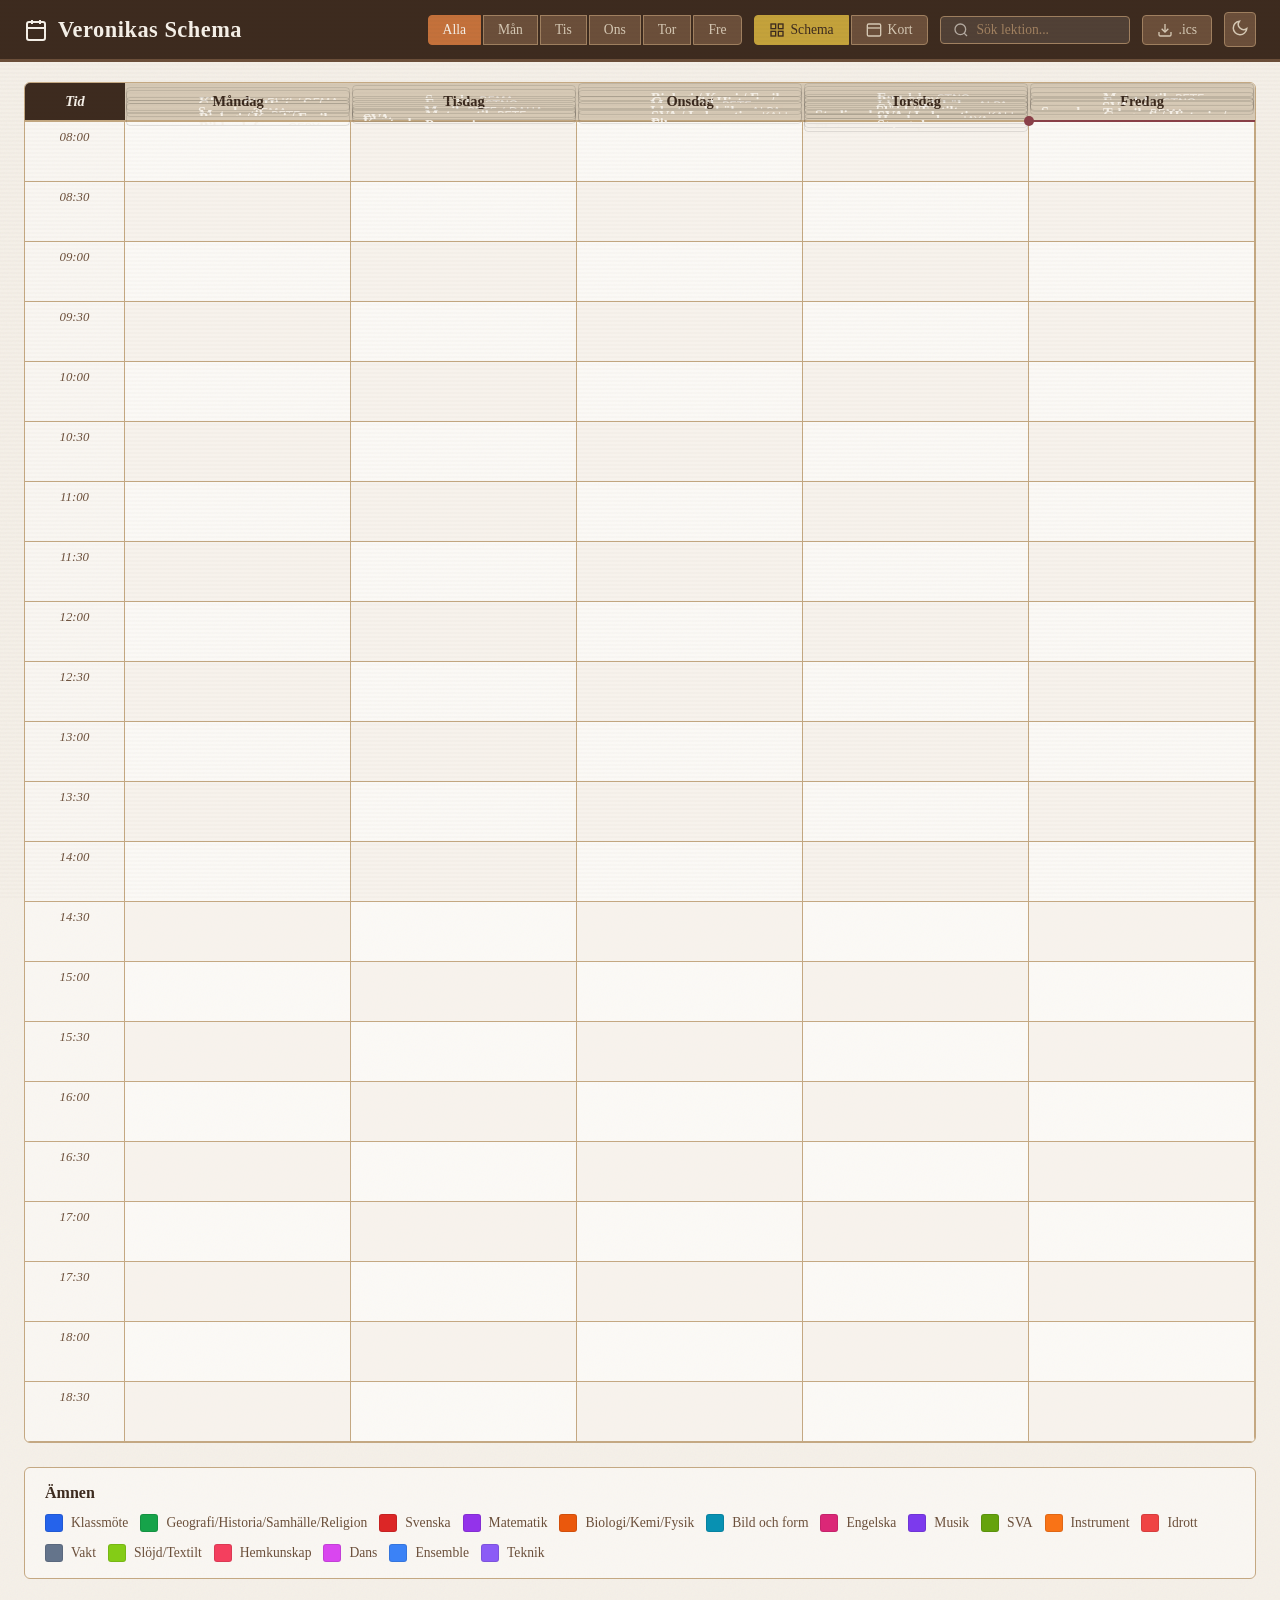
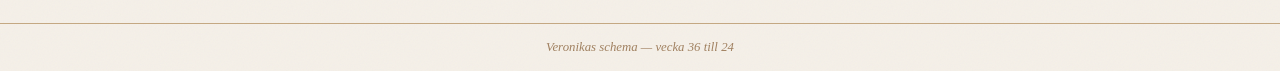
<file: concept-8.html>
<!DOCTYPE html>
<html lang="sv">
<head>
  <meta charset="UTF-8">
  <meta name="viewport" content="width=device-width, initial-scale=1.0">
  <title>Veronikas Schema — Retro Paper</title>
  <style>
    :root {
      --slot-h: 60px;
      --time-col-w: 100px;
      --day-min-w: 220px;
      --cream: #f5f0e8;
      --brown-dark: #3d2b1f;
      --brown-mid: #6b4f3a;
      --brown-light: #a08060;
      --brown-border: #c4a882;
      --taupe: #d6c9b5;
      --block-orange: #c4713b;
      --block-olive: #7a8a4f;
      --block-blue: #6b8fa3;
      --block-maroon: #8b4049;
      --block-mustard: #c4a23b;
      --block-sage: #8a9a7a;
      --block-clay: #a86b50;
      --text-dark: #3d2b1f;
      --text-mid: #6b4f3a;
      --text-light: #a08060;
    }

    * { margin: 0; padding: 0; box-sizing: border-box; }

    body {
      font-family: system-ui, -apple-system, sans-serif;
      background-color: var(--cream);
      color: var(--text-dark);
      min-height: 100vh;
      background-image:
        url("data:image/svg+xml,%3Csvg xmlns='http://www.w3.org/2000/svg' width='200' height='200'%3E%3Cfilter id='n'%3E%3CfeTurbulence type='fractalNoise' baseFrequency='0.65' numOctaves='3' stitchTiles='stitch'/%3E%3C/filter%3E%3Crect width='100%25' height='100%25' filter='url(%23n)' opacity='0.04'/%3E%3C/svg%3E");
    }

    body::after {
      content: '';
      position: fixed;
      inset: 0;
      background:
        repeating-linear-gradient(
          0deg,
          transparent,
          transparent 2px,
          rgba(60, 40, 20, 0.015) 2px,
          rgba(60, 40, 20, 0.015) 4px
        );
      pointer-events: none;
      z-index: 9999;
    }

    .hidden { display: none !important; }
    .dimmed { opacity: 0.25; }

    .header {
      background: var(--brown-dark);
      color: var(--cream);
      padding: 12px 24px;
      display: flex;
      align-items: center;
      justify-content: space-between;
      flex-wrap: wrap;
      gap: 12px;
      border-bottom: 3px solid var(--brown-mid);
    }

    .header-title {
      font-family: Georgia, 'Times New Roman', serif;
      font-size: 1.4rem;
      font-weight: bold;
      display: flex;
      align-items: center;
      gap: 10px;
      letter-spacing: 0.5px;
    }

    .header-title svg {
      width: 24px;
      height: 24px;
    }

    .header-controls {
      display: flex;
      align-items: center;
      gap: 12px;
      flex-wrap: wrap;
    }

    .day-tabs {
      display: flex;
      gap: 2px;
    }

    .day-tab {
      font-family: Georgia, serif;
      background: var(--brown-mid);
      color: var(--taupe);
      border: 1px solid var(--brown-light);
      padding: 6px 14px;
      cursor: pointer;
      font-size: 0.85rem;
      transition: all 0.2s;
    }

    .day-tab:first-child { border-radius: 4px 0 0 4px; }
    .day-tab:last-child { border-radius: 0 4px 4px 0; }

    .day-tab:hover {
      background: var(--brown-light);
      color: var(--cream);
    }

    .day-tab.active {
      background: var(--block-orange);
      color: var(--cream);
      border-color: var(--block-orange);
    }

    .view-toggle {
      display: flex;
      gap: 2px;
    }

    .view-btn {
      font-family: Georgia, serif;
      background: var(--brown-mid);
      color: var(--taupe);
      border: 1px solid var(--brown-light);
      padding: 6px 14px;
      cursor: pointer;
      font-size: 0.85rem;
      display: flex;
      align-items: center;
      gap: 6px;
      transition: all 0.2s;
    }

    .view-btn:first-child { border-radius: 4px 0 0 4px; }
    .view-btn:last-child { border-radius: 0 4px 4px 0; }

    .view-btn svg { width: 16px; height: 16px; }

    .view-btn:hover {
      background: var(--brown-light);
      color: var(--cream);
    }

    .view-btn.active {
      background: var(--block-mustard);
      color: var(--brown-dark);
      border-color: var(--block-mustard);
    }

    .search-box {
      display: flex;
      align-items: center;
      gap: 8px;
      background: rgba(255,255,255,0.1);
      border: 1px solid var(--brown-light);
      border-radius: 4px;
      padding: 5px 12px;
    }

    .search-box svg { width: 16px; height: 16px; opacity: 0.6; }

    .search-box input {
      background: none;
      border: none;
      color: var(--cream);
      font-family: Georgia, serif;
      font-size: 0.85rem;
      outline: none;
      width: 140px;
    }

    .search-box input::placeholder { color: var(--brown-light); }

    .ics-download {
      font-family: Georgia, serif;
      background: var(--brown-mid);
      color: var(--taupe);
      border: 1px solid var(--brown-light);
      border-radius: 4px;
      padding: 6px 14px;
      text-decoration: none;
      font-size: 0.85rem;
      display: flex;
      align-items: center;
      gap: 6px;
      transition: all 0.2s;
    }

    .ics-download svg { width: 16px; height: 16px; }
    .ics-download:hover { background: var(--brown-light); color: var(--cream); }

    .theme-toggle {
      background: var(--brown-mid);
      color: var(--taupe);
      border: 1px solid var(--brown-light);
      border-radius: 4px;
      padding: 6px;
      cursor: pointer;
      transition: all 0.2s;
    }

    .theme-toggle svg { width: 18px; height: 18px; }
    .theme-toggle:hover { background: var(--brown-light); color: var(--cream); }

    .main {
      padding: 20px 24px;
    }

    .timetable-wrapper {
      overflow-x: auto;
      border-radius: 6px;
      border: 1px solid var(--brown-border);
      background: rgba(255,255,255,0.4);
    }

    .timetable {
      display: grid;
      grid-template-columns: var(--time-col-w) repeat(5, minmax(var(--day-min-w), 1fr));
      position: relative;
      min-width: fit-content;
    }

    .time-header,
    .day-header {
      font-family: Georgia, serif;
      background: var(--taupe);
      padding: 10px;
      text-align: center;
      font-weight: bold;
      border-bottom: 2px solid var(--brown-border);
      font-size: 0.9rem;
      color: var(--brown-dark);
    }

    .time-header {
      background: var(--brown-dark);
      color: var(--cream);
      font-style: italic;
    }

    .time-label {
      font-family: Georgia, serif;
      font-style: italic;
      padding: 8px;
      text-align: center;
      border-right: 1px solid var(--brown-border);
      border-bottom: 1px solid var(--brown-border);
      color: var(--brown-mid);
      font-size: 0.8rem;
    }

    .grid-cell {
      border-bottom: 1px solid var(--brown-border);
      border-right: 1px solid var(--brown-border);
      background: rgba(255,255,255,0.25);
      min-height: var(--slot-h);
    }

    .grid-cell:nth-child(even) {
      background: rgba(245,240,232,0.5);
    }

    .day-column {
      position: relative;
    }

    .class-block {
      position: absolute;
      left: 4px;
      right: 4px;
      border-radius: 4px;
      padding: 6px 10px;
      font-size: 0.8rem;
      overflow: hidden;
      color: var(--cream);
      border: 1px solid rgba(0,0,0,0.1);
      cursor: pointer;
      transition: filter 0.2s, transform 0.2s;
    }

    .class-block:hover {
      filter: brightness(1.08);
      transform: scale(1.01);
      z-index: 10;
    }

    .class-block.compact .time,
    .class-block.compact .teacher {
      display: none;
    }

    .class-block .time {
      font-family: Georgia, serif;
      font-style: italic;
      font-size: 0.7rem;
      opacity: 0.85;
      margin-bottom: 2px;
    }

    .class-block .subject {
      font-family: Georgia, serif;
      font-weight: bold;
      font-size: 0.9rem;
      line-height: 1.2;
    }

    .class-block .teacher {
      font-size: 0.75rem;
      opacity: 0.8;
      margin-top: 2px;
    }

    .now-indicator {
      position: absolute;
      left: 0;
      right: 0;
      height: 2px;
      background: var(--block-maroon);
      z-index: 20;
      pointer-events: none;
    }

    .now-indicator::before {
      content: '';
      position: absolute;
      left: -5px;
      top: -4px;
      width: 10px;
      height: 10px;
      background: var(--block-maroon);
      border-radius: 50%;
    }

    .cards-view {
      display: none;
    }

    .cards-container {
      display: grid;
      grid-template-columns: repeat(auto-fill, minmax(280px, 1fr));
      gap: 16px;
    }

    .class-card {
      background: var(--cream);
      border-radius: 4px;
      border: 1px solid var(--brown-border);
      overflow: hidden;
      box-shadow: 2px 2px 8px rgba(60,40,20,0.1);
      transition: box-shadow 0.2s, transform 0.2s;
    }

    .class-card:hover {
      box-shadow: 3px 3px 12px rgba(60,40,20,0.18);
      transform: translateY(-1px);
    }

    .class-card.color-bar {
      border-left: 5px solid currentColor;
    }

    .class-card-content {
      padding: 16px;
    }

    .class-card-time {
      font-family: Georgia, serif;
      font-style: italic;
      font-size: 0.8rem;
      color: var(--text-light);
      margin-bottom: 6px;
    }

    .class-card-subject {
      font-family: Georgia, serif;
      font-size: 1.1rem;
      font-weight: bold;
      color: var(--brown-dark);
      margin-bottom: 4px;
    }

    .class-card-teacher {
      font-size: 0.85rem;
      color: var(--text-mid);
    }

    .legend {
      margin-top: 24px;
      padding: 16px 20px;
      background: rgba(255,255,255,0.4);
      border: 1px solid var(--brown-border);
      border-radius: 6px;
    }

    .legend-title {
      font-family: Georgia, serif;
      font-weight: bold;
      font-size: 1rem;
      margin-bottom: 12px;
      color: var(--brown-dark);
    }

    .legend-grid {
      display: flex;
      flex-wrap: wrap;
      gap: 12px;
    }

    .legend-item {
      display: flex;
      align-items: center;
      gap: 8px;
      font-family: Georgia, serif;
      font-size: 0.85rem;
      color: var(--text-mid);
    }

    .legend-color {
      width: 18px;
      height: 18px;
      border-radius: 3px;
      border: 1px solid rgba(0,0,0,0.1);
    }

    .footer {
      text-align: center;
      padding: 16px;
      font-family: Georgia, serif;
      font-style: italic;
      font-size: 0.8rem;
      color: var(--text-light);
      border-top: 1px solid var(--brown-border);
      margin-top: 24px;
    }

    @media (max-width: 768px) {
      .header { flex-direction: column; align-items: flex-start; }
      .header-controls { width: 100%; justify-content: flex-start; }
      .main { padding: 12px; }
    }
  </style>
</head>
<body class="view-active grid" data-theme="light">
  <header class="header">
    <div class="header-title">
      <svg viewBox="0 0 24 24" fill="none" stroke="currentColor" stroke-width="2"><rect x="3" y="4" width="18" height="18" rx="2"/><path d="M16 2v4M8 2v4M3 10h18"/></svg>
      Veronikas Schema
    </div>
    <div class="header-controls">
      <div class="day-tabs">
        <button class="day-tab active" data-day="all">Alla</button>
        <button class="day-tab" data-day="1">Mån</button>
        <button class="day-tab" data-day="2">Tis</button>
        <button class="day-tab" data-day="3">Ons</button>
        <button class="day-tab" data-day="4">Tor</button>
        <button class="day-tab" data-day="5">Fre</button>
      </div>
      <div class="view-toggle">
        <button class="view-btn active" data-view="grid">
          <svg viewBox="0 0 24 24" fill="none" stroke="currentColor" stroke-width="2"><rect x="3" y="3" width="7" height="7"/><rect x="14" y="3" width="7" height="7"/><rect x="3" y="14" width="7" height="7"/><rect x="14" y="14" width="7" height="7"/></svg>
          Schema
        </button>
        <button class="view-btn" data-view="cards">
          <svg viewBox="0 0 24 24" fill="none" stroke="currentColor" stroke-width="2"><rect x="2" y="3" width="20" height="18" rx="2"/><path d="M2 9h20"/></svg>
          Kort
        </button>
      </div>
      <div class="search-box">
        <svg viewBox="0 0 24 24" fill="none" stroke="currentColor" stroke-width="2"><circle cx="11" cy="11" r="8"/><path d="M21 21l-4.35-4.35"/></svg>
        <input id="search-input" type="text" placeholder="Sök lektion..." />
      </div>
      <a class="ics-download" href="schedule.ics" download>
        <svg viewBox="0 0 24 24" fill="none" stroke="currentColor" stroke-width="2"><path d="M21 15v4a2 2 0 0 1-2 2H5a2 2 0 0 1-2-2v-4"/><polyline points="7 10 12 15 17 10"/><line x1="12" y1="15" x2="12" y2="3"/></svg>
        .ics
      </a>
      <button class="theme-toggle" id="theme-toggle">
        <svg viewBox="0 0 24 24" fill="none" stroke="currentColor" stroke-width="2"><path d="M21 12.79A9 9 0 1 1 11.21 3 7 7 0 0 0 21 12.79z"/></svg>
      </button>
    </div>
  </header>
  <main class="main">
    <div class="grid-view">
      <div class="timetable-wrapper">
        <div class="timetable"></div>
      </div>
    </div>
    <div class="cards-view">
      <div class="cards-container"></div>
    </div>
    <div class="legend">
      <div class="legend-title">Ämnen</div>
      <div class="legend-grid"></div>
    </div>
  </main>
  <footer class="footer">Veronikas schema — vecka 36 till 24</footer>
  <script src="data.js"></script>
  <script src="app.js"></script>
</body>
</html>
</file>
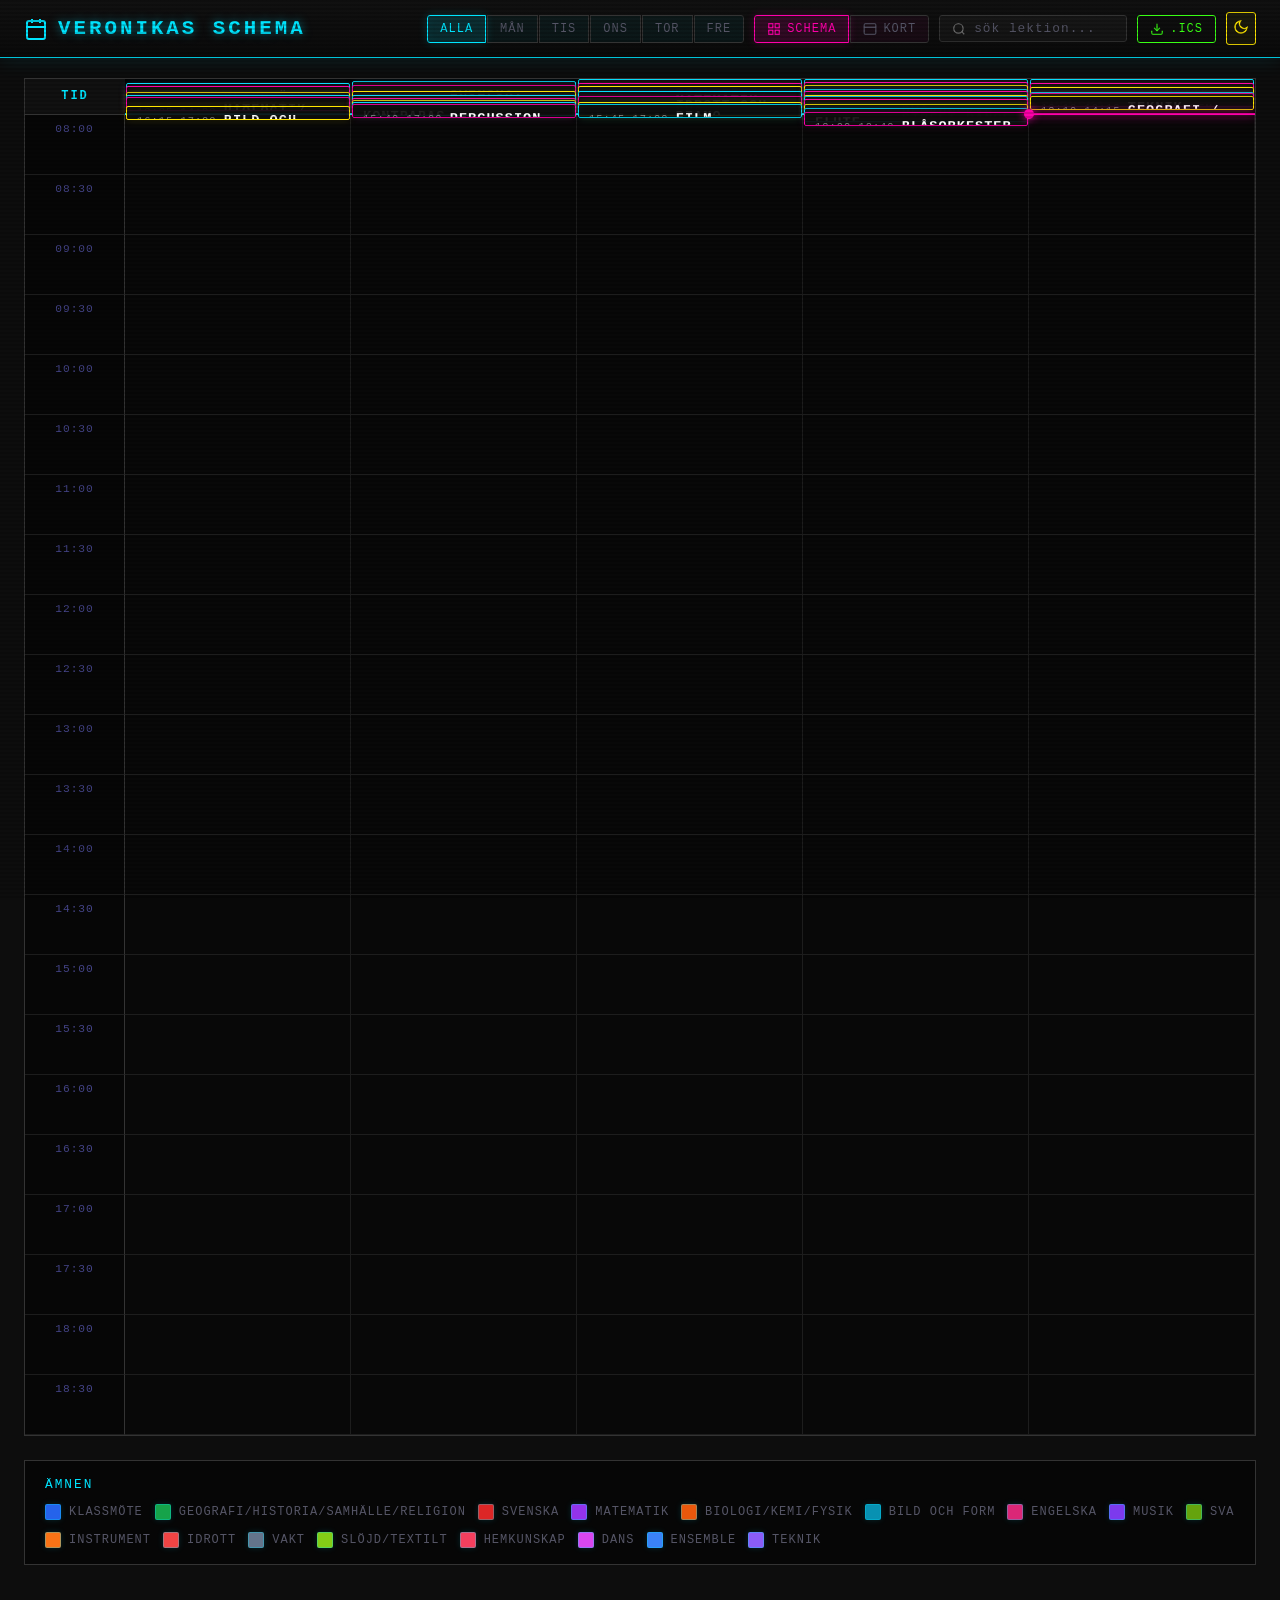
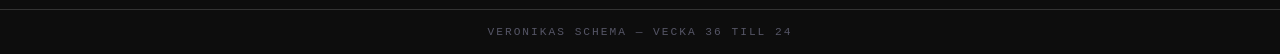
<file: concept-9.html>
<!DOCTYPE html>
<html lang="sv">
<head>
  <meta charset="UTF-8">
  <meta name="viewport" content="width=device-width, initial-scale=1.0">
  <title>Veronikas Schema — Cyberpunk</title>
  <style>
    :root {
      --slot-h: 60px;
      --time-col-w: 100px;
      --day-min-w: 220px;
      --bg: #0d0d0d;
      --bg-card: rgba(15,15,15,0.9);
      --cyan: #00e5ff;
      --magenta: #ff00aa;
      --yellow: #ffe600;
      --green: #39ff14;
      --red: #ff2244;
      --dim: #333;
      --text: #d0d0d0;
      --text-dim: #556;
    }

    * { margin: 0; padding: 0; box-sizing: border-box; }

    body {
      font-family: 'Courier New', 'Consolas', monospace;
      background: var(--bg);
      color: var(--text);
      min-height: 100vh;
      position: relative;
    }

    body::after {
      content: '';
      position: fixed;
      inset: 0;
      background: repeating-linear-gradient(
        0deg,
        transparent,
        transparent 2px,
        rgba(0,0,0,0.15) 2px,
        rgba(0,0,0,0.15) 4px
      );
      pointer-events: none;
      z-index: 9999;
    }

    .hidden { display: none !important; }
    .dimmed { opacity: 0.25; }

    .header {
      background: linear-gradient(180deg, #111 0%, #0a0a0a 100%);
      border-bottom: 1px solid var(--cyan);
      padding: 12px 24px;
      display: flex;
      align-items: center;
      justify-content: space-between;
      flex-wrap: wrap;
      gap: 12px;
      box-shadow: 0 2px 20px rgba(0,229,255,0.1);
    }

    .header-title {
      font-size: 1.3rem;
      font-weight: bold;
      text-transform: uppercase;
      letter-spacing: 3px;
      display: flex;
      align-items: center;
      gap: 10px;
      color: var(--cyan);
      text-shadow: 0 0 10px rgba(0,229,255,0.5);
    }

    .header-title svg {
      width: 24px;
      height: 24px;
    }

    .header-controls {
      display: flex;
      align-items: center;
      gap: 10px;
      flex-wrap: wrap;
    }

    .day-tabs {
      display: flex;
      gap: 1px;
    }

    .day-tab {
      background: rgba(0,229,255,0.05);
      color: var(--text-dim);
      border: 1px solid var(--dim);
      padding: 6px 12px;
      cursor: pointer;
      font-family: inherit;
      font-size: 0.75rem;
      text-transform: uppercase;
      letter-spacing: 1px;
      transition: all 0.2s;
    }

    .day-tab:first-child { border-radius: 3px 0 0 3px; }
    .day-tab:last-child { border-radius: 0 3px 3px 0; }

    .day-tab:hover {
      border-color: var(--cyan);
      color: var(--cyan);
      text-shadow: 0 0 8px rgba(0,229,255,0.4);
    }

    .day-tab.active {
      background: rgba(0,229,255,0.15);
      color: var(--cyan);
      border-color: var(--cyan);
      box-shadow: 0 0 10px rgba(0,229,255,0.2), inset 0 0 10px rgba(0,229,255,0.05);
    }

    .view-toggle {
      display: flex;
      gap: 1px;
    }

    .view-btn {
      background: rgba(255,0,170,0.05);
      color: var(--text-dim);
      border: 1px solid var(--dim);
      padding: 6px 12px;
      cursor: pointer;
      font-family: inherit;
      font-size: 0.75rem;
      text-transform: uppercase;
      letter-spacing: 1px;
      display: flex;
      align-items: center;
      gap: 6px;
      transition: all 0.2s;
    }

    .view-btn:first-child { border-radius: 3px 0 0 3px; }
    .view-btn:last-child { border-radius: 0 3px 3px 0; }

    .view-btn svg { width: 14px; height: 14px; }

    .view-btn:hover {
      border-color: var(--magenta);
      color: var(--magenta);
      text-shadow: 0 0 8px rgba(255,0,170,0.4);
    }

    .view-btn.active {
      background: rgba(255,0,170,0.15);
      color: var(--magenta);
      border-color: var(--magenta);
      box-shadow: 0 0 10px rgba(255,0,170,0.2), inset 0 0 10px rgba(255,0,170,0.05);
    }

    .search-box {
      display: flex;
      align-items: center;
      gap: 8px;
      background: rgba(255,255,255,0.03);
      border: 1px solid var(--dim);
      border-radius: 3px;
      padding: 5px 12px;
    }

    .search-box svg { width: 14px; height: 14px; opacity: 0.5; }

    .search-box input {
      background: none;
      border: none;
      color: var(--cyan);
      font-family: inherit;
      font-size: 0.8rem;
      outline: none;
      width: 140px;
      text-transform: uppercase;
      letter-spacing: 1px;
    }

    .search-box input::placeholder { color: var(--text-dim); text-transform: lowercase; }

    .search-box:focus-within {
      border-color: var(--cyan);
      box-shadow: 0 0 10px rgba(0,229,255,0.15);
    }

    .ics-download {
      color: var(--green);
      border: 1px solid var(--green);
      border-radius: 3px;
      padding: 6px 12px;
      text-decoration: none;
      font-family: inherit;
      font-size: 0.75rem;
      text-transform: uppercase;
      letter-spacing: 1px;
      display: flex;
      align-items: center;
      gap: 6px;
      transition: all 0.2s;
    }

    .ics-download svg { width: 14px; height: 14px; }

    .ics-download:hover {
      background: rgba(57,255,20,0.1);
      box-shadow: 0 0 12px rgba(57,255,20,0.2);
    }

    .theme-toggle {
      background: rgba(255,230,0,0.05);
      color: var(--yellow);
      border: 1px solid var(--yellow);
      border-radius: 3px;
      padding: 6px;
      cursor: pointer;
      transition: all 0.2s;
    }

    .theme-toggle svg { width: 16px; height: 16px; }

    .theme-toggle:hover {
      background: rgba(255,230,0,0.15);
      box-shadow: 0 0 12px rgba(255,230,0,0.2);
    }

    .main {
      padding: 20px 24px;
    }

    .timetable-wrapper {
      overflow-x: auto;
      border: 1px solid var(--dim);
      background: rgba(0,0,0,0.5);
    }

    .timetable {
      display: grid;
      grid-template-columns: var(--time-col-w) repeat(5, minmax(var(--day-min-w), 1fr));
      position: relative;
      min-width: fit-content;
    }

    .time-header {
      background: #111;
      padding: 10px;
      text-align: center;
      font-weight: bold;
      border-bottom: 1px solid var(--dim);
      font-size: 0.75rem;
      text-transform: uppercase;
      letter-spacing: 2px;
      color: var(--cyan);
    }

    .day-header {
      background: rgba(0,0,0,0.8);
      padding: 10px;
      text-align: center;
      font-weight: bold;
      border-bottom: 2px solid var(--cyan);
      font-size: 0.75rem;
      text-transform: uppercase;
      letter-spacing: 2px;
      color: var(--text);
    }

    .time-label {
      font-family: 'Courier New', monospace;
      font-size: 0.7rem;
      padding: 8px;
      text-align: center;
      border-right: 1px solid var(--dim);
      border-bottom: 1px solid rgba(50,50,50,0.5);
      color: #448;
      text-transform: uppercase;
      letter-spacing: 1px;
    }

    .grid-cell {
      border-bottom: 1px solid rgba(50,50,50,0.5);
      border-right: 1px solid rgba(50,50,50,0.5);
      background: rgba(10,10,10,0.5);
      min-height: var(--slot-h);
      transition: background 0.3s;
    }

    .grid-cell:hover {
      background: rgba(0,229,255,0.03);
    }

    .day-column {
      position: relative;
    }

    .class-block {
      position: absolute;
      left: 3px;
      right: 3px;
      border-radius: 2px;
      padding: 6px 10px;
      font-size: 0.75rem;
      overflow: hidden;
      color: var(--text);
      cursor: pointer;
      transition: all 0.2s;
      background: rgba(15,15,15,0.92);
      border: 1px solid var(--cyan);
      box-shadow: 0 0 8px rgba(0,229,255,0.15), inset 0 0 8px rgba(0,229,255,0.03);
    }

    .class-block:hover {
      box-shadow: 0 0 16px rgba(0,229,255,0.3), inset 0 0 12px rgba(0,229,255,0.06);
      transform: scale(1.02);
      z-index: 10;
    }

    .class-block:nth-child(3n+2) { border-color: var(--magenta); box-shadow: 0 0 8px rgba(255,0,170,0.15), inset 0 0 8px rgba(255,0,170,0.03); }
    .class-block:nth-child(3n+2):hover { box-shadow: 0 0 16px rgba(255,0,170,0.3), inset 0 0 12px rgba(255,0,170,0.06); }
    .class-block:nth-child(3n) { border-color: var(--yellow); box-shadow: 0 0 8px rgba(255,230,0,0.15), inset 0 0 8px rgba(255,230,0,0.03); }
    .class-block:nth-child(3n):hover { box-shadow: 0 0 16px rgba(255,230,0,0.3), inset 0 0 12px rgba(255,230,0,0.06); }

    .class-block.compact .time,
    .class-block.compact .teacher { display: none; }

    .class-block .time {
      font-size: 0.65rem;
      opacity: 0.6;
      margin-bottom: 2px;
      text-transform: uppercase;
      letter-spacing: 1px;
    }

    .class-block .subject {
      font-weight: bold;
      font-size: 0.85rem;
      text-transform: uppercase;
      letter-spacing: 1px;
      color: #fff;
    }

    .class-block .teacher {
      font-size: 0.7rem;
      opacity: 0.5;
      margin-top: 2px;
      text-transform: uppercase;
      letter-spacing: 1px;
    }

    .now-indicator {
      position: absolute;
      left: 0;
      right: 0;
      height: 2px;
      background: var(--magenta);
      z-index: 20;
      pointer-events: none;
      box-shadow: 0 0 8px var(--magenta), 0 0 20px rgba(255,0,170,0.3);
    }

    .now-indicator::before {
      content: '';
      position: absolute;
      left: -5px;
      top: -4px;
      width: 10px;
      height: 10px;
      background: var(--magenta);
      border-radius: 50%;
      box-shadow: 0 0 8px var(--magenta);
      animation: pulse 1.5s ease-in-out infinite;
    }

    @keyframes pulse {
      0%, 100% { opacity: 1; box-shadow: 0 0 8px var(--magenta); }
      50% { opacity: 0.5; box-shadow: 0 0 16px var(--magenta); }
    }

    @keyframes flicker {
      0%, 92%, 100% { opacity: 1; }
      93% { opacity: 0.8; }
      94% { opacity: 1; }
      96% { opacity: 0.7; }
      97% { opacity: 1; }
    }

    .class-block:hover {
      animation: flicker 4s infinite;
    }

    .cards-view { display: none; }

    .cards-container {
      display: grid;
      grid-template-columns: repeat(auto-fill, minmax(280px, 1fr));
      gap: 12px;
    }

    .class-card {
      background: var(--bg-card);
      border: 1px solid var(--cyan);
      border-radius: 2px;
      overflow: hidden;
      box-shadow: 0 0 8px rgba(0,229,255,0.1);
      transition: all 0.2s;
    }

    .class-card:hover {
      box-shadow: 0 0 16px rgba(0,229,255,0.25);
      border-color: var(--magenta);
    }

    .class-card.color-bar {
      border-left: 4px solid currentColor;
    }

    .class-card-content { padding: 14px; }

    .class-card-time {
      font-size: 0.7rem;
      opacity: 0.5;
      margin-bottom: 6px;
      text-transform: uppercase;
      letter-spacing: 1px;
      color: var(--cyan);
    }

    .class-card-subject {
      font-size: 1rem;
      font-weight: bold;
      text-transform: uppercase;
      letter-spacing: 1px;
      color: #fff;
      margin-bottom: 4px;
    }

    .class-card-teacher {
      font-size: 0.8rem;
      opacity: 0.5;
      text-transform: uppercase;
      letter-spacing: 1px;
    }

    .legend {
      margin-top: 24px;
      padding: 16px 20px;
      background: rgba(0,0,0,0.5);
      border: 1px solid var(--dim);
    }

    .legend-title {
      font-size: 0.8rem;
      text-transform: uppercase;
      letter-spacing: 2px;
      margin-bottom: 12px;
      color: var(--cyan);
    }

    .legend-grid {
      display: flex;
      flex-wrap: wrap;
      gap: 12px;
    }

    .legend-item {
      display: flex;
      align-items: center;
      gap: 8px;
      font-size: 0.75rem;
      text-transform: uppercase;
      letter-spacing: 1px;
      color: var(--text-dim);
    }

    .legend-color {
      width: 16px;
      height: 16px;
      border-radius: 2px;
      border: 1px solid rgba(0,229,255,0.3);
      box-shadow: 0 0 6px rgba(0,229,255,0.15);
    }

    .footer {
      text-align: center;
      padding: 16px;
      font-size: 0.7rem;
      text-transform: uppercase;
      letter-spacing: 2px;
      color: var(--text-dim);
      border-top: 1px solid var(--dim);
      margin-top: 24px;
    }

    @media (max-width: 768px) {
      .header { flex-direction: column; align-items: flex-start; }
      .header-controls { width: 100%; justify-content: flex-start; }
      .main { padding: 12px; }
    }
  </style>
</head>
<body class="view-active grid" data-theme="light">
  <header class="header">
    <div class="header-title">
      <svg viewBox="0 0 24 24" fill="none" stroke="currentColor" stroke-width="2"><rect x="3" y="4" width="18" height="18" rx="2"/><path d="M16 2v4M8 2v4M3 10h18"/></svg>
      Veronikas Schema
    </div>
    <div class="header-controls">
      <div class="day-tabs">
        <button class="day-tab active" data-day="all">Alla</button>
        <button class="day-tab" data-day="1">Mån</button>
        <button class="day-tab" data-day="2">Tis</button>
        <button class="day-tab" data-day="3">Ons</button>
        <button class="day-tab" data-day="4">Tor</button>
        <button class="day-tab" data-day="5">Fre</button>
      </div>
      <div class="view-toggle">
        <button class="view-btn active" data-view="grid">
          <svg viewBox="0 0 24 24" fill="none" stroke="currentColor" stroke-width="2"><rect x="3" y="3" width="7" height="7"/><rect x="14" y="3" width="7" height="7"/><rect x="3" y="14" width="7" height="7"/><rect x="14" y="14" width="7" height="7"/></svg>
          Schema
        </button>
        <button class="view-btn" data-view="cards">
          <svg viewBox="0 0 24 24" fill="none" stroke="currentColor" stroke-width="2"><rect x="2" y="3" width="20" height="18" rx="2"/><path d="M2 9h20"/></svg>
          Kort
        </button>
      </div>
      <div class="search-box">
        <svg viewBox="0 0 24 24" fill="none" stroke="currentColor" stroke-width="2"><circle cx="11" cy="11" r="8"/><path d="M21 21l-4.35-4.35"/></svg>
        <input id="search-input" type="text" placeholder="Sök lektion..." />
      </div>
      <a class="ics-download" href="schedule.ics" download>
        <svg viewBox="0 0 24 24" fill="none" stroke="currentColor" stroke-width="2"><path d="M21 15v4a2 2 0 0 1-2 2H5a2 2 0 0 1-2-2v-4"/><polyline points="7 10 12 15 17 10"/><line x1="12" y1="15" x2="12" y2="3"/></svg>
        .ics
      </a>
      <button class="theme-toggle" id="theme-toggle">
        <svg viewBox="0 0 24 24" fill="none" stroke="currentColor" stroke-width="2"><path d="M21 12.79A9 9 0 1 1 11.21 3 7 7 0 0 0 21 12.79z"/></svg>
      </button>
    </div>
  </header>
  <main class="main">
    <div class="grid-view">
      <div class="timetable-wrapper">
        <div class="timetable"></div>
      </div>
    </div>
    <div class="cards-view">
      <div class="cards-container"></div>
    </div>
    <div class="legend">
      <div class="legend-title">Ämnen</div>
      <div class="legend-grid"></div>
    </div>
  </main>
  <footer class="footer">Veronikas schema — vecka 36 till 24</footer>
  <script src="data.js"></script>
  <script src="app.js"></script>
</body>
</html>
</file>
<file: style.css>
:root {
  --slot-h: 55px;
  --time-col-w: 80px;
  --day-min-w: 200px;
  --day-mon: #4a90d9;
  --day-tue: #9b59b6;
  --day-wed: #27ae60;
  --day-thu: #e67e22;
  --day-fri: #e84393;
}

* { margin: 0; padding: 0; box-sizing: border-box; }

body {
  font-family: 'Nunito', system-ui, -apple-system, sans-serif;
  background: linear-gradient(145deg, #faf0e6 0%, #f5e6ff 30%, #e6f0ff 60%, #fff5f5 100%);
  color: #2d3436;
  min-height: 100vh;
  display: flex;
  flex-direction: column;
  overflow-x: hidden;
}

/* Header */
.header {
  position: sticky;
  top: 0;
  z-index: 100;
  display: flex;
  align-items: center;
  justify-content: space-between;
  padding: 6px 12px;
  background: linear-gradient(135deg, #4a1a6b, #2c3e8c);
  color: #fff;
  flex-wrap: wrap;
  gap: 10px;
  box-shadow: 0 4px 20px rgba(74, 26, 107, 0.25);
}

.header-title {
  display: flex;
  align-items: center;
  gap: 10px;
  font-size: 1rem;
  font-weight: 800;
  letter-spacing: -0.02em;
  white-space: nowrap;
}

.header-title svg { width: 24px; height: 24px; }

.header-controls {
  display: flex;
  align-items: center;
  gap: 10px;
  flex-wrap: wrap;
}

.day-tabs { display: flex; gap: 4px; }

.day-tab {
  background: rgba(255, 255, 255, 0.12);
  border: none;
  color: rgba(255, 255, 255, 0.75);
  padding: 6px 14px;
  border-radius: 20px;
  font-size: 0.85rem;
  cursor: pointer;
  transition: all 0.25s ease;
  font-family: inherit;
  font-weight: 600;
}

.day-tab:hover { background: rgba(255, 255, 255, 0.22); color: #fff; }

.day-tab.active {
  background: rgba(255, 255, 255, 0.35);
  color: #fff;
  box-shadow: 0 2px 8px rgba(0, 0, 0, 0.12);
}

.view-toggle {
  display: flex;
  background: rgba(255, 255, 255, 0.12);
  border-radius: 20px;
  overflow: hidden;
}

.view-btn {
  display: flex;
  align-items: center;
  gap: 6px;
  background: transparent;
  border: none;
  color: rgba(255, 255, 255, 0.65);
  padding: 6px 14px;
  font-size: 0.85rem;
  cursor: pointer;
  transition: all 0.25s ease;
  font-family: inherit;
  font-weight: 600;
}

.view-btn svg { width: 16px; height: 16px; }
.view-btn:hover { color: #fff; }

.view-btn.active {
  background: rgba(255, 255, 255, 0.3);
  color: #fff;
}

.search-box {
  display: flex;
  align-items: center;
  gap: 8px;
  background: rgba(255, 255, 255, 0.15);
  border: none;
  border-radius: 20px;
  padding: 6px 14px;
}

.search-box svg { width: 16px; height: 16px; opacity: 0.65; flex-shrink: 0; }

.search-box input {
  background: none;
  border: none;
  color: #fff;
  font-size: 0.85rem;
  outline: none;
  width: 130px;
  font-family: inherit;
  font-weight: 600;
}

.search-box input::placeholder { color: rgba(255, 255, 255, 0.5); }

.ics-download {
  display: flex;
  align-items: center;
  gap: 6px;
  background: rgba(255, 255, 255, 0.15);
  border: none;
  color: #fff;
  text-decoration: none;
  padding: 6px 14px;
  border-radius: 20px;
  font-size: 0.85rem;
  font-weight: 600;
  transition: all 0.25s ease;
}

.ics-download svg { width: 16px; height: 16px; }
.ics-download:hover { background: rgba(255, 255, 255, 0.28); }

.theme-toggle {
  background: rgba(255, 255, 255, 0.15);
  border: none;
  color: #fff;
  width: 36px;
  height: 36px;
  border-radius: 50%;
  display: flex;
  align-items: center;
  justify-content: center;
  cursor: pointer;
  transition: all 0.25s ease;
}

.theme-toggle svg { width: 18px; height: 18px; }
.theme-toggle:hover { background: rgba(255, 255, 255, 0.28); }

.notif-bell.active {
  background: rgba(255, 255, 255, 0.4);
  color: #fff;
}

.install-btn {
  outline: 2px solid rgba(255, 255, 255, 0.7);
  outline-offset: 1px;
  animation: installHint 2s ease-in-out infinite;
}

@keyframes installHint {
  0%, 100% { box-shadow: 0 0 0 0 rgba(255, 255, 255, 0.5); }
  50% { box-shadow: 0 0 0 5px rgba(255, 255, 255, 0.12); }
}

.notif-lead {
  background: rgba(255, 255, 255, 0.15);
  border: none;
  color: #fff;
  padding: 5px 10px;
  border-radius: 20px;
  font-size: 0.8rem;
  font-family: inherit;
  font-weight: 600;
  cursor: pointer;
  transition: all 0.25s ease;
}

.notif-lead:hover { background: rgba(255, 255, 255, 0.28); }
.notif-lead option { color: #2d3436; background: #fff; }

.next-lesson-banner {
  align-items: center;
  gap: 10px;
  padding: 8px 14px;
  border-radius: 10px;
  color: #fff;
  font-size: 0.9rem;
  font-weight: 600;
  box-shadow:
    0 2px 10px rgba(0, 0, 0, 0.18),
    inset 0 1px 0 rgba(255, 255, 255, 0.25);
  margin-bottom: 14px;
  background-size: cover;
}

.next-lesson-banner .nb-icon { font-size: 1.1rem; }
.next-lesson-banner strong { font-weight: 800; }
.next-lesson-banner .nb-countdown { opacity: 0.9; font-size: 0.8rem; }

.notification-toast {
  position: fixed;
  top: 70px;
  right: 16px;
  background: #1e293b;
  color: #fff;
  padding: 12px 18px;
  border-radius: 10px;
  font-size: 0.85rem;
  font-weight: 600;
  box-shadow: 0 4px 18px rgba(0, 0, 0, 0.25);
  opacity: 0;
  transform: translateY(-8px);
  transition: all 0.3s ease;
  pointer-events: none;
  z-index: 200;
  max-width: 320px;
}

.notification-toast.show { opacity: 1; transform: translateY(0); }
.notification-toast.toast-error { background: #b91c1c; }

/* Main */
.main {
  flex: 1;
  padding: 8px 10px;
  position: relative;
}

/* Grid View */
.grid-view { display: none; }
body.view-active.grid .grid-view { display: block; }
body.view-active.cards .grid-view { display: none; }

.timetable-wrapper {
  overflow-x: auto;
  padding-bottom: 20px;
}

.timetable {
  display: grid;
  grid-template-rows: auto repeat(22, var(--slot-h));
  grid-template-columns: var(--time-col-w) repeat(5, var(--day-min-w));
  gap: 1px;
  min-width: calc(var(--time-col-w) + 5 * var(--day-min-w));
}

.time-header,
.day-header {
  background: #fff;
  padding: 5px 8px;
  font-weight: 800;
  font-size: 0.8rem;
  text-align: center;
  border-radius: 10px;
  box-shadow: 0 2px 8px rgba(0, 0, 0, 0.04);
}

.day-header { color: #fff; }

.day-header[data-day="1"] { background: linear-gradient(135deg, #5a9fe0, #4a90d9); }
.day-header[data-day="2"] { background: linear-gradient(135deg, #b06cc6, #9b59b6); }
.day-header[data-day="3"] { background: linear-gradient(135deg, #3dc478, #27ae60); }
.day-header[data-day="4"] { background: linear-gradient(135deg, #f09540, #e67e22); }
.day-header[data-day="5"] { background: linear-gradient(135deg, #f05a9f, #e84393); }

.time-header {
  background: linear-gradient(135deg, #4a1a6b, #2c3e8c);
  color: #fff;
  font-weight: 800;
  font-size: 0.75rem;
}

.time-label {
  background: linear-gradient(180deg, rgba(74, 26, 107, 0.7), rgba(44, 62, 140, 0.7));
  padding: 2px;
  font-size: 0.6rem;
  color: #fff;
  text-align: center;
  display: flex;
  align-items: center;
  justify-content: center;
  border-radius: 8px;
  min-height: var(--slot-h);
  font-weight: 700;
  text-shadow: 0 1px 3px rgba(0,0,0,0.3);
}

.grid-cell {
  background: rgba(255, 255, 255, 0.4);
  border-radius: 6px;
  min-height: var(--slot-h);
}

.day-column {
  position: relative;
  border-radius: 10px;
  overflow: visible;
  margin-left: 6px;
}

.day-column[data-day="1"] { background: rgba(74, 144, 217, 0.06); }
.day-column[data-day="2"] { background: rgba(155, 89, 182, 0.06); }
.day-column[data-day="3"] { background: rgba(39, 174, 96, 0.06); }
.day-column[data-day="4"] { background: rgba(230, 126, 34, 0.06); }
.day-column[data-day="5"] { background: rgba(232, 67, 147, 0.06); }

.class-block {
  position: absolute;
  left: 5px;
  right: 5px;
  background: var(--color, #64748b);
  background-image: linear-gradient(
    180deg,
    rgba(255, 255, 255, 0.22) 0%,
    rgba(255, 255, 255, 0.05) 40%,
    rgba(0, 0, 0, 0.05) 60%,
    rgba(0, 0, 0, 0.12) 100%
  );
  border-radius: 6px;
  padding: 4px 6px;
  overflow: hidden;
  display: flex;
  flex-direction: column;
  justify-content: center;
  gap: 2px;
  transition: all 0.25s ease;
  box-shadow:
    0 2px 8px rgba(0, 0, 0, 0.18),
    inset 0 1px 0 rgba(255, 255, 255, 0.25),
    inset 0 -1px 0 rgba(0, 0, 0, 0.1);
  cursor: pointer;
  z-index: 1;
}

.class-block:hover {
  filter: brightness(1.12);
  box-shadow:
    0 6px 20px rgba(0, 0, 0, 0.25),
    inset 0 1px 0 rgba(255, 255, 255, 0.3),
    inset 0 -1px 0 rgba(0, 0, 0, 0.1);
  transform: translateY(-1px);
}

.class-block .time { font-size: 0.6rem; color: rgba(255,255,255,0.85); font-weight: 600; text-shadow: 0 1px 2px rgba(0,0,0,0.2); }
.class-block .subject { font-weight: 700; font-size: 0.75rem; line-height: 1.15; color: #fff; text-shadow: 0 1px 2px rgba(0,0,0,0.2); }
.class-block .teacher { font-size: 0.6rem; color: rgba(255,255,255,0.8); font-weight: 600; text-shadow: 0 1px 2px rgba(0,0,0,0.2); }
.class-block.compact {
  min-height: 42px;
  overflow: visible;
  z-index: 2;
}
.class-block.compact .time { font-size: 0.55rem; }
.class-block.compact .teacher { display: none; }
.class-block.compact .subject { font-size: 0.65rem; font-weight: 800; }

.now-indicator {
  position: absolute;
  left: 0;
  right: 0;
  height: 2px;
  background: #ffffff;
  border-radius: 1px;
  box-shadow: 0 0 8px rgba(255, 255, 255, 0.9), 0 0 14px rgba(255, 255, 255, 0.6);
  z-index: 30;
  pointer-events: none;
}

.class-block.current {
  z-index: 15;
  position: relative;
  overflow: visible;
  box-shadow: 0 0 14px rgba(255, 255, 255, 0.5), 0 0 28px rgba(255, 255, 255, 0.3);
}

.class-block.current::after {
  content: '';
  position: absolute;
  inset: -2px;
  border-radius: 10px;
  border: 4px solid #fff;
  box-shadow: 0 0 12px rgba(255, 255, 255, 0.9), 0 0 24px rgba(255, 255, 255, 0.55);
  pointer-events: none;
  animation: pulseRing 2s ease-out infinite;
}

@keyframes pulseRing {
  0%   { transform: scale(1); opacity: 0.8; }
  100% { transform: scale(1.08); opacity: 0; }
}

.class-card.current {
  z-index: 15;
  position: relative;
  overflow: visible;
  box-shadow: 0 0 14px rgba(255, 255, 255, 0.5), 0 0 28px rgba(255, 255, 255, 0.3);
}

.class-card.current::after {
  content: '';
  position: absolute;
  inset: -2px;
  border-radius: 10px;
  border: 4px solid #fff;
  box-shadow: 0 0 12px rgba(255, 255, 255, 0.9), 0 0 24px rgba(255, 255, 255, 0.55);
  pointer-events: none;
  animation: pulseRing 2s ease-out infinite;
}

/* Cards View */
.cards-view { display: none; }
body.view-active.cards .cards-view { display: block; }
body.view-active.cards .grid-view { display: none; }

.cards-container {
  display: grid;
  grid-template-columns: repeat(auto-fill, minmax(150px, 1fr));
  gap: 8px;
}

.day-card-header {
  grid-column: 1 / -1;
  background: linear-gradient(135deg, #4a1a6b, #2c3e8c);
  color: #fff;
  font-size: 0.8rem;
  font-weight: 800;
  padding: 5px 10px;
  border-radius: 6px;
  box-shadow: 0 2px 8px rgba(0, 0, 0, 0.1);
}

.class-card {
  background: var(--card-color, #64748b);
  background-image: linear-gradient(
    180deg,
    rgba(255, 255, 255, 0.22) 0%,
    rgba(255, 255, 255, 0.05) 40%,
    rgba(0, 0, 0, 0.05) 60%,
    rgba(0, 0, 0, 0.12) 100%
  );
  border-radius: 8px;
  overflow: hidden;
  transition: all 0.25s ease;
  box-shadow:
    0 2px 8px rgba(0, 0, 0, 0.18),
    inset 0 1px 0 rgba(255, 255, 255, 0.25),
    inset 0 -1px 0 rgba(0, 0, 0, 0.1);
  display: flex;
  cursor: pointer;
}

.class-card:hover {
  filter: brightness(1.12);
  box-shadow:
    0 8px 28px rgba(0, 0, 0, 0.25),
    inset 0 1px 0 rgba(255, 255, 255, 0.3),
    inset 0 -1px 0 rgba(0, 0, 0, 0.1);
  transform: translateY(-2px);
}

.class-card-content { padding: 8px; flex: 1; display: flex; flex-direction: column; gap: 2px; }
.class-card-time { font-size: 0.55rem; color: rgba(255,255,255,0.85); font-weight: 600; text-shadow: 0 1px 2px rgba(0,0,0,0.2); }
.class-card-subject { font-size: 0.75rem; font-weight: 700; color: #fff; text-shadow: 0 1px 2px rgba(0,0,0,0.2); }
.class-card-teacher { font-size: 0.6rem; color: rgba(255,255,255,0.8); font-weight: 600; text-shadow: 0 1px 2px rgba(0,0,0,0.2); }

/* Legend */
.legend {
  background: #fff;
  border-radius: 8px;
  padding: 8px 12px;
  margin-top: 10px;
  box-shadow: 0 2px 12px rgba(0, 0, 0, 0.05);
}

.legend-title {
  font-size: 0.65rem;
  text-transform: uppercase;
  letter-spacing: 0.08em;
  color: #999;
  margin-bottom: 5px;
  font-weight: 700;
}

.legend-grid { display: flex; flex-wrap: wrap; gap: 4px 10px; }

.legend-item {
  display: flex;
  align-items: center;
  gap: 4px;
  font-size: 0.65rem;
  color: #555;
  font-weight: 600;
}

.legend-color { width: 10px; height: 10px; border-radius: 3px; flex-shrink: 0; }

/* Footer */
.footer {
  text-align: center;
  padding: 6px 10px;
  font-size: 0.6rem;
  color: #ccc;
  background: rgba(255, 255, 255, 0.4);
  font-weight: 600;
}

/* Utilities */
.hidden { display: none !important; }
.dimmed { opacity: 0.25; }

/* Dark theme overrides */
body[data-theme="dark"] {
  background: linear-gradient(145deg, #1a1a2e 0%, #16213e 30%, #1a1a2e 60%, #0f0f23 100%);
  color: #e0e0e0;
}

body[data-theme="dark"] .header {
  background: linear-gradient(135deg, #2d1545, #1a2550);
  box-shadow: 0 4px 20px rgba(0, 0, 0, 0.3);
}

body[data-theme="dark"] .day-tab {
  background: rgba(255, 255, 255, 0.06);
  color: rgba(255, 255, 255, 0.5);
}

body[data-theme="dark"] .day-tab.active {
  background: rgba(255, 255, 255, 0.12);
  color: #fff;
}

body[data-theme="dark"] .view-toggle { background: rgba(255, 255, 255, 0.06); }
body[data-theme="dark"] .view-btn { color: rgba(255, 255, 255, 0.5); }
body[data-theme="dark"] .view-btn.active { background: rgba(255, 255, 255, 0.1); color: #fff; }

body[data-theme="dark"] .search-box { background: rgba(255, 255, 255, 0.08); }
body[data-theme="dark"] .search-box input { color: #eee; }
body[data-theme="dark"] .search-box input::placeholder { color: rgba(255, 255, 255, 0.3); }

body[data-theme="dark"] .ics-download { background: rgba(255, 255, 255, 0.08); }
body[data-theme="dark"] .theme-toggle { background: rgba(255, 255, 255, 0.08); }
body[data-theme="dark"] .notif-lead { background: rgba(255, 255, 255, 0.08); }
body[data-theme="dark"] .notif-bell.active { background: rgba(255, 255, 255, 0.18); }
body[data-theme="dark"] .notification-toast { background: #334155; }

body[data-theme="dark"] .time-header,
body[data-theme="dark"] .day-header {
  background: #1e1e30;
  color: #eee;
  box-shadow: 0 2px 8px rgba(0, 0, 0, 0.2);
}

body[data-theme="dark"] .day-header[data-day="1"] { background: linear-gradient(135deg, #3a6faa, #2d5a8a); }
body[data-theme="dark"] .day-header[data-day="2"] { background: linear-gradient(135deg, #7a3c92, #5e2d75); }
body[data-theme="dark"] .day-header[data-day="3"] { background: linear-gradient(135deg, #1e8a50, #167040); }
body[data-theme="dark"] .day-header[data-day="4"] { background: linear-gradient(135deg, #b86520, #955018); }
body[data-theme="dark"] .day-header[data-day="5"] { background: linear-gradient(135deg, #b83570, #902858); }

body[data-theme="dark"] .time-header {
  background: linear-gradient(135deg, #2d1545, #1a2550);
}
body[data-theme="dark"] .time-label { background: linear-gradient(180deg, rgba(45, 21, 69, 0.7), rgba(26, 37, 80, 0.7)); color: #fff; }
body[data-theme="dark"] .grid-cell { background: rgba(255, 255, 255, 0.03); }

body[data-theme="dark"] .day-column[data-day="1"] { background: rgba(74, 144, 217, 0.04); }
body[data-theme="dark"] .day-column[data-day="2"] { background: rgba(155, 89, 182, 0.04); }
body[data-theme="dark"] .day-column[data-day="3"] { background: rgba(39, 174, 96, 0.04); }
body[data-theme="dark"] .day-column[data-day="4"] { background: rgba(230, 126, 34, 0.04); }
body[data-theme="dark"] .day-column[data-day="5"] { background: rgba(232, 67, 147, 0.04); }

body[data-theme="dark"] .class-block {
  box-shadow:
    0 2px 8px rgba(0, 0, 0, 0.3),
    inset 0 1px 0 rgba(255, 255, 255, 0.15),
    inset 0 -1px 0 rgba(0, 0, 0, 0.15);
}

body[data-theme="dark"] .legend {
  background: #1e1e30;
  box-shadow: 0 2px 12px rgba(0, 0, 0, 0.2);
}

body[data-theme="dark"] .legend-title { color: #666; }
body[data-theme="dark"] .legend-item { color: #aaa; }

body[data-theme="dark"] .footer {
  background: rgba(0, 0, 0, 0.2);
  color: #555;
}

/* Scrollbar */
::-webkit-scrollbar { width: 8px; height: 8px; }
::-webkit-scrollbar-track { background: rgba(0, 0, 0, 0.03); }
::-webkit-scrollbar-thumb { background: rgba(0, 0, 0, 0.12); border-radius: 4px; }
::-webkit-scrollbar-thumb:hover { background: rgba(0, 0, 0, 0.2); }
body[data-theme="dark"] ::-webkit-scrollbar-track { background: rgba(255, 255, 255, 0.02); }
body[data-theme="dark"] ::-webkit-scrollbar-thumb { background: rgba(255, 255, 255, 0.1); }
body[data-theme="dark"] ::-webkit-scrollbar-thumb:hover { background: rgba(255, 255, 255, 0.18); }

/* Reduced motion */
@media (prefers-reduced-motion: reduce) {
  *, *::before, *::after { transition-duration: 0.01ms !important; animation-duration: 0.01ms !important; }
}

/* Print — A4 landscape */
@media print {
  @page { size: A4 landscape; margin: 8mm; }

  body {
    background: #fff !important;
    color: #000 !important;
    overflow: visible !important;
  }

  .header {
    position: static;
    background: none !important;
    color: #000 !important;
    box-shadow: none !important;
    padding: 4px 0;
    border-bottom: 2px solid #000;
  }

  .header-controls { display: none !important; }

  .header-title {
    font-size: 1rem;
    color: #000;
  }

  .header-title svg { stroke: #000; }

  .main { padding: 4px 0; }

  .timetable-wrapper { overflow: visible; }
  .timetable { min-width: 0; transform: scale(0.6); transform-origin: top left; }

  .time-header,
  .day-header {
    box-shadow: none !important;
    -webkit-print-color-adjust: exact;
    print-color-adjust: exact;
  }

  .time-header { background: #333 !important; color: #fff !important; }
  .day-header { -webkit-print-color-adjust: exact; print-color-adjust: exact; }

  .time-label {
    background: #555 !important;
    color: #fff !important;
    -webkit-print-color-adjust: exact;
    print-color-adjust: exact;
  }

  .class-block {
    box-shadow: none !important;
    -webkit-print-color-adjust: exact;
    print-color-adjust: exact;
  }

  .class-block:hover { transform: none; filter: none; }

  .day-column { background: none !important; }

  .legend {
    box-shadow: none;
    border: 1px solid #ccc;
  }

  .footer { display: none !important; }
  .now-indicator { display: none !important; }
  .next-lesson-banner { display: none !important; }
  .notification-toast { display: none !important; }
  .notif-bell { display: none !important; }
  .notif-lead { display: none !important; }

  .cards-view { display: none !important; }
  .grid-view { display: block !important; }
}
</file>
